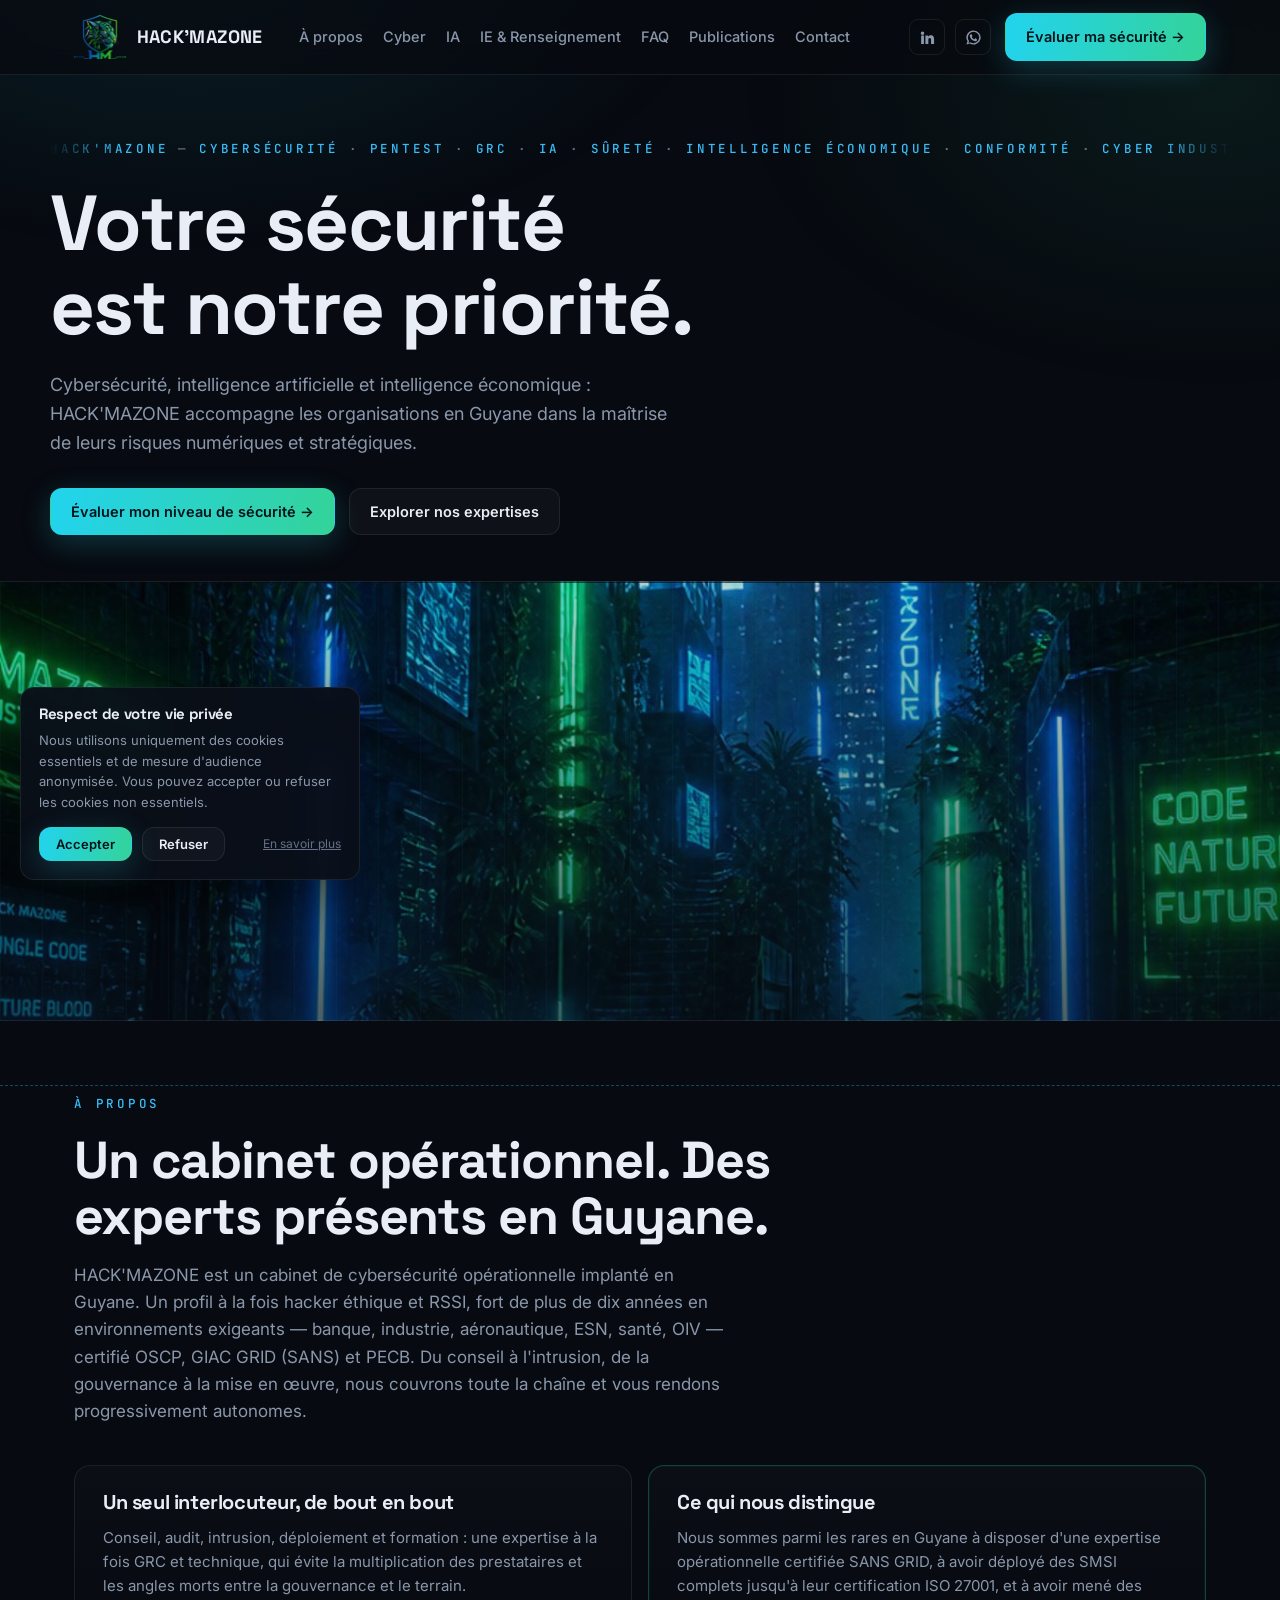
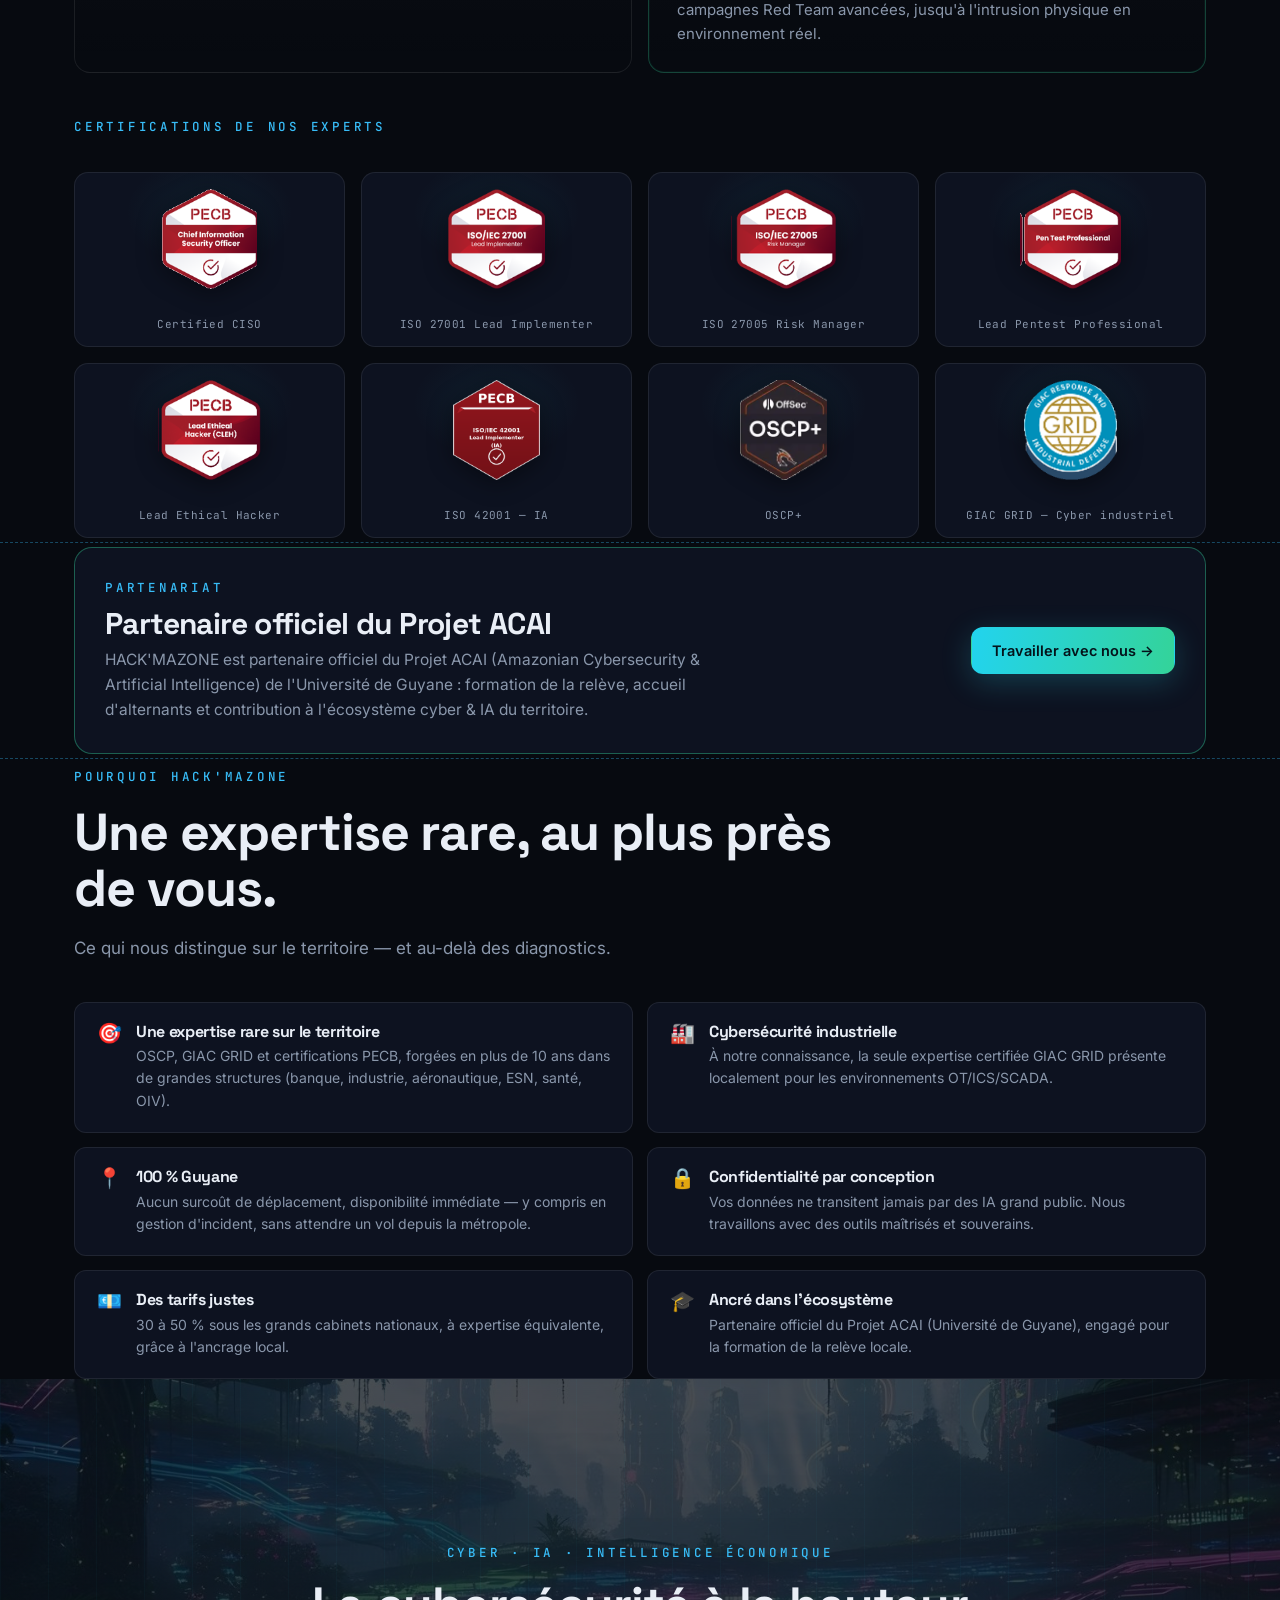
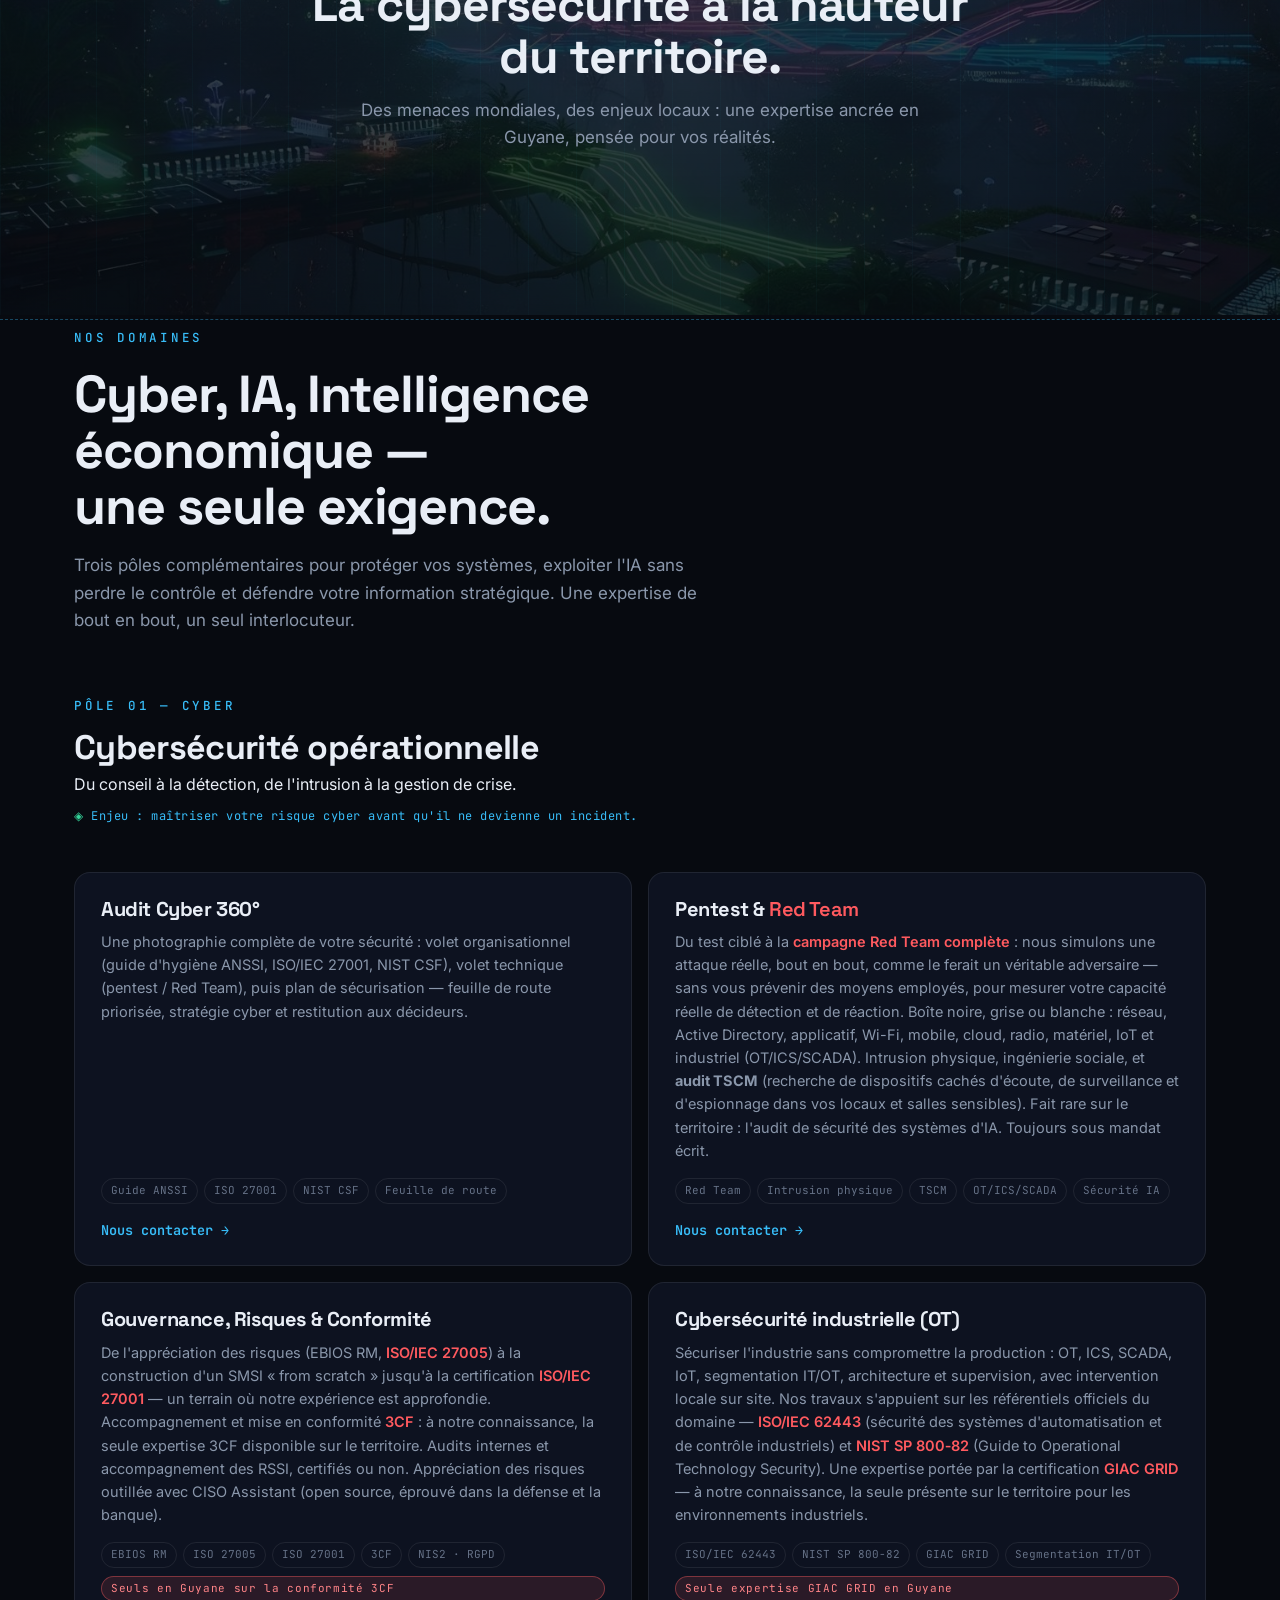
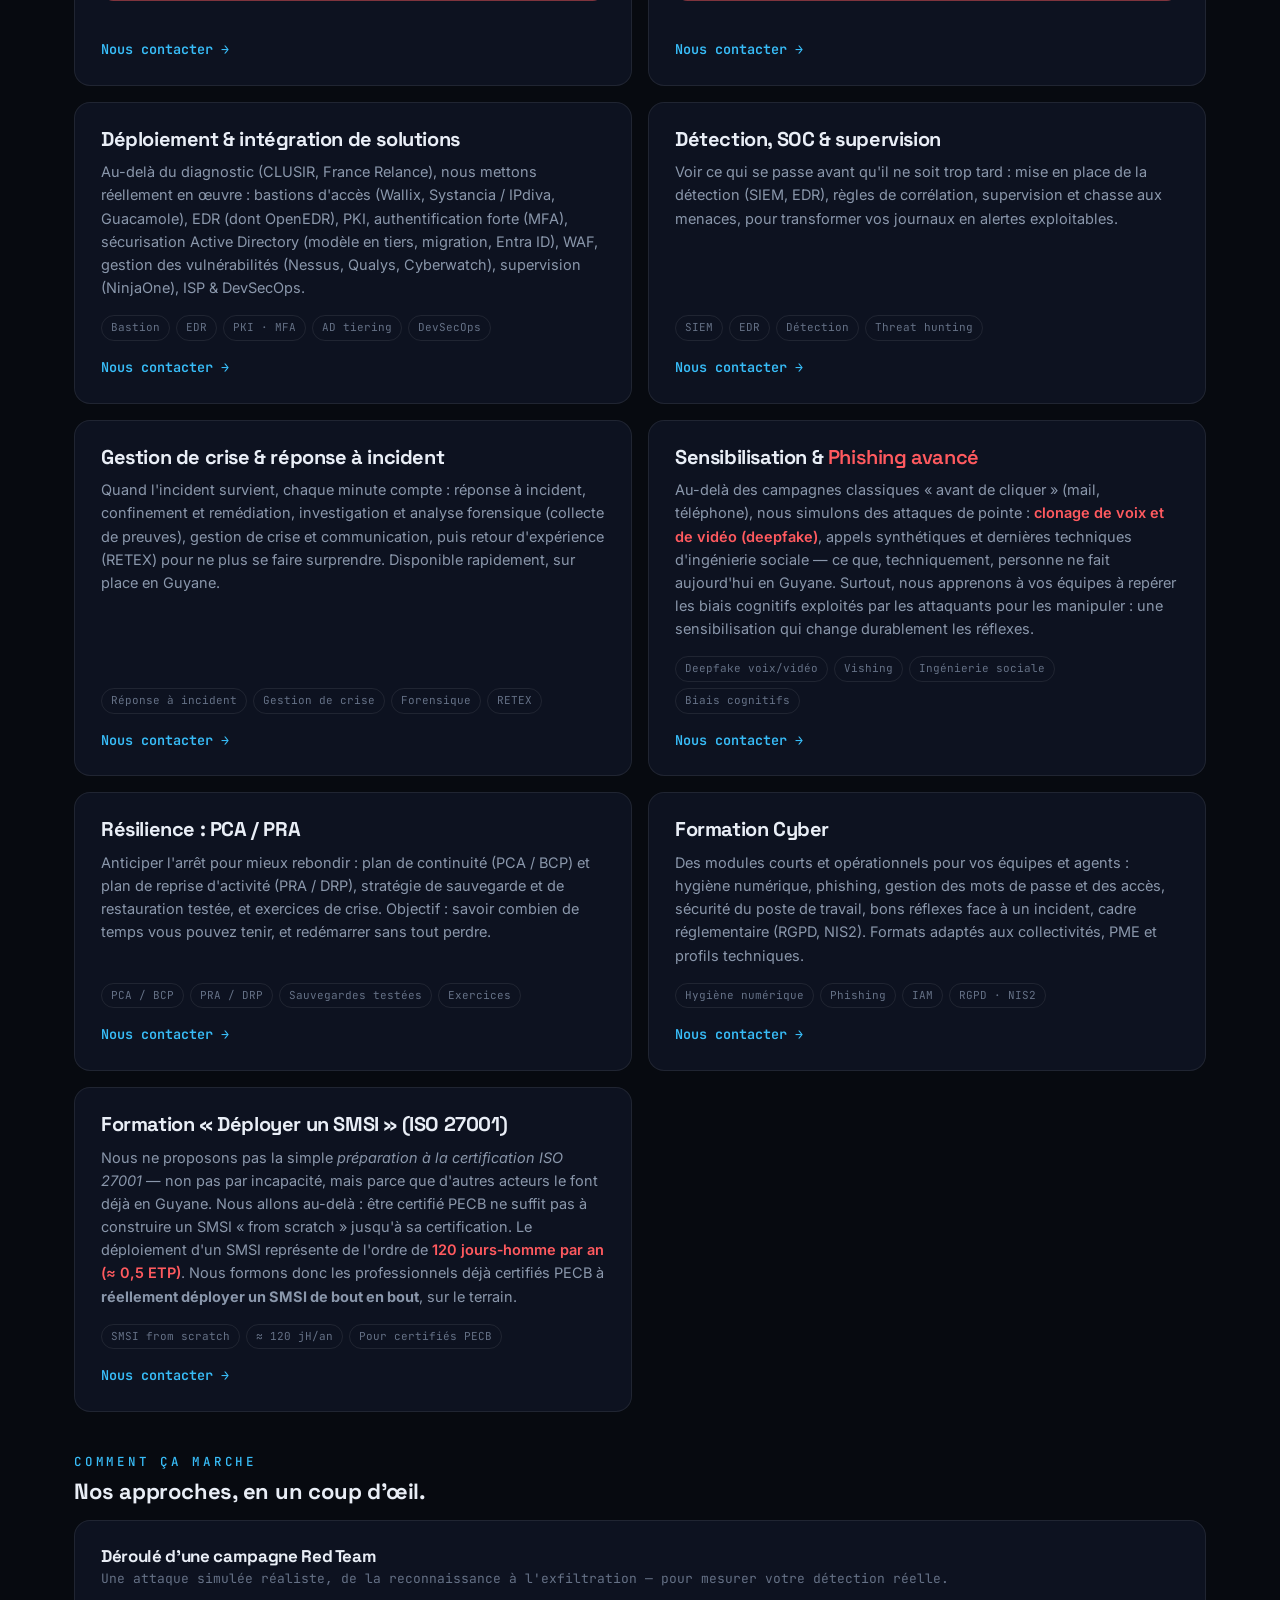
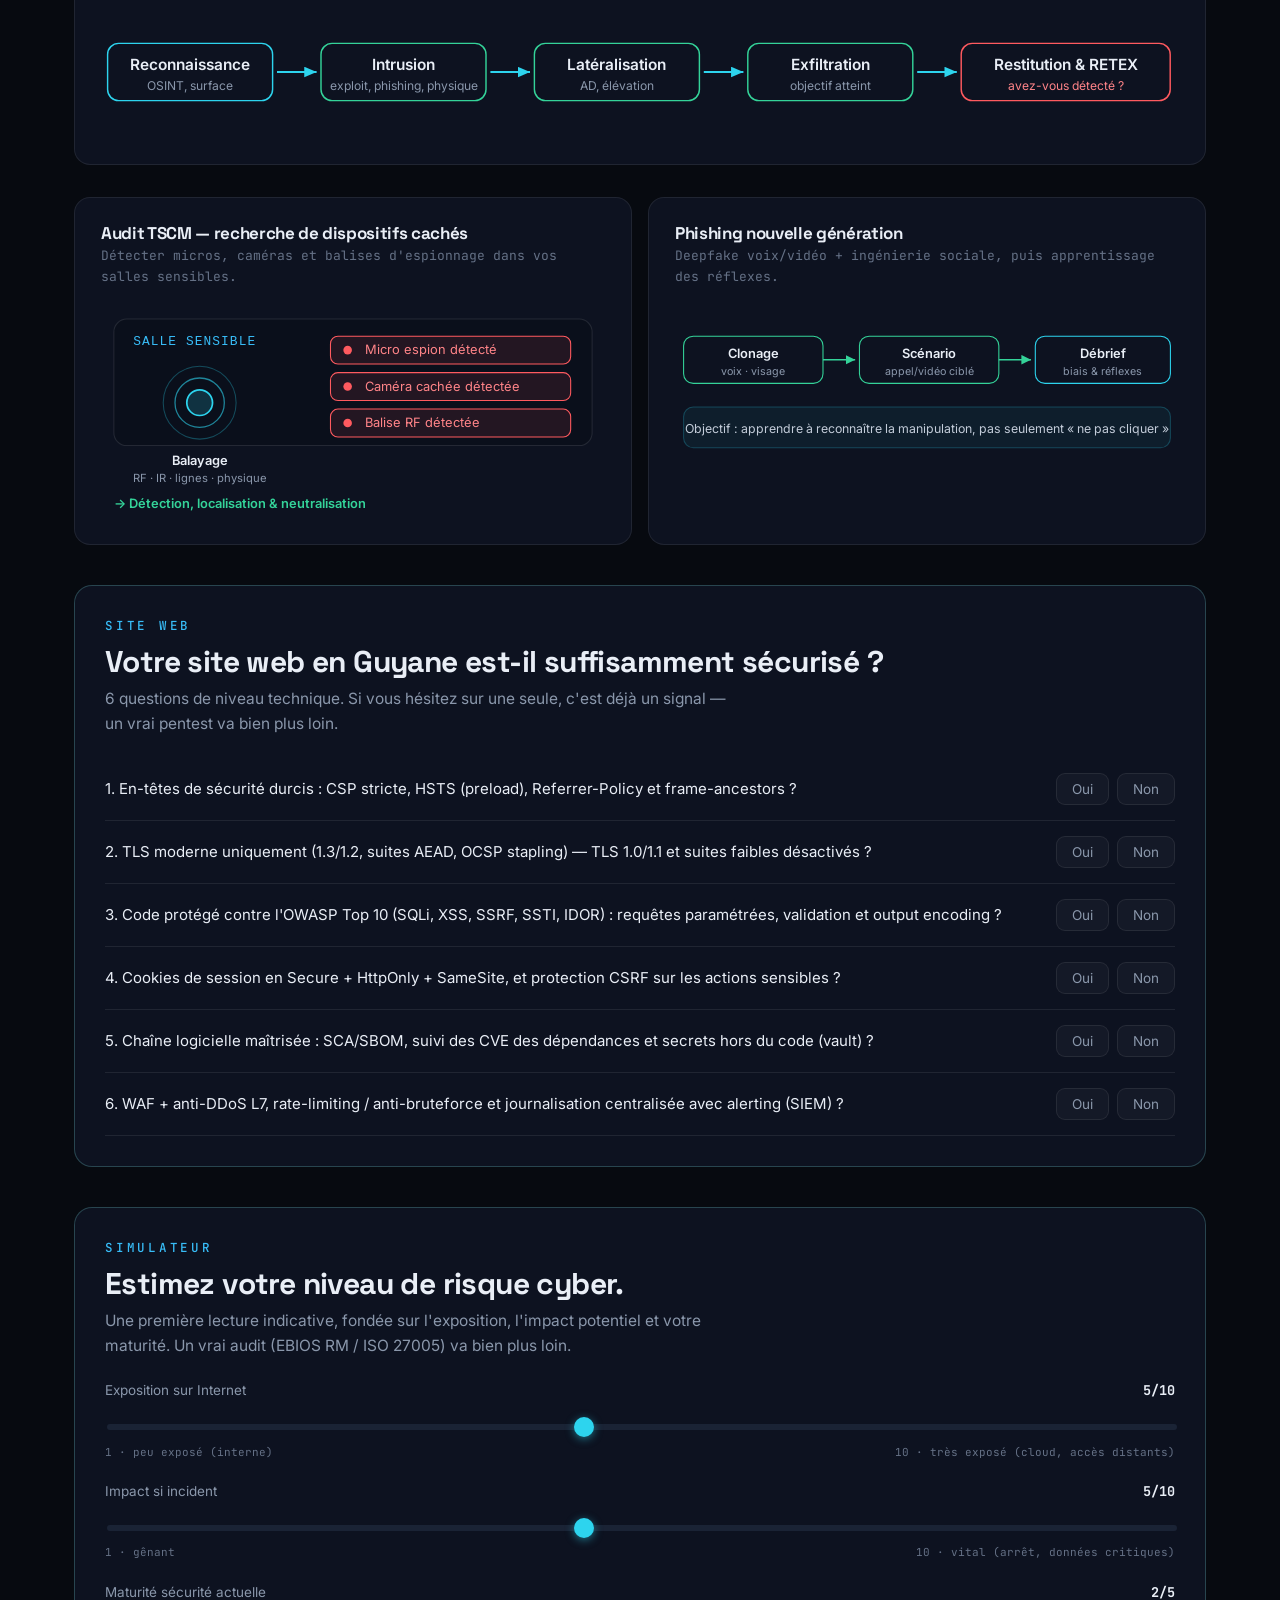
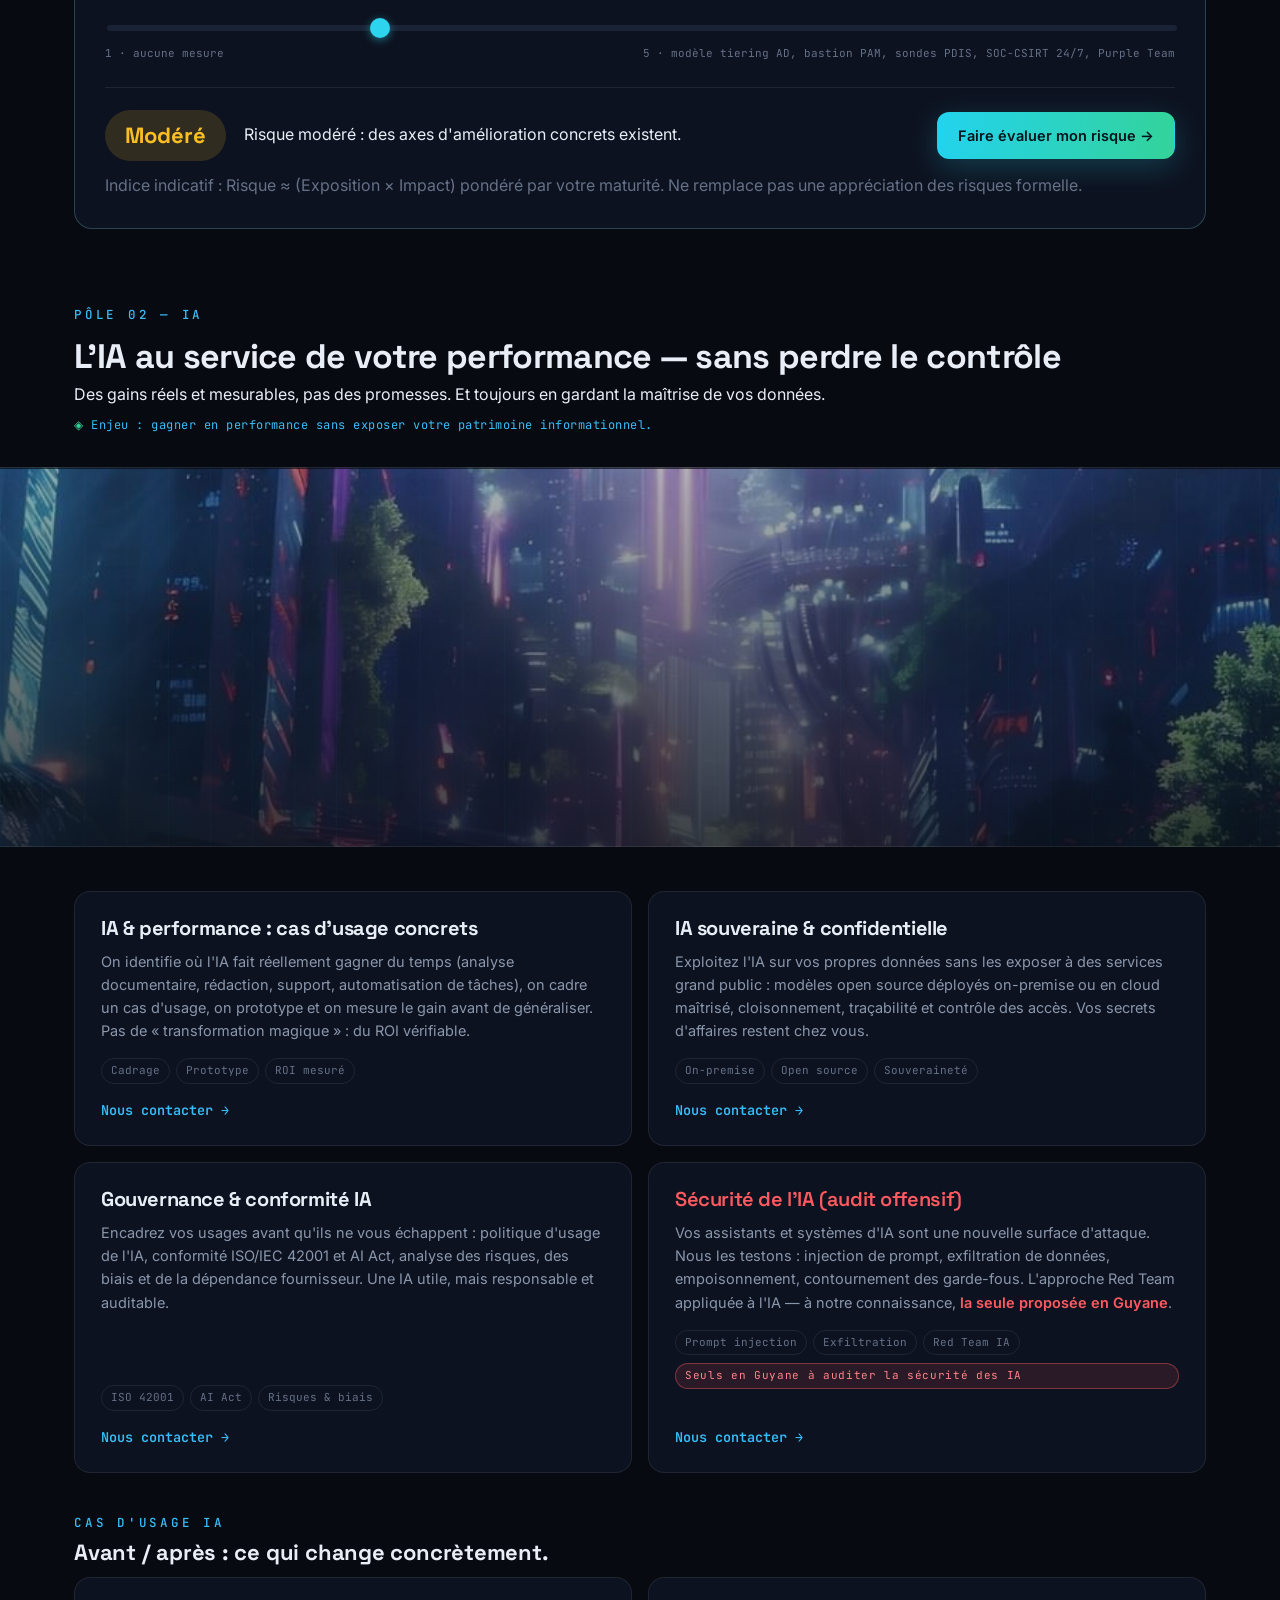
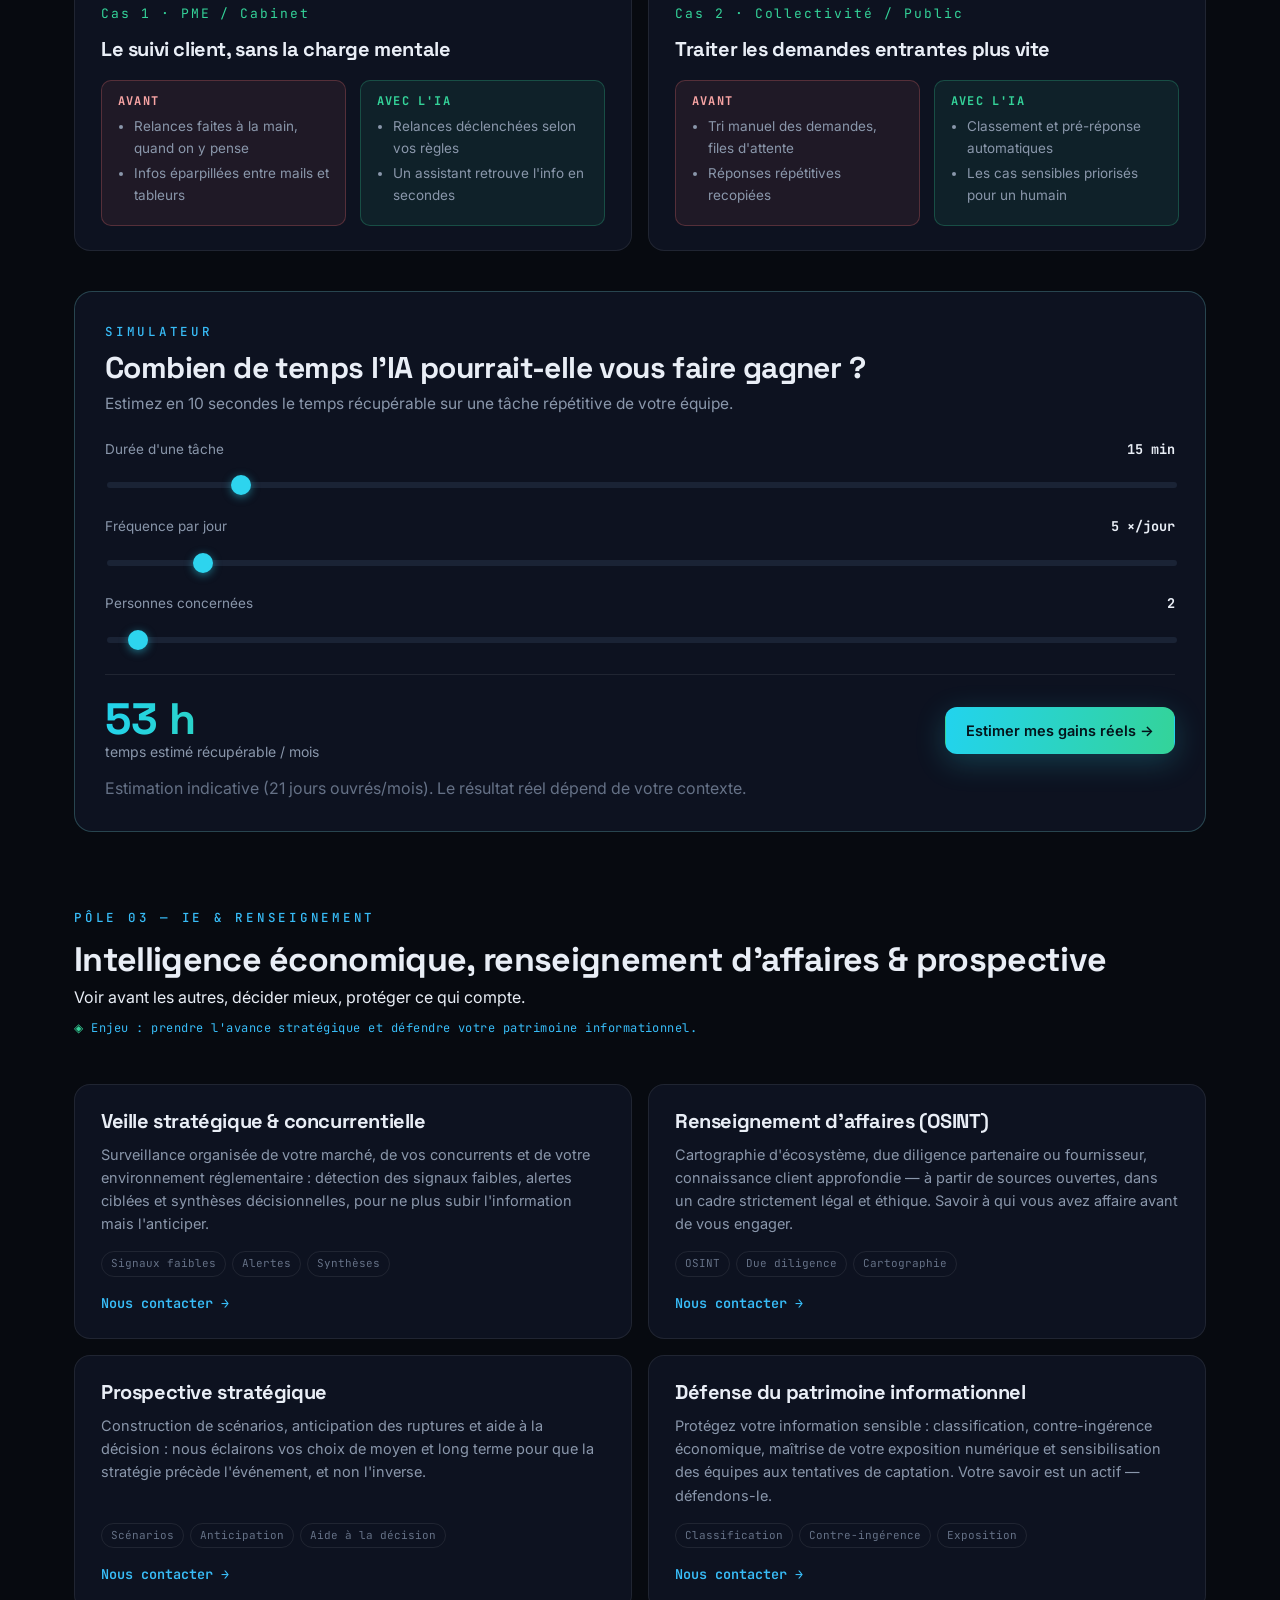
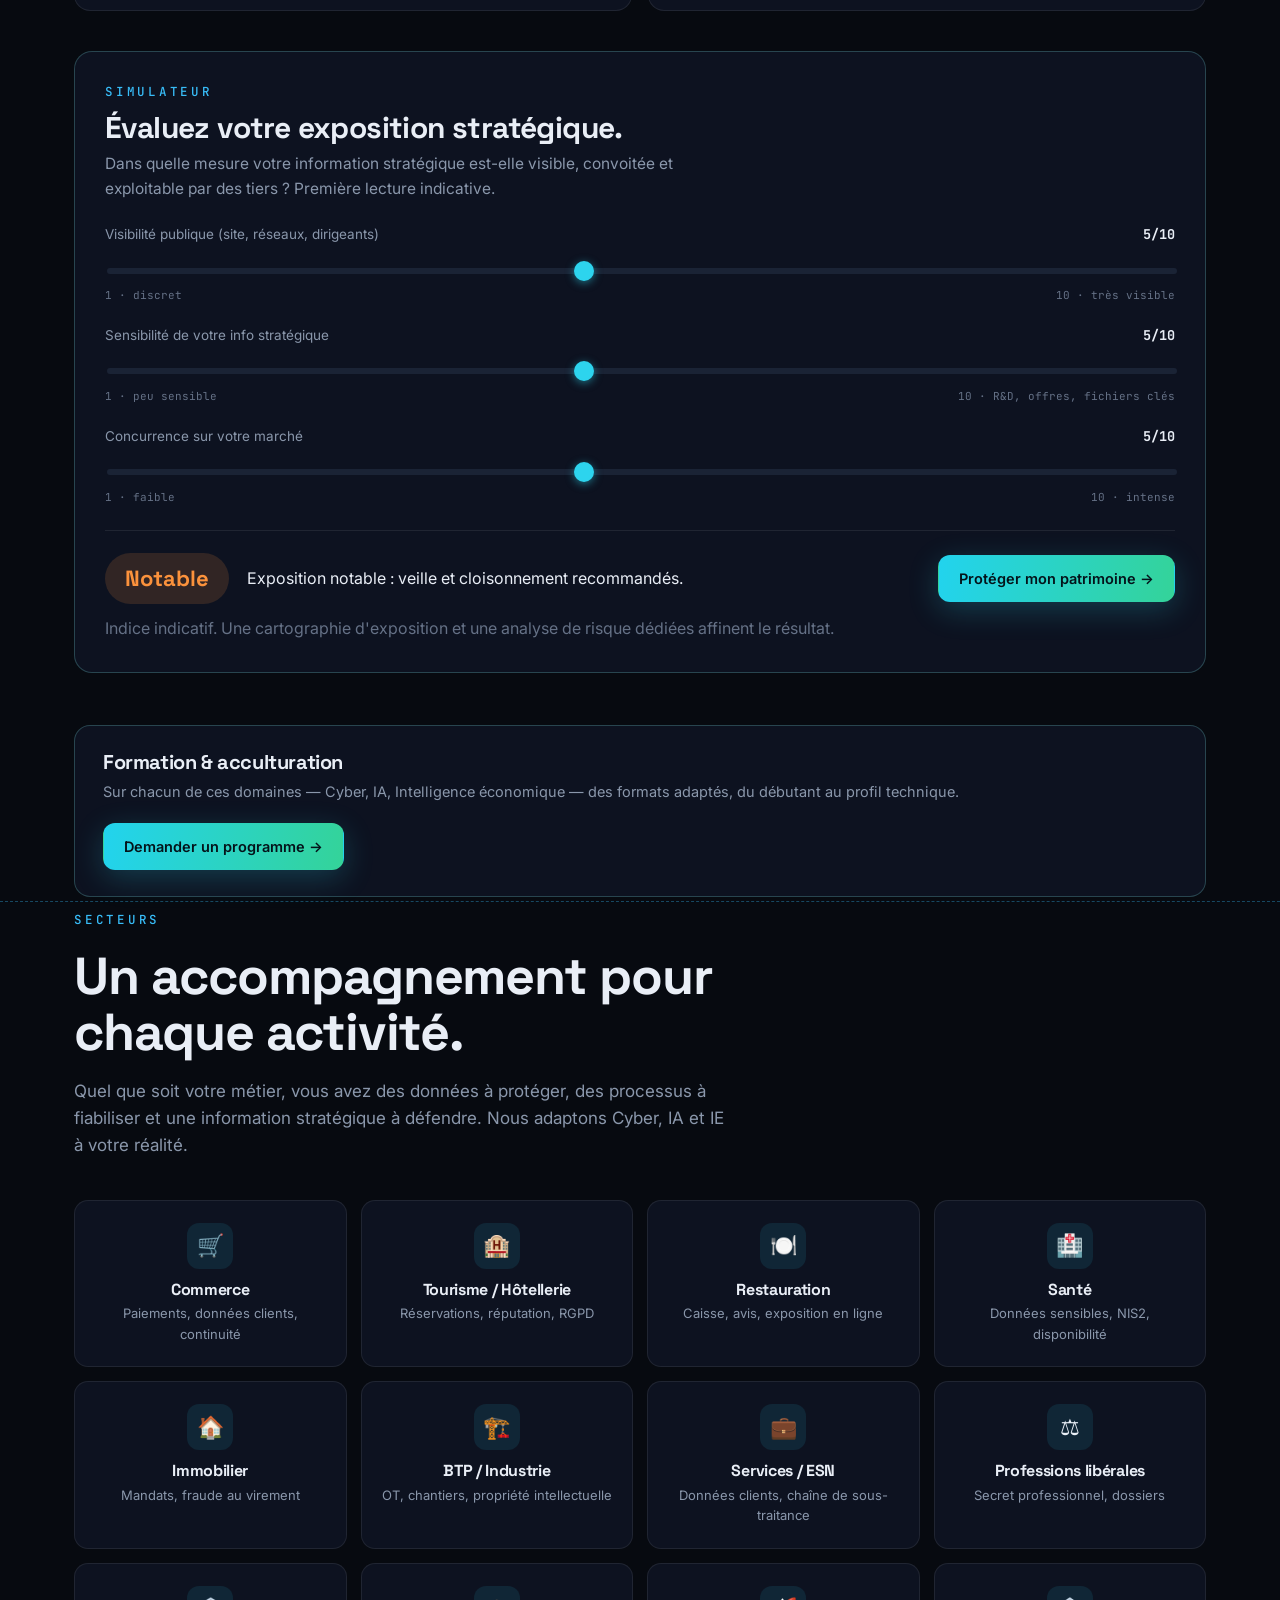
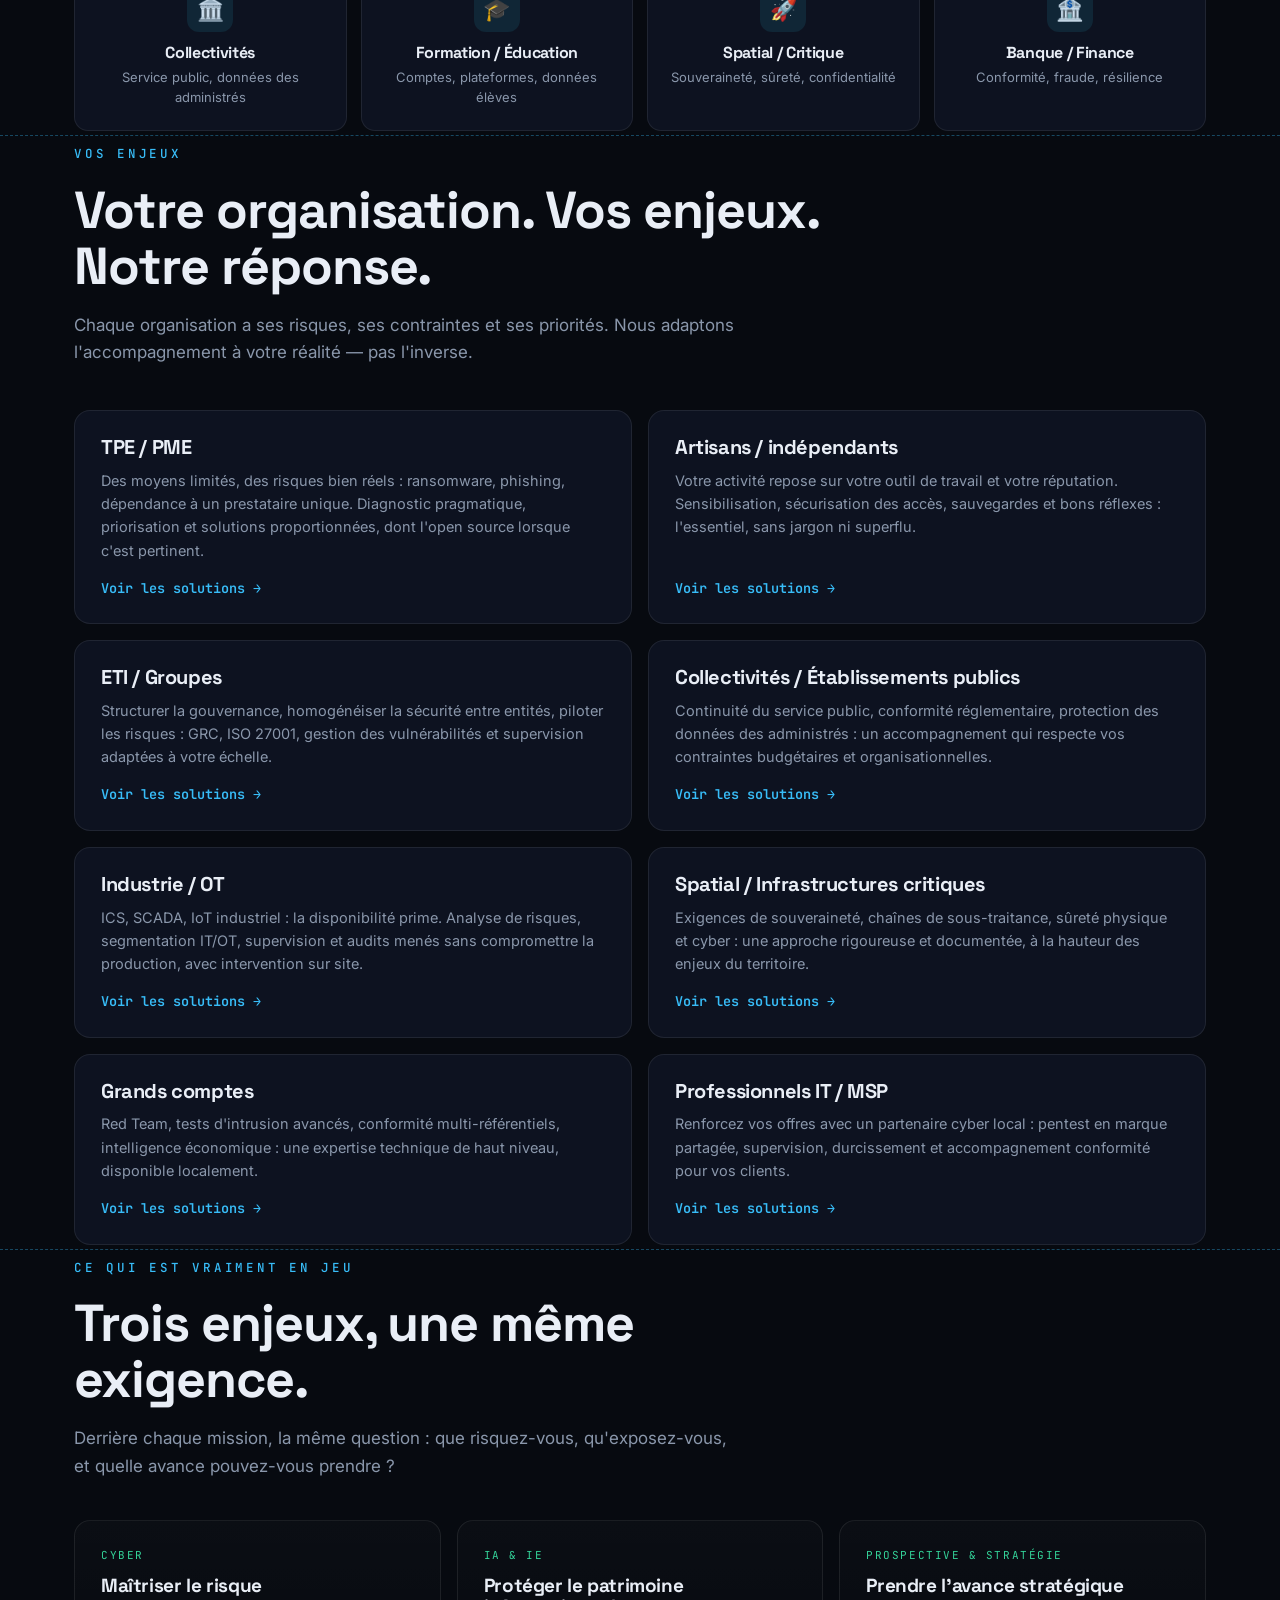
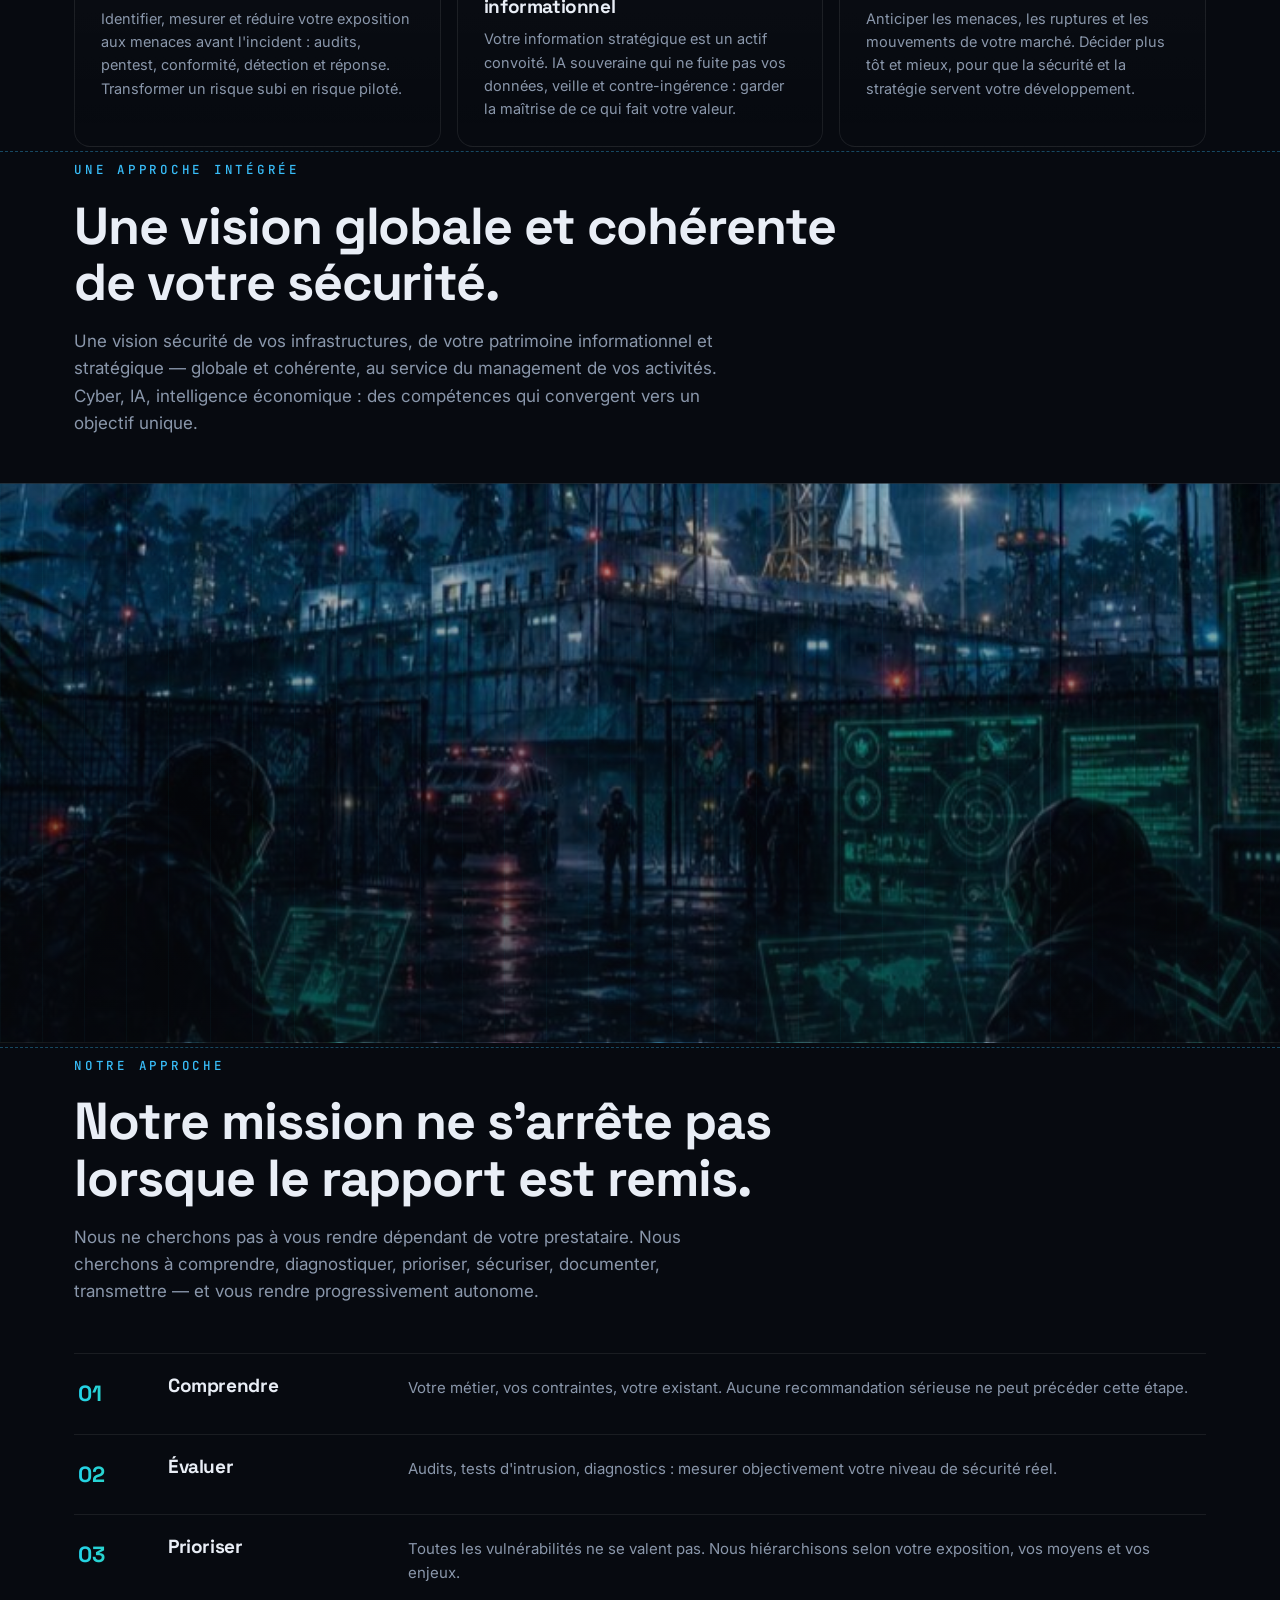
<file: index.html>
<!doctype html>
<html lang="fr">
<head>
<meta charset="utf-8" />
<meta name="viewport" content="width=device-width, initial-scale=1" />
<title>HACK'MAZONE — Cybersécurité, IA & Intelligence économique en Guyane</title>
<meta name="description" content="HACK'MAZONE : cybersécurité opérationnelle, intelligence artificielle et intelligence économique en Guyane. Audit Cyber 360, pentest & Red Team, ISO 27001/NIS2, OT, réponse à incident, IA souveraine, veille & renseignement d'affaires. Expert OSCP, GIAC GRID, PECB." />
<meta name="theme-color" content="#070a10" />
<meta property="og:type" content="website" />
<meta property="og:title" content="HACK'MAZONE — Cyber · IA · Intelligence économique en Guyane" />
<meta property="og:description" content="Cybersécurité, IA souveraine, intelligence économique. Des experts présents en Guyane." />
<meta property="og:url" content="https://hackmazone.fr" />
<meta property="og:image" content="assets/logo-full.png" />
<link rel="icon" href="assets/logo-mark.png" />
<link rel="preconnect" href="https://fonts.googleapis.com" />
<link rel="preconnect" href="https://fonts.gstatic.com" crossorigin />
<link href="https://fonts.googleapis.com/css2?family=Space+Grotesk:wght@400;500;600;700&family=Inter:wght@400;500;600&family=JetBrains+Mono:wght@400;500;600&display=swap" rel="stylesheet" />
<link rel="stylesheet" href="style.css" />
</head>
<body>

<header>
  <div class="wrap nav">
    <a class="brand" href="#top">
      <img src="assets/logo-mark.png" alt="HACK'MAZONE" style="height:44px;width:auto" />
      HACK'MAZONE
    </a>
    <nav class="nav-links" id="menu">
      <a href="#apropos">À propos</a>
      <a href="#cyber">Cyber</a>
      <a href="#ia">IA</a>
      <a href="#ie">IE &amp; Renseignement</a>
      <a href="#faq">FAQ</a>
      <a href="publications.html">Publications</a>
      <a href="#contact">Contact</a>
    </nav>
    <div class="nav-right">
      <div class="socials">
        <a href="https://www.linkedin.com/in/hackmazone" target="_blank" rel="noopener" aria-label="LinkedIn" title="LinkedIn">
          <svg viewBox="0 0 24 24" fill="currentColor"><path d="M4.98 3.5a2.5 2.5 0 11-.02 5 2.5 2.5 0 01.02-5zM3 9h4v12H3zM9 9h3.8v1.7h.05c.53-1 1.8-2 3.7-2 4 0 4.75 2.6 4.75 6V21H17v-5.3c0-1.3 0-2.9-1.8-2.9s-2 1.4-2 2.8V21H9z"/></svg>
        </a>
        <a href="https://wa.me/594694373296" target="_blank" rel="noopener" aria-label="WhatsApp" title="WhatsApp">
          <svg viewBox="0 0 24 24" fill="currentColor"><path d="M12 2a10 10 0 00-8.5 15.3L2 22l4.8-1.5A10 10 0 1012 2zm0 18a8 8 0 01-4.1-1.1l-.3-.2-2.8.9.9-2.7-.2-.3A8 8 0 1112 20zm4.4-6c-.2-.1-1.4-.7-1.6-.8s-.4-.1-.6.1-.6.8-.8 1-.3.2-.5.1a6.5 6.5 0 01-3.2-2.8c-.2-.4.2-.4.6-1.2.1-.2 0-.3 0-.5s-.6-1.5-.8-2-.4-.4-.6-.4h-.5a1 1 0 00-.7.3c-.2.2-.9.9-.9 2.2s.9 2.5 1 2.7 1.8 2.8 4.4 3.9c1.6.7 2.2.7 3 .6.5 0 1.4-.6 1.6-1.1s.2-1 .1-1.1-.2-.2-.4-.3z"/></svg>
        </a>
      </div>
      <a href="#contact" class="btn btn-primary">Évaluer ma sécurité →</a>
    </div>
    <button class="burger" id="burger" aria-label="Menu">☰</button>
  </div>
</header>

<main id="top">

<!-- HERO -->
<section class="hero wrap">
  <div class="ticker eyebrow">
    <span><b>HACK'MAZONE</b><em>—</em>CYBERSÉCURITÉ<em>·</em>PENTEST<em>·</em>GRC<em>·</em>IA<em>·</em>SÛRETÉ<em>·</em>INTELLIGENCE ÉCONOMIQUE<em>·</em>CONFORMITÉ<em>·</em>CYBER INDUSTRIEL<em>·</em><b>HACK'MAZONE</b><em>—</em>CYBERSÉCURITÉ<em>·</em>PENTEST<em>·</em>GRC<em>·</em>IA<em>·</em>SÛRETÉ<em>·</em>INTELLIGENCE ÉCONOMIQUE<em>·</em>CONFORMITÉ<em>·</em>CYBER INDUSTRIEL<em>·</em></span>
  </div>
  <h1>Votre sécurité<br>est notre priorité.</h1>
  <p class="lead">Cybersécurité, intelligence artificielle et intelligence économique : HACK'MAZONE accompagne les organisations en Guyane dans la maîtrise de leurs risques numériques et stratégiques.</p>
  <div class="cta-row">
    <a href="#contact" class="btn btn-primary">Évaluer mon niveau de sécurité →</a>
    <a href="#expertises" class="btn btn-ghost">Explorer nos expertises</a>
  </div>
  <div class="media bleed" role="img" aria-label="Infrastructure numérique sécurisée en Guyane"></div>
</section>

<hr class="dash">

<!-- À PROPOS + CERTIFS -->
<section id="apropos" class="wrap">
  <div class="sec-head reveal">
    <span class="eyebrow">À propos</span>
    <h2>Un cabinet opérationnel. Des experts présents en Guyane.</h2>
    <p class="lead">HACK'MAZONE est un cabinet de cybersécurité opérationnelle implanté en Guyane. Un profil à la fois hacker éthique et RSSI, fort de plus de dix années en environnements exigeants — banque, industrie, aéronautique, ESN, santé, OIV — certifié OSCP, GIAC GRID (SANS) et PECB. Du conseil à l'intrusion, de la gouvernance à la mise en œuvre, nous couvrons toute la chaîne et vous rendons progressivement autonomes.</p>
  </div>

  <div class="about-cards">
    <div class="icard reveal">
      <h3>Un seul interlocuteur, de bout en bout</h3>
      <p>Conseil, audit, intrusion, déploiement et formation : une expertise à la fois GRC et technique, qui évite la multiplication des prestataires et les angles morts entre la gouvernance et le terrain.</p>
    </div>
    <div class="icard icard--accent reveal">
      <h3>Ce qui nous distingue</h3>
      <p>Nous sommes parmi les rares en Guyane à disposer d'une expertise opérationnelle certifiée SANS GRID, à avoir déployé des SMSI complets jusqu'à leur certification ISO 27001, et à avoir mené des campagnes Red Team avancées, jusqu'à l'intrusion physique en environnement réel.</p>
    </div>
  </div>

  <div style="margin-top:40px">
    <span class="eyebrow">Certifications de nos experts</span>
    <div class="badges reveal">
      <a class="badge" href="LIEN_VERIF_CISO" target="_blank" rel="noopener"><div class="pic"><img src="assets/badges/pecb-ciso.png" alt="PECB Certified CISO"></div><span class="cap">Certified CISO</span></a>
      <a class="badge" href="LIEN_VERIF_27001" target="_blank" rel="noopener"><div class="pic"><img src="assets/badges/pecb-27001.png" alt="PECB ISO/IEC 27001 Lead Implementer"></div><span class="cap">ISO 27001 Lead Implementer</span></a>
      <a class="badge" href="LIEN_VERIF_27005" target="_blank" rel="noopener"><div class="pic"><img src="assets/badges/pecb-27005.png" alt="PECB ISO/IEC 27005 Risk Manager"></div><span class="cap">ISO 27005 Risk Manager</span></a>
      <a class="badge" href="LIEN_VERIF_PENTEST" target="_blank" rel="noopener"><div class="pic"><img src="assets/badges/pecb-pentest.png" alt="PECB Lead Pentest Professional"></div><span class="cap">Lead Pentest Professional</span></a>
      <a class="badge" href="LIEN_VERIF_CLEH" target="_blank" rel="noopener"><div class="pic"><img src="assets/badges/pecb-cleh.png" alt="PECB Lead Ethical Hacker"></div><span class="cap">Lead Ethical Hacker</span></a>
      <a class="badge" href="LIEN_VERIF_42001" target="_blank" rel="noopener"><div class="pic"><img src="assets/badges/pecb-42001.png" alt="PECB ISO/IEC 42001 — Management de l'IA"></div><span class="cap">ISO 42001 — IA</span></a>
      <a class="badge" href="LIEN_VERIF_OSCP" target="_blank" rel="noopener"><div class="pic"><img src="assets/badges/oscp.png" alt="OffSec OSCP+"></div><span class="cap">OSCP+</span></a>
      <a class="badge" href="LIEN_VERIF_GRID" target="_blank" rel="noopener"><div class="pic"><img src="assets/badges/sans-grid.png" alt="GIAC SANS GRID"></div><span class="cap">GIAC GRID — Cyber industriel</span></a>
    </div>
  </div>
</section>

<hr class="dash">

<!-- PARTENARIAT ACAI -->
<section class="wrap">
  <div class="tool reveal" style="display:flex;justify-content:space-between;align-items:center;gap:26px;flex-wrap:wrap;border-color:rgba(52,211,153,.4);margin-top:0">
    <div style="flex:1;min-width:260px">
      <span class="eyebrow">Partenariat</span>
      <h3>Partenaire officiel du Projet ACAI</h3>
      <p class="sub" style="margin-bottom:0">HACK'MAZONE est partenaire officiel du Projet ACAI (Amazonian Cybersecurity &amp; Artificial Intelligence) de l'Université de Guyane : formation de la relève, accueil d'alternants et contribution à l'écosystème cyber &amp; IA du territoire.</p>
    </div>
    <a href="#contact" class="btn btn-primary">Travailler avec nous →</a>
  </div>
</section>

<hr class="dash">

<!-- POURQUOI NOUS -->
<section id="pourquoi" class="wrap">
  <div class="sec-head reveal">
    <span class="eyebrow">Pourquoi HACK'MAZONE</span>
    <h2>Une expertise rare, au plus près de vous.</h2>
    <p class="lead">Ce qui nous distingue sur le territoire — et au-delà des diagnostics.</p>
  </div>
  <div class="why">
    <div class="item reveal"><div class="ic">🎯</div><div><h3>Une expertise rare sur le territoire</h3><p>OSCP, GIAC GRID et certifications PECB, forgées en plus de 10 ans dans de grandes structures (banque, industrie, aéronautique, ESN, santé, OIV).</p></div></div>
    <div class="item reveal"><div class="ic">🏭</div><div><h3>Cybersécurité industrielle</h3><p>À notre connaissance, la seule expertise certifiée GIAC GRID présente localement pour les environnements OT/ICS/SCADA.</p></div></div>
    <div class="item reveal"><div class="ic">📍</div><div><h3>100 % Guyane</h3><p>Aucun surcoût de déplacement, disponibilité immédiate — y compris en gestion d'incident, sans attendre un vol depuis la métropole.</p></div></div>
    <div class="item reveal"><div class="ic">🔒</div><div><h3>Confidentialité par conception</h3><p>Vos données ne transitent jamais par des IA grand public. Nous travaillons avec des outils maîtrisés et souverains.</p></div></div>
    <div class="item reveal"><div class="ic">💶</div><div><h3>Des tarifs justes</h3><p>30 à 50 % sous les grands cabinets nationaux, à expertise équivalente, grâce à l'ancrage local.</p></div></div>
    <div class="item reveal"><div class="ic">🎓</div><div><h3>Ancré dans l'écosystème</h3><p>Partenaire officiel du Projet ACAI (Université de Guyane), engagé pour la formation de la relève locale.</p></div></div>
  </div>
</section>

<!-- SECTION-TITRE BANDEAU (respiration) -->
<section class="titleband bleed" role="img" aria-label="Cité cyber-jungle amazonienne">
  <div class="inner">
    <span class="eyebrow">Cyber · IA · Intelligence économique</span>
    <h2>La cybersécurité à la hauteur du territoire.</h2>
    <p>Des menaces mondiales, des enjeux locaux : une expertise ancrée en Guyane, pensée pour vos réalités.</p>
  </div>
</section>

<hr class="dash">

<!-- EXPERTISES — 3 PÔLES -->
<section id="expertises" class="wrap">
  <div class="sec-head reveal">
    <span class="eyebrow">Nos domaines</span>
    <h2>Cyber, IA, Intelligence économique —<br>une seule exigence.</h2>
    <p class="lead">Trois pôles complémentaires pour protéger vos systèmes, exploiter l'IA sans perdre le contrôle et défendre votre information stratégique. Une expertise de bout en bout, un seul interlocuteur.</p>
  </div>

  <!-- PÔLE CYBER -->
  <div id="cyber" style="margin-top:58px">
    <span class="eyebrow">Pôle 01 — Cyber</span>
    <h3 style="font-size:clamp(24px,3.4vw,34px);margin:12px 0 6px">Cybersécurité opérationnelle</h3>
    <p class="lead" style="margin-bottom:4px">Du conseil à la détection, de l'intrusion à la gestion de crise.</p>
    <div class="stake">Enjeu : maîtriser votre risque cyber avant qu'il ne devienne un incident.</div>
    <div class="grid-2">
      <div class="card reveal"><h3>Audit Cyber 360°</h3><p>Une photographie complète de votre sécurité : volet organisationnel (guide d'hygiène ANSSI, ISO/IEC 27001, NIST CSF), volet technique (pentest / Red Team), puis plan de sécurisation — feuille de route priorisée, stratégie cyber et restitution aux décideurs.</p><div class="chips"><span>Guide ANSSI</span><span>ISO 27001</span><span>NIST CSF</span><span>Feuille de route</span></div><a href="#contact" class="more">Nous contacter →</a></div>
      <div class="card reveal"><h3>Pentest &amp; <span class="hot">Red Team</span></h3><p>Du test ciblé à la <span class="hot">campagne Red Team complète</span> : nous simulons une attaque réelle, bout en bout, comme le ferait un véritable adversaire — sans vous prévenir des moyens employés, pour mesurer votre capacité réelle de détection et de réaction. Boîte noire, grise ou blanche : réseau, Active Directory, applicatif, Wi-Fi, mobile, cloud, radio, matériel, IoT et industriel (OT/ICS/SCADA). Intrusion physique, ingénierie sociale, et <strong>audit TSCM</strong> (recherche de dispositifs cachés d'écoute, de surveillance et d'espionnage dans vos locaux et salles sensibles). Fait rare sur le territoire : l'audit de sécurité des systèmes d'IA. Toujours sous mandat écrit.</p><div class="chips"><span>Red Team</span><span>Intrusion physique</span><span>TSCM</span><span>OT/ICS/SCADA</span><span>Sécurité IA</span></div><a href="#contact" class="more">Nous contacter →</a></div>
      <div class="card reveal"><h3>Gouvernance, Risques &amp; Conformité</h3><p>De l'appréciation des risques (EBIOS RM, <span class="hot">ISO/IEC 27005</span>) à la construction d'un SMSI « from scratch » jusqu'à la certification <span class="hot">ISO/IEC 27001</span> — un terrain où notre expérience est approfondie. Accompagnement et mise en conformité <span class="hot">3CF</span> : à notre connaissance, la seule expertise 3CF disponible sur le territoire. Audits internes et accompagnement des RSSI, certifiés ou non. Appréciation des risques outillée avec CISO Assistant (open source, éprouvé dans la défense et la banque).</p><div class="chips"><span>EBIOS RM</span><span>ISO 27005</span><span>ISO 27001</span><span>3CF</span><span>NIS2 · RGPD</span></div><span class="hot-badge">Seuls en Guyane sur la conformité 3CF</span><br><a href="#contact" class="more" style="margin-top:12px">Nous contacter →</a></div>
      <div class="card reveal"><h3>Cybersécurité industrielle (OT)</h3><p>Sécuriser l'industrie sans compromettre la production : OT, ICS, SCADA, IoT, segmentation IT/OT, architecture et supervision, avec intervention locale sur site. Nos travaux s'appuient sur les référentiels officiels du domaine — <span class="hot">ISO/IEC 62443</span> (sécurité des systèmes d'automatisation et de contrôle industriels) et <span class="hot">NIST SP 800‑82</span> (Guide to Operational Technology Security). Une expertise portée par la certification <span class="hot">GIAC GRID</span> — à notre connaissance, la seule présente sur le territoire pour les environnements industriels.</p><div class="chips"><span>ISO/IEC 62443</span><span>NIST SP 800‑82</span><span>GIAC GRID</span><span>Segmentation IT/OT</span></div><span class="hot-badge">Seule expertise GIAC GRID en Guyane</span><br><a href="#contact" class="more" style="margin-top:12px">Nous contacter →</a></div>
      <div class="card reveal"><h3>Déploiement &amp; intégration de solutions</h3><p>Au-delà du diagnostic (CLUSIR, France Relance), nous mettons réellement en œuvre : bastions d'accès (Wallix, Systancia / IPdiva, Guacamole), EDR (dont OpenEDR), PKI, authentification forte (MFA), sécurisation Active Directory (modèle en tiers, migration, Entra ID), WAF, gestion des vulnérabilités (Nessus, Qualys, Cyberwatch), supervision (NinjaOne), ISP &amp; DevSecOps.</p><div class="chips"><span>Bastion</span><span>EDR</span><span>PKI · MFA</span><span>AD tiering</span><span>DevSecOps</span></div><a href="#contact" class="more">Nous contacter →</a></div>
      <div class="card reveal"><h3>Détection, SOC &amp; supervision</h3><p>Voir ce qui se passe avant qu'il ne soit trop tard : mise en place de la détection (SIEM, EDR), règles de corrélation, supervision et chasse aux menaces, pour transformer vos journaux en alertes exploitables.</p><div class="chips"><span>SIEM</span><span>EDR</span><span>Détection</span><span>Threat hunting</span></div><a href="#contact" class="more">Nous contacter →</a></div>
      <div class="card reveal"><h3>Gestion de crise &amp; réponse à incident</h3><p>Quand l'incident survient, chaque minute compte : réponse à incident, confinement et remédiation, investigation et analyse forensique (collecte de preuves), gestion de crise et communication, puis retour d'expérience (RETEX) pour ne plus se faire surprendre. Disponible rapidement, sur place en Guyane.</p><div class="chips"><span>Réponse à incident</span><span>Gestion de crise</span><span>Forensique</span><span>RETEX</span></div><a href="#contact" class="more">Nous contacter →</a></div>
      <div class="card reveal"><h3>Sensibilisation &amp; <span class="hot">Phishing avancé</span></h3><p>Au-delà des campagnes classiques « avant de cliquer » (mail, téléphone), nous simulons des attaques de pointe : <span class="hot">clonage de voix et de vidéo (deepfake)</span>, appels synthétiques et dernières techniques d'ingénierie sociale — ce que, techniquement, personne ne fait aujourd'hui en Guyane. Surtout, nous apprenons à vos équipes à repérer les biais cognitifs exploités par les attaquants pour les manipuler : une sensibilisation qui change durablement les réflexes.</p><div class="chips"><span>Deepfake voix/vidéo</span><span>Vishing</span><span>Ingénierie sociale</span><span>Biais cognitifs</span></div><a href="#contact" class="more">Nous contacter →</a></div>

      <div class="card reveal"><h3>Résilience : PCA / PRA</h3><p>Anticiper l'arrêt pour mieux rebondir : plan de continuité (PCA / BCP) et plan de reprise d'activité (PRA / DRP), stratégie de sauvegarde et de restauration testée, et exercices de crise. Objectif : savoir combien de temps vous pouvez tenir, et redémarrer sans tout perdre.</p><div class="chips"><span>PCA / BCP</span><span>PRA / DRP</span><span>Sauvegardes testées</span><span>Exercices</span></div><a href="#contact" class="more">Nous contacter →</a></div>

      <div class="card reveal"><h3>Formation Cyber</h3><p>Des modules courts et opérationnels pour vos équipes et agents : hygiène numérique, phishing, gestion des mots de passe et des accès, sécurité du poste de travail, bons réflexes face à un incident, cadre réglementaire (RGPD, NIS2). Formats adaptés aux collectivités, PME et profils techniques.</p><div class="chips"><span>Hygiène numérique</span><span>Phishing</span><span>IAM</span><span>RGPD · NIS2</span></div><a href="#contact" class="more">Nous contacter →</a></div>

      <div class="card reveal"><h3>Formation « Déployer un SMSI » (ISO 27001)</h3><p>Nous ne proposons pas la simple <em>préparation à la certification ISO 27001</em> — non pas par incapacité, mais parce que d'autres acteurs le font déjà en Guyane. Nous allons au-delà : être certifié PECB ne suffit pas à construire un SMSI « from scratch » jusqu'à sa certification. Le déploiement d'un SMSI représente de l'ordre de <span class="hot">120 jours‑homme par an (≈ 0,5 ETP)</span>. Nous formons donc les professionnels déjà certifiés PECB à <strong>réellement déployer un SMSI de bout en bout</strong>, sur le terrain.</p><div class="chips"><span>SMSI from scratch</span><span>≈ 120 jH/an</span><span>Pour certifiés PECB</span></div><a href="#contact" class="more">Nous contacter →</a></div>
    </div>

    <!-- SCHÉMAS -->
    <div class="subhead reveal"><span class="eyebrow">Comment ça marche</span><h4>Nos approches, en un coup d'œil.</h4></div>

    <div class="diagram reveal">
      <h4>Déroulé d'une campagne Red Team</h4>
      <div class="cap">Une attaque simulée réaliste, de la reconnaissance à l'exfiltration — pour mesurer votre détection réelle.</div>
      <svg viewBox="0 0 980 120" xmlns="http://www.w3.org/2000/svg" font-family="Inter, sans-serif">
        <defs><marker id="ar" markerWidth="10" markerHeight="10" refX="7" refY="3" orient="auto"><path d="M0,0 L7,3 L0,6 Z" fill="#2dd4ee"/></marker></defs>
        <!-- steps -->
        <g>
          <rect x="6" y="34" width="150" height="52" rx="10" fill="#0d1220" stroke="#2dd4ee" stroke-width="1.3"/>
          <text x="81" y="58" text-anchor="middle" fill="#e9eef6" font-size="14" font-weight="600">Reconnaissance</text>
          <text x="81" y="76" text-anchor="middle" fill="#8a97ab" font-size="11">OSINT, surface</text>
        </g>
        <line x1="160" y1="60" x2="196" y2="60" stroke="#2dd4ee" stroke-width="1.6" marker-end="url(#ar)"/>
        <g>
          <rect x="200" y="34" width="150" height="52" rx="10" fill="#0d1220" stroke="#34d399" stroke-width="1.3"/>
          <text x="275" y="58" text-anchor="middle" fill="#e9eef6" font-size="14" font-weight="600">Intrusion</text>
          <text x="275" y="76" text-anchor="middle" fill="#8a97ab" font-size="11">exploit, phishing, physique</text>
        </g>
        <line x1="354" y1="60" x2="390" y2="60" stroke="#2dd4ee" stroke-width="1.6" marker-end="url(#ar)"/>
        <g>
          <rect x="394" y="34" width="150" height="52" rx="10" fill="#0d1220" stroke="#34d399" stroke-width="1.3"/>
          <text x="469" y="58" text-anchor="middle" fill="#e9eef6" font-size="14" font-weight="600">Latéralisation</text>
          <text x="469" y="76" text-anchor="middle" fill="#8a97ab" font-size="11">AD, élévation</text>
        </g>
        <line x1="548" y1="60" x2="584" y2="60" stroke="#2dd4ee" stroke-width="1.6" marker-end="url(#ar)"/>
        <g>
          <rect x="588" y="34" width="150" height="52" rx="10" fill="#0d1220" stroke="#34d399" stroke-width="1.3"/>
          <text x="663" y="58" text-anchor="middle" fill="#e9eef6" font-size="14" font-weight="600">Exfiltration</text>
          <text x="663" y="76" text-anchor="middle" fill="#8a97ab" font-size="11">objectif atteint</text>
        </g>
        <line x1="742" y1="60" x2="778" y2="60" stroke="#2dd4ee" stroke-width="1.6" marker-end="url(#ar)"/>
        <g>
          <rect x="782" y="34" width="190" height="52" rx="10" fill="#0d1220" stroke="#ff5a5f" stroke-width="1.3"/>
          <text x="877" y="58" text-anchor="middle" fill="#e9eef6" font-size="14" font-weight="600">Restitution &amp; RETEX</text>
          <text x="877" y="76" text-anchor="middle" fill="#ff8488" font-size="11">avez-vous détecté ?</text>
        </g>
      </svg>
    </div>

    <div class="grid-2" style="margin-top:16px">
      <div class="diagram reveal">
        <h4>Audit TSCM — recherche de dispositifs cachés</h4>
        <div class="cap">Détecter micros, caméras et balises d'espionnage dans vos salles sensibles.</div>
        <svg viewBox="0 0 470 200" xmlns="http://www.w3.org/2000/svg" font-family="Inter, sans-serif">
          <!-- room -->
          <rect x="12" y="14" width="446" height="118" rx="12" fill="#0a0f1b" stroke="rgba(255,255,255,.1)"/>
          <text x="30" y="38" fill="#38bdf8" font-size="12" font-family="monospace" letter-spacing="1">SALLE SENSIBLE</text>
          <!-- radar sweep left -->
          <circle cx="92" cy="92" r="34" fill="none" stroke="#2dd4ee" stroke-width="1" opacity=".3"/>
          <circle cx="92" cy="92" r="23" fill="none" stroke="#2dd4ee" stroke-width="1.2" opacity=".6"/>
          <circle cx="92" cy="92" r="12" fill="rgba(45,212,238,.18)" stroke="#2dd4ee" stroke-width="1.6"/>
          <text x="92" y="150" text-anchor="middle" fill="#e9eef6" font-size="12" font-weight="600">Balayage</text>
          <text x="92" y="166" text-anchor="middle" fill="#8a97ab" font-size="10.5">RF · IR · lignes · physique</text>
          <!-- detected devices, aligned column -->
          <g>
            <rect x="214" y="30" width="224" height="26" rx="7" fill="rgba(255,90,95,.1)" stroke="#ff5a5f"/>
            <circle cx="230" cy="43" r="4" fill="#ff5a5f"/>
            <text x="246" y="47" fill="#ff8488" font-size="12">Micro espion détecté</text>
          </g>
          <g>
            <rect x="214" y="64" width="224" height="26" rx="7" fill="rgba(255,90,95,.1)" stroke="#ff5a5f"/>
            <circle cx="230" cy="77" r="4" fill="#ff5a5f"/>
            <text x="246" y="81" fill="#ff8488" font-size="12">Caméra cachée détectée</text>
          </g>
          <g>
            <rect x="214" y="98" width="224" height="26" rx="7" fill="rgba(255,90,95,.1)" stroke="#ff5a5f"/>
            <circle cx="230" cy="111" r="4" fill="#ff5a5f"/>
            <text x="246" y="115" fill="#ff8488" font-size="12">Balise RF détectée</text>
          </g>
          <!-- result line -->
          <text x="12" y="190" fill="#34d399" font-size="12" font-weight="600">→ Détection, localisation &amp; neutralisation</text>
        </svg>
      </div>

      <div class="diagram reveal">
        <h4>Phishing nouvelle génération</h4>
        <div class="cap">Deepfake voix/vidéo + ingénierie sociale, puis apprentissage des réflexes.</div>
        <svg viewBox="0 0 470 150" xmlns="http://www.w3.org/2000/svg" font-family="Inter, sans-serif">
          <defs><marker id="ar2" markerWidth="9" markerHeight="9" refX="6" refY="3" orient="auto"><path d="M0,0 L6,3 L0,6 Z" fill="#34d399"/></marker></defs>
          <g>
            <rect x="8" y="30" width="130" height="44" rx="9" fill="#0d1220" stroke="#34d399"/>
            <text x="73" y="50" text-anchor="middle" fill="#e9eef6" font-size="12" font-weight="600">Clonage</text>
            <text x="73" y="66" text-anchor="middle" fill="#8a97ab" font-size="10">voix · visage</text>
          </g>
          <line x1="138" y1="52" x2="168" y2="52" stroke="#34d399" stroke-width="1.5" marker-end="url(#ar2)"/>
          <g>
            <rect x="172" y="30" width="130" height="44" rx="9" fill="#0d1220" stroke="#34d399"/>
            <text x="237" y="50" text-anchor="middle" fill="#e9eef6" font-size="12" font-weight="600">Scénario</text>
            <text x="237" y="66" text-anchor="middle" fill="#8a97ab" font-size="10">appel/vidéo ciblé</text>
          </g>
          <line x1="302" y1="52" x2="332" y2="52" stroke="#34d399" stroke-width="1.5" marker-end="url(#ar2)"/>
          <g>
            <rect x="336" y="30" width="126" height="44" rx="9" fill="#0d1220" stroke="#2dd4ee"/>
            <text x="399" y="50" text-anchor="middle" fill="#e9eef6" font-size="12" font-weight="600">Débrief</text>
            <text x="399" y="66" text-anchor="middle" fill="#8a97ab" font-size="10">biais &amp; réflexes</text>
          </g>
          <rect x="8" y="96" width="454" height="38" rx="9" fill="rgba(45,212,238,.06)" stroke="rgba(45,212,238,.25)"/>
          <text x="235" y="120" text-anchor="middle" fill="#c3ccd9" font-size="11.5">Objectif : apprendre à reconnaître la manipulation, pas seulement « ne pas cliquer »</text>
        </svg>
      </div>
    </div>

    <!-- DIAGNOSTIC EXPRESS CYBER -->
    <div class="tool" id="cyber-check">
      <span class="eyebrow">Site web</span>
      <h3>Votre site web en Guyane est-il suffisamment sécurisé ?</h3>
      <p class="sub">6 questions de niveau technique. Si vous hésitez sur une seule, c'est déjà un signal — un vrai pentest va bien plus loin.</p>
      <div id="cq"></div>
      <div class="quiz-result" id="cq-res"></div>
    </div>

    <!-- SIMULATEUR RISQUE CYBER -->
    <div class="tool" id="risk-sim">
      <span class="eyebrow">Simulateur</span>
      <h3>Estimez votre niveau de risque cyber.</h3>
      <p class="sub">Une première lecture indicative, fondée sur l'exposition, l'impact potentiel et votre maturité. Un vrai audit (EBIOS RM / ISO 27005) va bien plus loin.</p>
      <div class="slider-field">
        <label>Exposition sur Internet <b><span id="rv-exp">5</span>/10</b></label>
        <input id="r-exp" type="range" min="1" max="10" value="5">
        <div class="scale"><span>1 · peu exposé (interne)</span><span>10 · très exposé (cloud, accès distants)</span></div>
      </div>
      <div class="slider-field">
        <label>Impact si incident <b><span id="rv-imp">5</span>/10</b></label>
        <input id="r-imp" type="range" min="1" max="10" value="5">
        <div class="scale"><span>1 · gênant</span><span>10 · vital (arrêt, données critiques)</span></div>
      </div>
      <div class="slider-field">
        <label>Maturité sécurité actuelle <b><span id="rv-mat">2</span>/5</b></label>
        <input id="r-mat" type="range" min="1" max="5" value="2">
        <div class="scale"><span>1 · aucune mesure</span><span>5 · modèle tiering AD, bastion PAM, sondes PDIS, SOC-CSIRT 24/7, Purple Team</span></div>
      </div>
      <div class="risk-out">
        <div class="risk-pill" id="risk-pill">—</div>
        <div><div class="lbl" id="risk-txt">Déplacez les curseurs pour estimer votre exposition.</div></div>
        <a href="#contact" class="btn btn-primary" style="margin-left:auto">Faire évaluer mon risque →</a>
      </div>
      <p class="lbl" style="margin-top:12px;color:var(--muted-2)">Indice indicatif : Risque ≈ (Exposition × Impact) pondéré par votre maturité. Ne remplace pas une appréciation des risques formelle.</p>
    </div>
  </div>

  <!-- PÔLE IA -->
  <div id="ia" style="margin-top:72px">
    <span class="eyebrow">Pôle 02 — IA</span>
    <h3 style="font-size:clamp(24px,3.4vw,34px);margin:12px 0 6px">L'IA au service de votre performance — sans perdre le contrôle</h3>
    <p class="lead" style="margin-bottom:4px">Des gains réels et mesurables, pas des promesses. Et toujours en gardant la maîtrise de vos données.</p>
    <div class="stake">Enjeu : gagner en performance sans exposer votre patrimoine informationnel.</div>
    <div class="band bleed reveal" role="img" aria-label="Ville cyber-jungle" style="background-image:linear-gradient(180deg,rgba(7,10,16,.3),rgba(7,10,16,.78)),url('assets/ia.jpg')"></div>
    <div class="grid-2">
      <div class="card reveal"><h3>IA &amp; performance : cas d'usage concrets</h3><p>On identifie où l'IA fait réellement gagner du temps (analyse documentaire, rédaction, support, automatisation de tâches), on cadre un cas d'usage, on prototype et on mesure le gain avant de généraliser. Pas de « transformation magique » : du ROI vérifiable.</p><div class="chips"><span>Cadrage</span><span>Prototype</span><span>ROI mesuré</span></div><a href="#contact" class="more">Nous contacter →</a></div>
      <div class="card reveal"><h3>IA souveraine &amp; confidentielle</h3><p>Exploitez l'IA sur vos propres données sans les exposer à des services grand public : modèles open source déployés on-premise ou en cloud maîtrisé, cloisonnement, traçabilité et contrôle des accès. Vos secrets d'affaires restent chez vous.</p><div class="chips"><span>On-premise</span><span>Open source</span><span>Souveraineté</span></div><a href="#contact" class="more">Nous contacter →</a></div>
      <div class="card reveal"><h3>Gouvernance &amp; conformité IA</h3><p>Encadrez vos usages avant qu'ils ne vous échappent : politique d'usage de l'IA, conformité ISO/IEC 42001 et AI Act, analyse des risques, des biais et de la dépendance fournisseur. Une IA utile, mais responsable et auditable.</p><div class="chips"><span>ISO 42001</span><span>AI Act</span><span>Risques &amp; biais</span></div><a href="#contact" class="more">Nous contacter →</a></div>
      <div class="card reveal"><h3><span class="hot">Sécurité de l'IA (audit offensif)</span></h3><p>Vos assistants et systèmes d'IA sont une nouvelle surface d'attaque. Nous les testons : injection de prompt, exfiltration de données, empoisonnement, contournement des garde-fous. L'approche Red Team appliquée à l'IA — à notre connaissance, <span class="hot">la seule proposée en Guyane</span>.</p><div class="chips"><span>Prompt injection</span><span>Exfiltration</span><span>Red Team IA</span></div><span class="hot-badge">Seuls en Guyane à auditer la sécurité des IA</span><br><a href="#contact" class="more" style="margin-top:12px">Nous contacter →</a></div>
    </div>

    <!-- CAS D'USAGE AVANT / APRÈS -->
    <div class="subhead reveal"><span class="eyebrow">Cas d'usage IA</span><h4>Avant / après : ce qui change concrètement.</h4></div>
    <div class="grid-2" style="margin-top:12px">
      <div class="card reveal"><div class="num">Cas 1 · PME / Cabinet</div><h3>Le suivi client, sans la charge mentale</h3>
        <div class="ba">
          <div class="col before"><h4>Avant</h4><ul><li>Relances faites à la main, quand on y pense</li><li>Infos éparpillées entre mails et tableurs</li></ul></div>
          <div class="col after"><h4>Avec l'IA</h4><ul><li>Relances déclenchées selon vos règles</li><li>Un assistant retrouve l'info en secondes</li></ul></div>
        </div>
      </div>
      <div class="card reveal"><div class="num">Cas 2 · Collectivité / Public</div><h3>Traiter les demandes entrantes plus vite</h3>
        <div class="ba">
          <div class="col before"><h4>Avant</h4><ul><li>Tri manuel des demandes, files d'attente</li><li>Réponses répétitives recopiées</li></ul></div>
          <div class="col after"><h4>Avec l'IA</h4><ul><li>Classement et pré-réponse automatiques</li><li>Les cas sensibles priorisés pour un humain</li></ul></div>
        </div>
      </div>
    </div>

    <!-- SIMULATEUR IA -->
    <div class="tool">
      <span class="eyebrow">Simulateur</span>
      <h3>Combien de temps l'IA pourrait-elle vous faire gagner ?</h3>
      <p class="sub">Estimez en 10 secondes le temps récupérable sur une tâche répétitive de votre équipe.</p>
      <div class="slider-field">
        <label>Durée d'une tâche <b><span id="v-min">15</span> min</b></label>
        <input id="s-min" type="range" min="1" max="120" value="15">
      </div>
      <div class="slider-field">
        <label>Fréquence par jour <b><span id="v-day">5</span> ×/jour</b></label>
        <input id="s-day" type="range" min="1" max="50" value="5">
      </div>
      <div class="slider-field">
        <label>Personnes concernées <b><span id="v-ppl">2</span></b></label>
        <input id="s-ppl" type="range" min="1" max="50" value="2">
      </div>
      <div class="sim-out">
        <div><div class="big" id="s-out">— h</div><div class="lbl">temps estimé récupérable / mois</div></div>
        <a href="#contact" class="btn btn-primary" style="margin-left:auto">Estimer mes gains réels →</a>
      </div>
      <p class="lbl" style="margin-top:12px;color:var(--muted-2)">Estimation indicative (21 jours ouvrés/mois). Le résultat réel dépend de votre contexte.</p>
    </div>
  </div>

  <!-- PÔLE IE -->
  <div id="ie" style="margin-top:72px">
    <span class="eyebrow">Pôle 03 — IE &amp; Renseignement</span>
    <h3 style="font-size:clamp(24px,3.4vw,34px);margin:12px 0 6px">Intelligence économique, renseignement d'affaires &amp; prospective</h3>
    <p class="lead" style="margin-bottom:4px">Voir avant les autres, décider mieux, protéger ce qui compte.</p>
    <div class="stake">Enjeu : prendre l'avance stratégique et défendre votre patrimoine informationnel.</div>
    <div class="grid-2">
      <div class="card reveal"><h3>Veille stratégique &amp; concurrentielle</h3><p>Surveillance organisée de votre marché, de vos concurrents et de votre environnement réglementaire : détection des signaux faibles, alertes ciblées et synthèses décisionnelles, pour ne plus subir l'information mais l'anticiper.</p><div class="chips"><span>Signaux faibles</span><span>Alertes</span><span>Synthèses</span></div><a href="#contact" class="more">Nous contacter →</a></div>
      <div class="card reveal"><h3>Renseignement d'affaires (OSINT)</h3><p>Cartographie d'écosystème, due diligence partenaire ou fournisseur, connaissance client approfondie — à partir de sources ouvertes, dans un cadre strictement légal et éthique. Savoir à qui vous avez affaire avant de vous engager.</p><div class="chips"><span>OSINT</span><span>Due diligence</span><span>Cartographie</span></div><a href="#contact" class="more">Nous contacter →</a></div>
      <div class="card reveal"><h3>Prospective stratégique</h3><p>Construction de scénarios, anticipation des ruptures et aide à la décision : nous éclairons vos choix de moyen et long terme pour que la stratégie précède l'événement, et non l'inverse.</p><div class="chips"><span>Scénarios</span><span>Anticipation</span><span>Aide à la décision</span></div><a href="#contact" class="more">Nous contacter →</a></div>
      <div class="card reveal"><h3>Défense du patrimoine informationnel</h3><p>Protégez votre information sensible : classification, contre-ingérence économique, maîtrise de votre exposition numérique et sensibilisation des équipes aux tentatives de captation. Votre savoir est un actif — défendons-le.</p><div class="chips"><span>Classification</span><span>Contre-ingérence</span><span>Exposition</span></div><a href="#contact" class="more">Nous contacter →</a></div>
    </div>

    <!-- SIMULATEUR EXPOSITION STRATÉGIQUE -->
    <div class="tool" id="ie-sim">
      <span class="eyebrow">Simulateur</span>
      <h3>Évaluez votre exposition stratégique.</h3>
      <p class="sub">Dans quelle mesure votre information stratégique est-elle visible, convoitée et exploitable par des tiers ? Première lecture indicative.</p>
      <div class="slider-field">
        <label>Visibilité publique (site, réseaux, dirigeants) <b><span id="iv-emp">5</span>/10</b></label>
        <input id="i-emp" type="range" min="1" max="10" value="5">
        <div class="scale"><span>1 · discret</span><span>10 · très visible</span></div>
      </div>
      <div class="slider-field">
        <label>Sensibilité de votre info stratégique <b><span id="iv-sen">5</span>/10</b></label>
        <input id="i-sen" type="range" min="1" max="10" value="5">
        <div class="scale"><span>1 · peu sensible</span><span>10 · R&amp;D, offres, fichiers clés</span></div>
      </div>
      <div class="slider-field">
        <label>Concurrence sur votre marché <b><span id="iv-con">5</span>/10</b></label>
        <input id="i-con" type="range" min="1" max="10" value="5">
        <div class="scale"><span>1 · faible</span><span>10 · intense</span></div>
      </div>
      <div class="risk-out">
        <div class="risk-pill" id="ie-pill">—</div>
        <div><div class="lbl" id="ie-txt">Déplacez les curseurs pour estimer votre exposition stratégique.</div></div>
        <a href="#contact" class="btn btn-primary" style="margin-left:auto">Protéger mon patrimoine →</a>
      </div>
      <p class="lbl" style="margin-top:12px;color:var(--muted-2)">Indice indicatif. Une cartographie d'exposition et une analyse de risque dédiées affinent le résultat.</p>
    </div>
  </div>

  <!-- FORMATION TRANSVERSE -->
  <div class="subscribe reveal" style="margin-top:52px">
    <div>
      <h3>Formation &amp; acculturation</h3>
      <p>Sur chacun de ces domaines — Cyber, IA, Intelligence économique — des formats adaptés, du débutant au profil technique.</p>
    </div>
    <a href="#contact" class="btn btn-primary">Demander un programme →</a>
  </div>
</section>

<hr class="dash">

<!-- SECTEURS -->
<section class="wrap">
  <div class="sec-head reveal">
    <span class="eyebrow">Secteurs</span>
    <h2>Un accompagnement pour chaque activité.</h2>
    <p class="lead">Quel que soit votre métier, vous avez des données à protéger, des processus à fiabiliser et une information stratégique à défendre. Nous adaptons Cyber, IA et IE à votre réalité.</p>
  </div>
  <div class="sectors">
    <div class="sector reveal"><div class="ic">🛒</div><h3>Commerce</h3><p>Paiements, données clients, continuité</p></div>
    <div class="sector reveal"><div class="ic">🏨</div><h3>Tourisme / Hôtellerie</h3><p>Réservations, réputation, RGPD</p></div>
    <div class="sector reveal"><div class="ic">🍽️</div><h3>Restauration</h3><p>Caisse, avis, exposition en ligne</p></div>
    <div class="sector reveal"><div class="ic">🏥</div><h3>Santé</h3><p>Données sensibles, NIS2, disponibilité</p></div>
    <div class="sector reveal"><div class="ic">🏠</div><h3>Immobilier</h3><p>Mandats, fraude au virement</p></div>
    <div class="sector reveal"><div class="ic">🏗️</div><h3>BTP / Industrie</h3><p>OT, chantiers, propriété intellectuelle</p></div>
    <div class="sector reveal"><div class="ic">💼</div><h3>Services / ESN</h3><p>Données clients, chaîne de sous-traitance</p></div>
    <div class="sector reveal"><div class="ic">⚖️</div><h3>Professions libérales</h3><p>Secret professionnel, dossiers</p></div>
    <div class="sector reveal"><div class="ic">🏛️</div><h3>Collectivités</h3><p>Service public, données des administrés</p></div>
    <div class="sector reveal"><div class="ic">🎓</div><h3>Formation / Éducation</h3><p>Comptes, plateformes, données élèves</p></div>
    <div class="sector reveal"><div class="ic">🚀</div><h3>Spatial / Critique</h3><p>Souveraineté, sûreté, confidentialité</p></div>
    <div class="sector reveal"><div class="ic">🏦</div><h3>Banque / Finance</h3><p>Conformité, fraude, résilience</p></div>
  </div>
</section>

<hr class="dash">

<!-- VOS ENJEUX -->
<section id="enjeux" class="wrap">
  <div class="sec-head reveal">
    <span class="eyebrow">Vos enjeux</span>
    <h2>Votre organisation. Vos enjeux. Notre réponse.</h2>
    <p class="lead">Chaque organisation a ses risques, ses contraintes et ses priorités. Nous adaptons l'accompagnement à votre réalité — pas l'inverse.</p>
  </div>
  <div class="grid-2">
    <div class="card reveal"><h3>TPE / PME</h3><p>Des moyens limités, des risques bien réels : ransomware, phishing, dépendance à un prestataire unique. Diagnostic pragmatique, priorisation et solutions proportionnées, dont l'open source lorsque c'est pertinent.</p><a href="#contact" class="more">Voir les solutions →</a></div>
    <div class="card reveal"><h3>Artisans / indépendants</h3><p>Votre activité repose sur votre outil de travail et votre réputation. Sensibilisation, sécurisation des accès, sauvegardes et bons réflexes : l'essentiel, sans jargon ni superflu.</p><a href="#contact" class="more">Voir les solutions →</a></div>
    <div class="card reveal"><h3>ETI / Groupes</h3><p>Structurer la gouvernance, homogénéiser la sécurité entre entités, piloter les risques : GRC, ISO 27001, gestion des vulnérabilités et supervision adaptées à votre échelle.</p><a href="#contact" class="more">Voir les solutions →</a></div>
    <div class="card reveal"><h3>Collectivités / Établissements publics</h3><p>Continuité du service public, conformité réglementaire, protection des données des administrés : un accompagnement qui respecte vos contraintes budgétaires et organisationnelles.</p><a href="#contact" class="more">Voir les solutions →</a></div>
    <div class="card reveal"><h3>Industrie / OT</h3><p>ICS, SCADA, IoT industriel : la disponibilité prime. Analyse de risques, segmentation IT/OT, supervision et audits menés sans compromettre la production, avec intervention sur site.</p><a href="#contact" class="more">Voir les solutions →</a></div>
    <div class="card reveal"><h3>Spatial / Infrastructures critiques</h3><p>Exigences de souveraineté, chaînes de sous-traitance, sûreté physique et cyber : une approche rigoureuse et documentée, à la hauteur des enjeux du territoire.</p><a href="#contact" class="more">Voir les solutions →</a></div>
    <div class="card reveal"><h3>Grands comptes</h3><p>Red Team, tests d'intrusion avancés, conformité multi-référentiels, intelligence économique : une expertise technique de haut niveau, disponible localement.</p><a href="#contact" class="more">Voir les solutions →</a></div>
    <div class="card reveal"><h3>Professionnels IT / MSP</h3><p>Renforcez vos offres avec un partenaire cyber local : pentest en marque partagée, supervision, durcissement et accompagnement conformité pour vos clients.</p><a href="#contact" class="more">Voir les solutions →</a></div>
  </div>
</section>

<hr class="dash">

<!-- TROIS ENJEUX TRANSVERSES -->
<section class="wrap">
  <div class="sec-head reveal">
    <span class="eyebrow">Ce qui est vraiment en jeu</span>
    <h2>Trois enjeux, une même exigence.</h2>
    <p class="lead">Derrière chaque mission, la même question : que risquez-vous, qu'exposez-vous, et quelle avance pouvez-vous prendre ?</p>
  </div>
  <div class="enjeux3">
    <div class="enjeu reveal">
      <div class="tag">Cyber</div>
      <h3>Maîtriser le risque</h3>
      <p>Identifier, mesurer et réduire votre exposition aux menaces avant l'incident : audits, pentest, conformité, détection et réponse. Transformer un risque subi en risque piloté.</p>
    </div>
    <div class="enjeu reveal">
      <div class="tag">IA &amp; IE</div>
      <h3>Protéger le patrimoine informationnel</h3>
      <p>Votre information stratégique est un actif convoité. IA souveraine qui ne fuite pas vos données, veille et contre-ingérence : garder la maîtrise de ce qui fait votre valeur.</p>
    </div>
    <div class="enjeu reveal">
      <div class="tag">Prospective &amp; Stratégie</div>
      <h3>Prendre l'avance stratégique</h3>
      <p>Anticiper les menaces, les ruptures et les mouvements de votre marché. Décider plus tôt et mieux, pour que la sécurité et la stratégie servent votre développement.</p>
    </div>
  </div>
</section>

<hr class="dash">

<!-- VISION -->
<section class="vision wrap">
  <div class="sec-head reveal">
    <span class="eyebrow">Une approche intégrée</span>
    <h2>Une vision globale et cohérente de votre sécurité.</h2>
    <p class="lead">Une vision sécurité de vos infrastructures, de votre patrimoine informationnel et stratégique — globale et cohérente, au service du management de vos activités. Cyber, IA, intelligence économique : des compétences qui convergent vers un objectif unique.</p>
  </div>
  <div class="media bleed" role="img" aria-label="Opération cyber en environnement spatial guyanais"></div>
</section>

<hr class="dash">

<!-- APPROCHE -->
<section id="approche" class="wrap">
  <div class="sec-head reveal">
    <span class="eyebrow">Notre approche</span>
    <h2>Notre mission ne s'arrête pas lorsque le rapport est remis.</h2>
    <p class="lead">Nous ne cherchons pas à vous rendre dépendant de votre prestataire. Nous cherchons à comprendre, diagnostiquer, prioriser, sécuriser, documenter, transmettre — et vous rendre progressivement autonome.</p>
  </div>
  <div class="steps">
    <div class="step reveal"><div class="s-num">01</div><h3>Comprendre</h3><p class="s-desc">Votre métier, vos contraintes, votre existant. Aucune recommandation sérieuse ne peut précéder cette étape.</p></div>
    <div class="step reveal"><div class="s-num">02</div><h3>Évaluer</h3><p class="s-desc">Audits, tests d'intrusion, diagnostics : mesurer objectivement votre niveau de sécurité réel.</p></div>
    <div class="step reveal"><div class="s-num">03</div><h3>Prioriser</h3><p class="s-desc">Toutes les vulnérabilités ne se valent pas. Nous hiérarchisons selon votre exposition, vos moyens et vos enjeux.</p></div>
    <div class="step reveal"><div class="s-num">04</div><h3>Sécuriser</h3><p class="s-desc">Mise en œuvre des mesures : durcissement, segmentation, supervision, intégration de solutions adaptées.</p></div>
    <div class="step reveal"><div class="s-num">05</div><h3>Documenter</h3><p class="s-desc">Politiques, procédures, cartographies et rapports exploitables : une sécurité démontrable, pas seulement déclarée.</p></div>
    <div class="step reveal"><div class="s-num">06</div><h3>Transmettre</h3><p class="s-desc">Formation et sensibilisation de vos équipes : chaque intervention est aussi une occasion d'apprendre.</p></div>
    <div class="step reveal"><div class="s-num">07</div><h3>Autonomiser</h3><p class="s-desc">L'objectif final : une organisation capable de piloter sa sécurité au quotidien, avec un appui expert quand il le faut.</p></div>
  </div>
</section>

<hr class="dash">

<!-- TARIFS -->
<section id="tarifs" class="wrap">
  <div class="sec-head reveal">
    <span class="eyebrow">Tarifs</span>
    <h2>Une expertise de haut niveau, à un tarif juste.</h2>
    <p class="lead">Un paradoxe assumé : un niveau d'expertise comparable aux grands cabinets nationaux, pour un tarif inférieur — y compris à ce qui se pratique aux Antilles-Guyane.</p>
  </div>

  <div class="box reveal" style="margin-top:34px;background:var(--panel);border:1px solid var(--border);border-radius:14px;padding:22px 26px">
    <p style="color:var(--muted);font-size:15px;margin:0">
      <b style="color:var(--text)">Comment se calcule une prestation ?</b> Sur ces sujets d'expertise, le coût d'une mission se calcule généralement par <b style="color:var(--text)">TJM (taux journalier moyen) × nombre de jours</b>. Les TJM pratiqués par les profils seniors cyber / GRC se situent le plus souvent <b style="color:var(--text)">entre 900 et 1 500 € par jour</b>. Nous nous positionnons nettement en dessous — <b style="color:var(--text)">non pas en baissant la qualité, mais au contraire à très haut niveau d'expertise</b> — grâce à notre modèle local et direct.
    </p>
  </div>

  <div class="pricing reveal">
    <div>
      <div class="big-claim">Jusqu'à <span class="hl">30 à 50 % moins cher</span>, pour une expertise souvent supérieure.</div>
      <p>Nos tarifs ne sont pas bas parce que l'expertise l'est — c'est l'inverse. Ils sont justes parce que notre modèle est local, direct et sans intermédiaire.</p>
      <ul class="why-list">
        <li><span class="ic">✓</span><span><b>Zéro surcoût de déplacement</b> : nous sommes en Guyane. Pas de billets d'avion, d'hôtel ni de per diem métropole facturés à la mission.</span></li>
        <li><span class="ic">✓</span><span><b>Pas de cascade de marges</b> : vous parlez directement à l'expert qui réalise, pas à un commercial puis un junior sous-traité.</span></li>
        <li><span class="ic">✓</span><span><b>Une expertise rare</b> : OSCP, GIAC GRID, certifications PECB et 10+ ans en banque, industrie, aéronautique, santé et OIV — un niveau peu représenté sur le territoire.</span></li>
        <li><span class="ic">✓</span><span><b>Disponibilité immédiate</b>, y compris en gestion d'incident — sans attendre qu'un prestataire décolle de métropole.</span></li>
      </ul>
    </div>
    <div class="price-badge">
      <div class="num">−30<span style="font-size:28px">%</span></div>
      <div class="sub">à <b style="color:var(--text)">−50 %</b> vs grands cabinets nationaux</div>
      <hr>
      <p class="note">Chaque mission fait l'objet d'un devis adapté à votre périmètre et à vos moyens. Audit, pentest, conformité, IA, IE ou formation : on dimensionne au plus juste.</p>
      <a href="#contact" class="btn btn-primary" style="margin-top:18px;width:100%;justify-content:center">Demander un devis →</a>
    </div>
  </div>
</section>

<hr class="dash">

<!-- FAQ -->
<section id="faq" class="wrap">
  <div class="sec-head reveal">
    <span class="eyebrow">FAQ</span>
    <h2>Les questions qu'on nous pose souvent.</h2>
  </div>
  <div class="faq reveal">
    <details><summary>Réalisez-vous de vrais tests d'intrusion ?</summary><div class="ans">Oui. Pentest et Red Team sur réseau, Active Directory, applications, Wi-Fi, mobile, cloud, physique et industriel (OT), menés par un expert certifié OSCP et GIAC GRID — toujours sous mandat écrit et dans un cadre légal strict.</div></details>
    <details><summary>Mes données sont-elles protégées pendant une mission IA ?</summary><div class="ans">Toujours. Nous ne déposons jamais vos données dans des IA grand public. Nous privilégions des modèles open source déployés sur un environnement maîtrisé ou souverain, avec cloisonnement et traçabilité.</div></details>
    <details><summary>Que faire en cas de cyberattaque ou d'incident ?</summary><div class="ans">Nous intervenons en réponse à incident : confinement, remédiation, investigation forensique et gestion de crise, puis retour d'expérience. Étant présents en Guyane, nous sommes mobilisables rapidement, sans délai d'avion.</div></details>
    <details><summary>Pouvez-vous nous accompagner jusqu'à la certification ISO 27001 ?</summary><div class="ans">Oui, de A à Z : construction du SMSI « from scratch », analyse de risques (EBIOS RM / ISO 27005), documentation, audits internes et préparation à la certification — un domaine où notre expérience est forte.</div></details>
    <details><summary>Travaillez-vous aussi avec les TPE/PME, pas seulement les grands comptes ?</summary><div class="ans">Absolument. Nous proposons des accompagnements proportionnés aux moyens et à la maturité de chaque structure, en privilégiant l'essentiel et l'open source quand c'est pertinent.</div></details>
    <details><summary>Intervenez-vous sur site en Guyane ?</summary><div class="ans">Oui, partout en Guyane, sans surcoût de déplacement. C'est l'un de nos atouts : disponibilité locale, y compris pour des interventions industrielles ou une gestion d'incident.</div></details>
    <details><summary>Combien coûte une prestation ?</summary><div class="ans">Chaque mission fait l'objet d'un devis adapté à votre périmètre. Grâce à l'ancrage local, nos tarifs se situent 30 à 50 % sous ceux des grands cabinets nationaux, à expertise équivalente.</div></details>
  </div>
</section>

<hr class="dash">

<!-- PUBLICATIONS TEASER -->
<section class="wrap">
  <div class="sec-head reveal">
    <span class="eyebrow">Publications</span>
    <h2>Le blog cyber de HACK'MAZONE.</h2>
    <p class="lead">Chaque semaine, une analyse, un retour de terrain ou un décryptage — menaces, conformité, sécurité industrielle, IA.</p>
  </div>
  <div style="margin-top:26px" class="reveal">
    <a href="publications.html" class="btn btn-primary">Lire les publications →</a>
  </div>
</section>

<hr class="dash">

<!-- CONTACT -->
<section id="contact" class="wrap">
  <div class="sec-head reveal">
    <span class="eyebrow">Contact</span>
    <h2>Parlons de votre sécurité.</h2>
    <p class="lead">Décrivez votre besoin : un expert vous répond, sans engagement et sans discours commercial.</p>
  </div>

  <!-- Formulaire via FormSubmit (aucun compte requis). Au 1er envoi, un email de confirmation arrive sur kevin.cannet@hackmazone.fr : clique le lien une fois, puis le formulaire fonctionne. -->
  <form class="form reveal" action="https://formsubmit.co/kevin.cannet@hackmazone.fr" method="POST">
    <div class="frow">
      <div class="field"><label>Nom</label><input name="nom" placeholder="Votre nom" required></div>
      <div class="field"><label>Prénom</label><input name="prenom" placeholder="Votre prénom"></div>
    </div>
    <div class="frow">
      <div class="field"><label>Organisation</label><input name="organisation" placeholder="Nom de votre organisation"></div>
      <div class="field"><label>Fonction</label><input name="fonction" placeholder="Votre fonction"></div>
    </div>
    <div class="frow">
      <div class="field"><label>Email</label><input type="email" name="email" placeholder="vous@organisation.fr" required></div>
      <div class="field"><label>Téléphone</label><input name="telephone" placeholder="+594 …"></div>
    </div>
    <div class="frow" style="grid-template-columns:1fr 1fr 1fr">
      <div class="field"><label>Domaine</label>
        <select name="domaine"><option>Cyber</option><option>IA</option><option>Intelligence économique</option><option>Formation</option></select></div>
      <div class="field"><label>Besoin</label>
        <select name="besoin"><option>Audit Cyber 360°</option><option>Pentest / Red Team</option><option>Conformité (ISO 27001 / NIS2 / 3CF)</option><option>Analyse de risques (EBIOS RM)</option><option>RSSI externalisé</option><option>Sécurité industrielle (OT)</option><option>Déploiement de solutions</option><option>Détection / SOC</option><option>Réponse à incident / crise</option><option>Sensibilisation / Phishing</option><option>IA souveraine / sécurité IA</option><option>Veille / renseignement</option><option>Formation</option><option>Autre</option></select></div>
      <div class="field"><label>Urgence</label>
        <select name="urgence"><option>Faible</option><option>Moyenne</option><option>Élevée</option><option>Incident en cours</option></select></div>
    </div>
    <div class="field" style="margin-bottom:16px"><label>Message</label><textarea name="message" placeholder="Décrivez votre besoin…"></textarea></div>
    <button type="submit" class="btn btn-primary">Échanger avec un expert →</button>

    <div class="direct">
      <b>Vous préférez un contact direct ?</b>
      📞 <a href="tel:+594694373296">+594 694 37 32 96</a> &nbsp;·&nbsp;
      💬 <a href="https://wa.me/594694373296" target="_blank" rel="noopener">WhatsApp</a> &nbsp;·&nbsp;
      ✉️ <a href="mailto:contact@hackmazone.fr">contact@hackmazone.fr</a> &nbsp;·&nbsp;
      🔗 <a href="https://www.linkedin.com/in/hackmazone" target="_blank" rel="noopener">LinkedIn</a>
    </div>
  </form>
</section>

</main>

<!-- FOOTER -->
<footer>
  <div class="wrap">
    <div class="foot-top">
      <div>
        <div class="brand" style="margin-bottom:14px">
          <img src="assets/logo-mark.png" alt="HACK'MAZONE" style="height:40px;width:auto" />
          HACK'MAZONE
        </div>
        <p class="foot-tag">La cybersécurité, l'IA et l'intelligence économique pensées pour la Guyane, par des experts présents en Guyane.</p>
        <div class="socials" style="margin-top:16px">
          <a href="https://www.linkedin.com/in/hackmazone" target="_blank" rel="noopener" aria-label="LinkedIn"><svg viewBox="0 0 24 24" fill="currentColor"><path d="M4.98 3.5a2.5 2.5 0 11-.02 5 2.5 2.5 0 01.02-5zM3 9h4v12H3zM9 9h3.8v1.7h.05c.53-1 1.8-2 3.7-2 4 0 4.75 2.6 4.75 6V21H17v-5.3c0-1.3 0-2.9-1.8-2.9s-2 1.4-2 2.8V21H9z"/></svg></a>
          <a href="https://wa.me/594694373296" target="_blank" rel="noopener" aria-label="WhatsApp"><svg viewBox="0 0 24 24" fill="currentColor"><path d="M12 2a10 10 0 00-8.5 15.3L2 22l4.8-1.5A10 10 0 1012 2zm0 18a8 8 0 01-4.1-1.1l-.3-.2-2.8.9.9-2.7-.2-.3A8 8 0 1112 20zm4.4-6c-.2-.1-1.4-.7-1.6-.8s-.4-.1-.6.1-.6.8-.8 1-.3.2-.5.1a6.5 6.5 0 01-3.2-2.8c-.2-.4.2-.4.6-1.2.1-.2 0-.3 0-.5s-.6-1.5-.8-2-.4-.4-.6-.4h-.5a1 1 0 00-.7.3c-.2.2-.9.9-.9 2.2s.9 2.5 1 2.7 1.8 2.8 4.4 3.9c1.6.7 2.2.7 3 .6.5 0 1.4-.6 1.6-1.1s.2-1 .1-1.1-.2-.2-.4-.3z"/></svg></a>
        </div>
      </div>
      <nav class="foot-links">
        <a href="#cyber">Cyber</a>
        <a href="#ia">IA</a>
        <a href="#ie">IE &amp; Renseignement</a>
        <a href="#faq">FAQ</a>
        <a href="publications.html">Publications</a>
        <a href="mentions-legales.html">Mentions légales</a>
        <a href="politique-confidentialite.html">Confidentialité</a>
        <a href="politique-cookies.html">Cookies</a>
        <a href="cgv-cgu.html">CGV / CGU</a>
        <a href="mediation-consommation.html">Médiation</a>
      </nav>
    </div>
    <div class="foot-bottom">
      <span>© 2026 HACK'MAZONE · SIRET 108 658 683 00017 · 24B av. Augustin Saint-Cyr, 97354 Rémiré-Montjoly</span>
      <span>FR · 🇬🇫</span>
    </div>
  </div>
</footer>

<!-- COOKIE BANNER -->
<div class="cookie" id="cookie" style="position:fixed;left:20px;bottom:20px;z-index:80;max-width:340px;background:rgba(10,15,24,.96);border:1px solid var(--border);border-radius:14px;padding:18px;backdrop-filter:blur(10px);box-shadow:0 20px 50px rgba(0,0,0,.5)">
  <h4 style="font-size:15px;margin-bottom:8px">Respect de votre vie privée</h4>
  <p style="color:var(--muted);font-size:13px;margin-bottom:14px">Nous utilisons uniquement des cookies essentiels et de mesure d'audience anonymisée. Vous pouvez accepter ou refuser les cookies non essentiels.</p>
  <div style="display:flex;gap:10px;align-items:center">
    <button class="btn btn-primary" style="padding:8px 16px;font-size:13px" onclick="setCookie('accepted')">Accepter</button>
    <button class="btn btn-ghost" style="padding:8px 16px;font-size:13px" onclick="setCookie('refused')">Refuser</button>
    <a href="politique-cookies.html" style="font-size:12px;color:var(--muted-2);margin-left:auto;text-decoration:underline">En savoir plus</a>
  </div>
</div>

<script>
  // menu mobile
  const burger=document.getElementById('burger'),menu=document.getElementById('menu');
  burger&&burger.addEventListener('click',()=>menu.classList.toggle('open'));
  menu&&menu.querySelectorAll('a').forEach(a=>a.addEventListener('click',()=>menu.classList.remove('open')));

  // cookies
  const cookie=document.getElementById('cookie');
  try{ if(localStorage.getItem('hm_cookie')) cookie.style.display='none'; }catch(e){}
  function setCookie(v){ try{localStorage.setItem('hm_cookie',v);}catch(e){} cookie.style.display='none'; }

  // reveal
  const io=new IntersectionObserver((es)=>es.forEach(e=>{if(e.isIntersecting){e.target.classList.add('in');io.unobserve(e.target);}}),{threshold:.12});
  document.querySelectorAll('.reveal').forEach(el=>io.observe(el));

  // simulateur IA (curseurs)
  function calcSim(){
    const m=+document.getElementById('s-min').value||0,
          d=+document.getElementById('s-day').value||0,
          p=+document.getElementById('s-ppl').value||0;
    document.getElementById('v-min').textContent=m;
    document.getElementById('v-day').textContent=d;
    document.getElementById('v-ppl').textContent=p;
    const h=Math.round(m*d*p*21/60);
    document.getElementById('s-out').textContent=h+' h';
  }
  ['s-min','s-day','s-ppl'].forEach(id=>document.getElementById(id).addEventListener('input',calcSim));
  calcSim();

  // simulateur RISQUE cyber
  function level(score){
    if(score>=70) return ['Critique','#f87171','rgba(248,113,113,.15)',"Exposition critique : une mise en sécurité rapide est fortement recommandée."];
    if(score>=45) return ['Élevé','#fb923c','rgba(251,146,60,.15)',"Risque élevé : plusieurs priorités à traiter sans attendre."];
    if(score>=22) return ['Modéré','#fbbf24','rgba(251,191,36,.15)',"Risque modéré : des axes d'amélioration concrets existent."];
    return ['Maîtrisé','#34d399','rgba(52,211,153,.15)',"Risque plutôt maîtrisé — un audit confirmera votre niveau réel."];
  }
  function calcRisk(){
    const e=+document.getElementById('r-exp').value, i=+document.getElementById('r-imp').value, m=+document.getElementById('r-mat').value;
    document.getElementById('rv-exp').textContent=e;
    document.getElementById('rv-imp').textContent=i;
    document.getElementById('rv-mat').textContent=m;
    // score 0-100 : expo*impact (max100) atténué par maturité (1..5 -> facteur 1.0..0.5)
    const score=Math.round(e*i*(1.1-0.12*m));
    const [lab,col,bg,txt]=level(Math.min(100,score));
    const p=document.getElementById('risk-pill');
    p.textContent=lab; p.style.color=col; p.style.background=bg;
    document.getElementById('risk-txt').textContent=txt;
  }
  ['r-exp','r-imp','r-mat'].forEach(id=>document.getElementById(id).addEventListener('input',calcRisk));
  calcRisk();

  // simulateur EXPOSITION stratégique (IE)
  function levelIE(s){
    if(s>=70) return ['Forte','#f87171','rgba(248,113,113,.15)',"Exposition stratégique forte : votre information mérite une protection active."];
    if(s>=45) return ['Notable','#fb923c','rgba(251,146,60,.15)',"Exposition notable : veille et cloisonnement recommandés."];
    if(s>=25) return ['Modérée','#fbbf24','rgba(251,191,36,.15)',"Exposition modérée : quelques réflexes suffisent à réduire le risque."];
    return ['Faible','#34d399','rgba(52,211,153,.15)',"Exposition faible — restez vigilant sur vos signaux stratégiques."];
  }
  function calcIE(){
    const e=+document.getElementById('i-emp').value, s=+document.getElementById('i-sen').value, c=+document.getElementById('i-con').value;
    document.getElementById('iv-emp').textContent=e;
    document.getElementById('iv-sen').textContent=s;
    document.getElementById('iv-con').textContent=c;
    const score=Math.round((e*0.9 + s*1.3 + c*0.8)/(10*3)*100);
    const [lab,col,bg,txt]=levelIE(score);
    const p=document.getElementById('ie-pill');
    p.textContent=lab; p.style.color=col; p.style.background=bg;
    document.getElementById('ie-txt').textContent=txt;
  }
  ['i-emp','i-sen','i-con'].forEach(id=>document.getElementById(id).addEventListener('input',calcIE));
  calcIE();

  // diagnostic express cyber
  const CQ=[
    "En-têtes de sécurité durcis : CSP stricte, HSTS (preload), Referrer-Policy et frame-ancestors ?",
    "TLS moderne uniquement (1.3/1.2, suites AEAD, OCSP stapling) — TLS 1.0/1.1 et suites faibles désactivés ?",
    "Code protégé contre l'OWASP Top 10 (SQLi, XSS, SSRF, SSTI, IDOR) : requêtes paramétrées, validation et output encoding ?",
    "Cookies de session en Secure + HttpOnly + SameSite, et protection CSRF sur les actions sensibles ?",
    "Chaîne logicielle maîtrisée : SCA/SBOM, suivi des CVE des dépendances et secrets hors du code (vault) ?",
    "WAF + anti-DDoS L7, rate-limiting / anti-bruteforce et journalisation centralisée avec alerting (SIEM) ?"
  ];
  const ans=new Array(CQ.length).fill(null);
  const cq=document.getElementById('cq');
  CQ.forEach((q,i)=>{
    const row=document.createElement('div');row.className='quiz-q';
    row.innerHTML='<span class="qt">'+(i+1)+'. '+q+'</span>'+
      '<span class="quiz-opts"><button class="yes" data-i="'+i+'" data-v="1">Oui</button>'+
      '<button class="no" data-i="'+i+'" data-v="0">Non</button></span>';
    cq.appendChild(row);
  });
  cq.querySelectorAll('button').forEach(b=>b.addEventListener('click',()=>{
    const i=+b.dataset.i, v=+b.dataset.v; ans[i]=v;
    const opts=b.parentElement.querySelectorAll('button');
    opts.forEach(o=>o.classList.remove('on'));
    b.classList.add('on');
    if(ans.every(a=>a!==null)) showRes();
  }));
  function showRes(){
    const score=ans.reduce((s,a)=>s+a,0);
    let verdict,color;
    if(score>=5){verdict="Bon niveau de base. Mais seul un test d'intrusion confirme la résistance réelle de votre site.";color="var(--green)";}
    else if(score>=3){verdict="Des failles probables. Plusieurs points sont à corriger en priorité.";color="#fbbf24";}
    else{verdict="Exposition élevée. Une mise en sécurité rapide est fortement recommandée.";color="#f87171";}
    const el=document.getElementById('cq-res');
    el.innerHTML='<div class="quiz-score" style="color:'+color+'">'+score+'/6</div>'+
      '<p style="color:var(--muted);margin:8px 0 16px">'+verdict+'</p>'+
      '<a href="#contact" class="btn btn-primary">Faire auditer mon site →</a>';
    el.classList.add('show');
  }
</script>
</body>
</html>
</file>
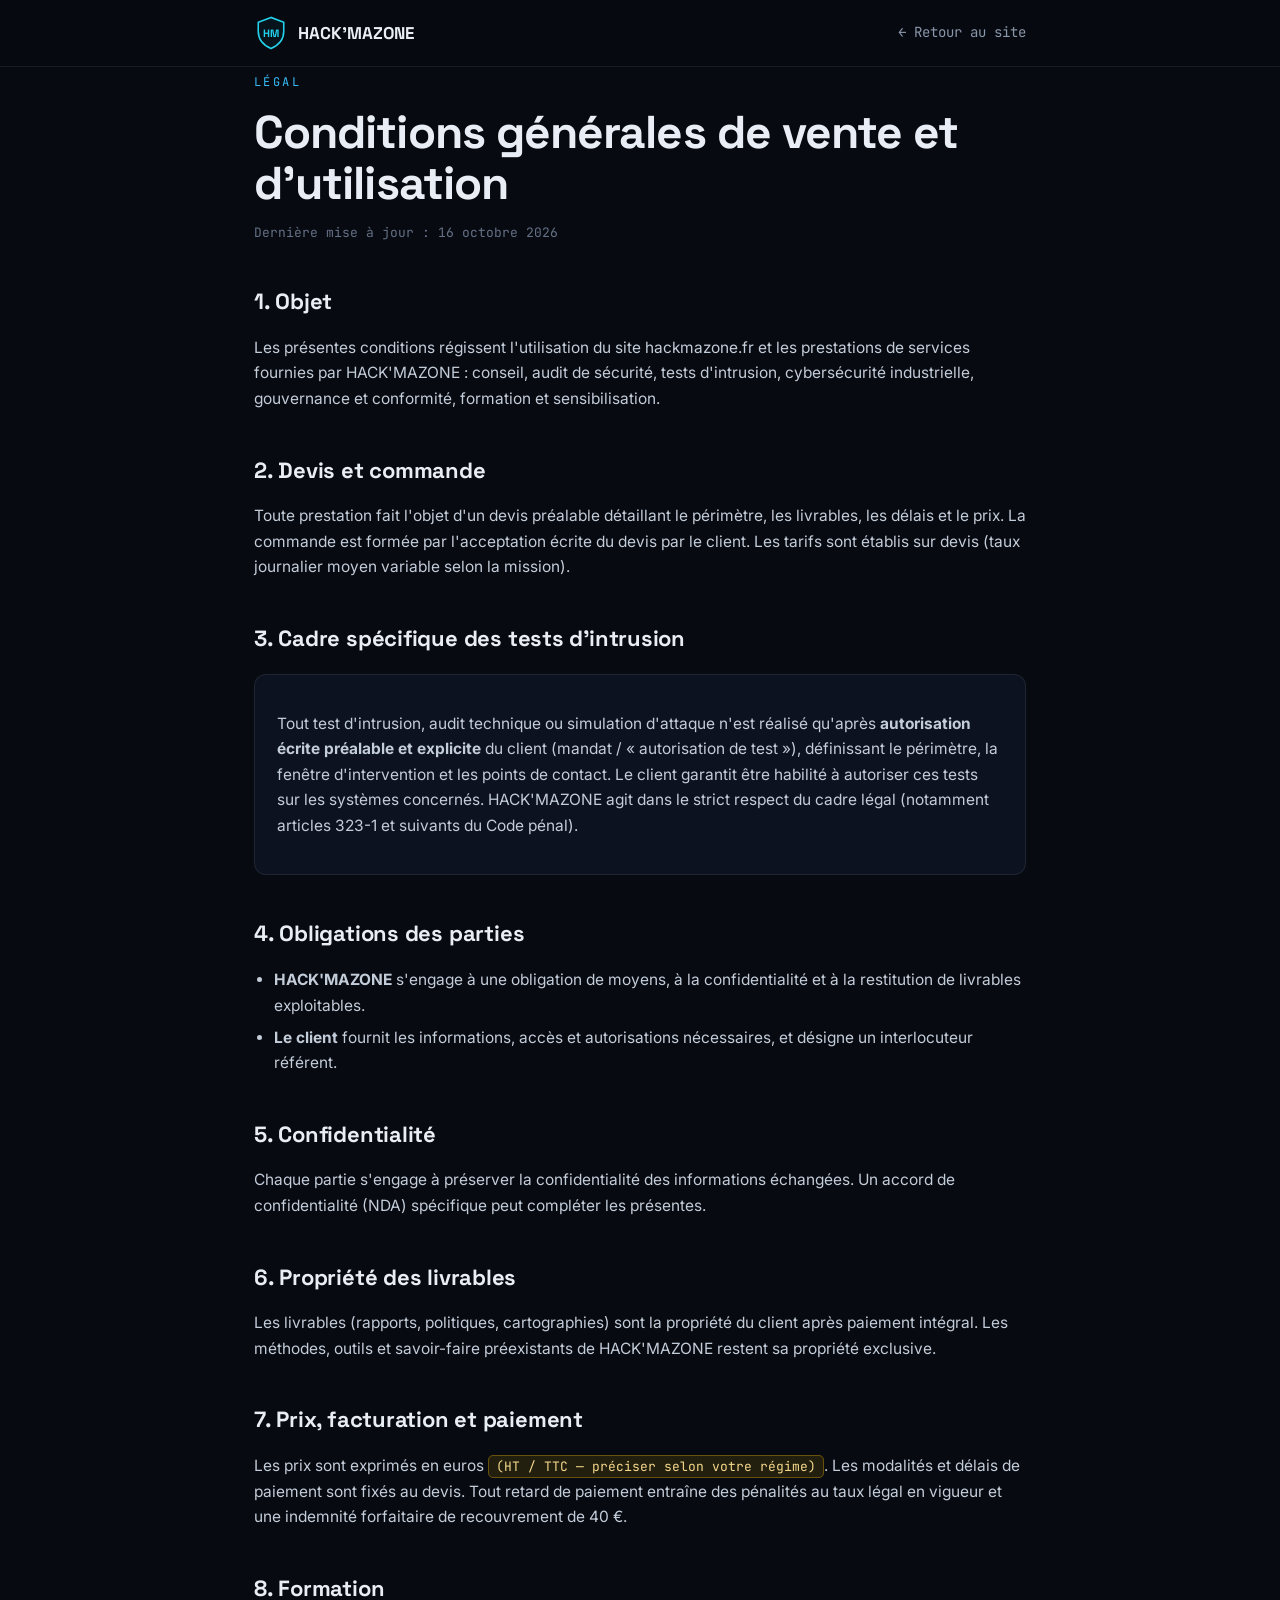
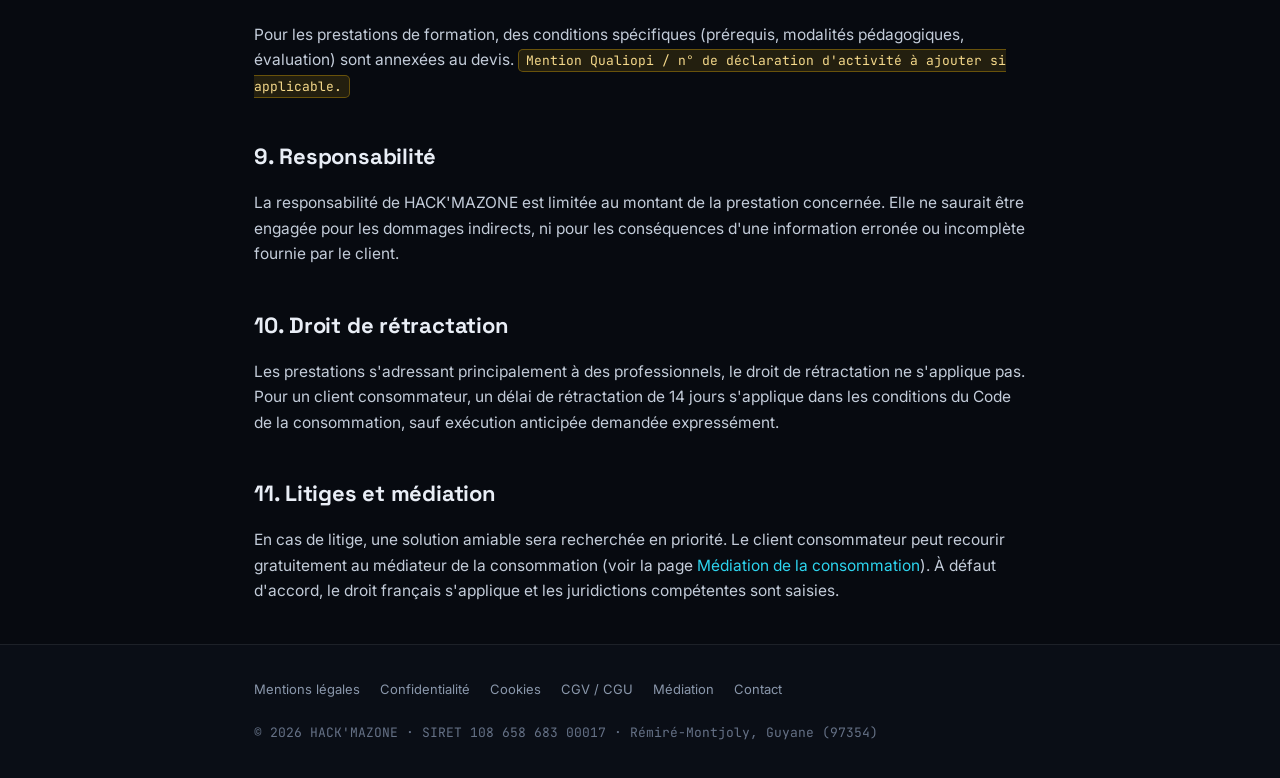
<file: cgv-cgu.html>
<!doctype html>
<html lang="fr">
<head>
<meta charset="utf-8"><meta name="viewport" content="width=device-width,initial-scale=1">
<title>CGV / CGU — HACK'MAZONE</title>
<meta name="robots" content="index,follow">
<link rel="stylesheet" href="legal.css">
</head>
<body>
<header><div class="nav">
  <a class="brand" href="index.html">
    <svg class="logo" viewBox="0 0 48 48" fill="none" aria-hidden="true"><defs><linearGradient id="g" x1="0" y1="0" x2="48" y2="48"><stop offset="0" stop-color="#22d3ee"/><stop offset="1" stop-color="#34d399"/></linearGradient></defs><path d="M24 2 6 9v13c0 11 7.6 19.4 18 24 10.4-4.6 18-13 18-24V9L24 2Z" stroke="url(#g)" stroke-width="2.2" fill="rgba(45,212,238,.06)"/><text x="24" y="30" text-anchor="middle" font-family="Space Grotesk" font-weight="700" font-size="15" fill="url(#g)">HM</text></svg>
    HACK'MAZONE
  </a>
  <a class="back" href="index.html">← Retour au site</a>
</div></header>

<main class="wrap">
  <span class="eyebrow">Légal</span>
  <h1>Conditions générales de vente et d'utilisation</h1>
  <p class="updated">Dernière mise à jour : 16 octobre 2026</p>

  <h2>1. Objet</h2>
  <p>Les présentes conditions régissent l'utilisation du site hackmazone.fr et les prestations de services fournies par HACK'MAZONE : conseil, audit de sécurité, tests d'intrusion, cybersécurité industrielle, gouvernance et conformité, formation et sensibilisation.</p>

  <h2>2. Devis et commande</h2>
  <p>Toute prestation fait l'objet d'un devis préalable détaillant le périmètre, les livrables, les délais et le prix. La commande est formée par l'acceptation écrite du devis par le client. Les tarifs sont établis sur devis (taux journalier moyen variable selon la mission).</p>

  <h2>3. Cadre spécifique des tests d'intrusion</h2>
  <div class="box">
    <p>Tout test d'intrusion, audit technique ou simulation d'attaque n'est réalisé qu'après <strong>autorisation écrite préalable et explicite</strong> du client (mandat / « autorisation de test »), définissant le périmètre, la fenêtre d'intervention et les points de contact. Le client garantit être habilité à autoriser ces tests sur les systèmes concernés. HACK'MAZONE agit dans le strict respect du cadre légal (notamment articles 323-1 et suivants du Code pénal).</p>
  </div>

  <h2>4. Obligations des parties</h2>
  <ul>
    <li><strong>HACK'MAZONE</strong> s'engage à une obligation de moyens, à la confidentialité et à la restitution de livrables exploitables.</li>
    <li><strong>Le client</strong> fournit les informations, accès et autorisations nécessaires, et désigne un interlocuteur référent.</li>
  </ul>

  <h2>5. Confidentialité</h2>
  <p>Chaque partie s'engage à préserver la confidentialité des informations échangées. Un accord de confidentialité (NDA) spécifique peut compléter les présentes.</p>

  <h2>6. Propriété des livrables</h2>
  <p>Les livrables (rapports, politiques, cartographies) sont la propriété du client après paiement intégral. Les méthodes, outils et savoir-faire préexistants de HACK'MAZONE restent sa propriété exclusive.</p>

  <h2>7. Prix, facturation et paiement</h2>
  <p>Les prix sont exprimés en euros <span class="todo">(HT / TTC — préciser selon votre régime)</span>. Les modalités et délais de paiement sont fixés au devis. Tout retard de paiement entraîne des pénalités au taux légal en vigueur et une indemnité forfaitaire de recouvrement de 40 €.</p>

  <h2>8. Formation</h2>
  <p>Pour les prestations de formation, des conditions spécifiques (prérequis, modalités pédagogiques, évaluation) sont annexées au devis. <span class="todo">Mention Qualiopi / n° de déclaration d'activité à ajouter si applicable.</span></p>

  <h2>9. Responsabilité</h2>
  <p>La responsabilité de HACK'MAZONE est limitée au montant de la prestation concernée. Elle ne saurait être engagée pour les dommages indirects, ni pour les conséquences d'une information erronée ou incomplète fournie par le client.</p>

  <h2>10. Droit de rétractation</h2>
  <p>Les prestations s'adressant principalement à des professionnels, le droit de rétractation ne s'applique pas. Pour un client consommateur, un délai de rétractation de 14 jours s'applique dans les conditions du Code de la consommation, sauf exécution anticipée demandée expressément.</p>

  <h2>11. Litiges et médiation</h2>
  <p>En cas de litige, une solution amiable sera recherchée en priorité. Le client consommateur peut recourir gratuitement au médiateur de la consommation (voir la page <a href="mediation-consommation.html">Médiation de la consommation</a>). À défaut d'accord, le droit français s'applique et les juridictions compétentes sont saisies.</p>
</main>

<footer><div class="foot">
  <a href="mentions-legales.html">Mentions légales</a>
  <a href="politique-confidentialite.html">Confidentialité</a>
  <a href="politique-cookies.html">Cookies</a>
  <a href="cgv-cgu.html">CGV / CGU</a>
  <a href="mediation-consommation.html">Médiation</a>
  <a href="index.html#contact">Contact</a>
  <span class="sep">© 2026 HACK'MAZONE · SIRET 108 658 683 00017 · Rémiré-Montjoly, Guyane (97354)</span>
</div></footer>
</body>
</html>
</file>
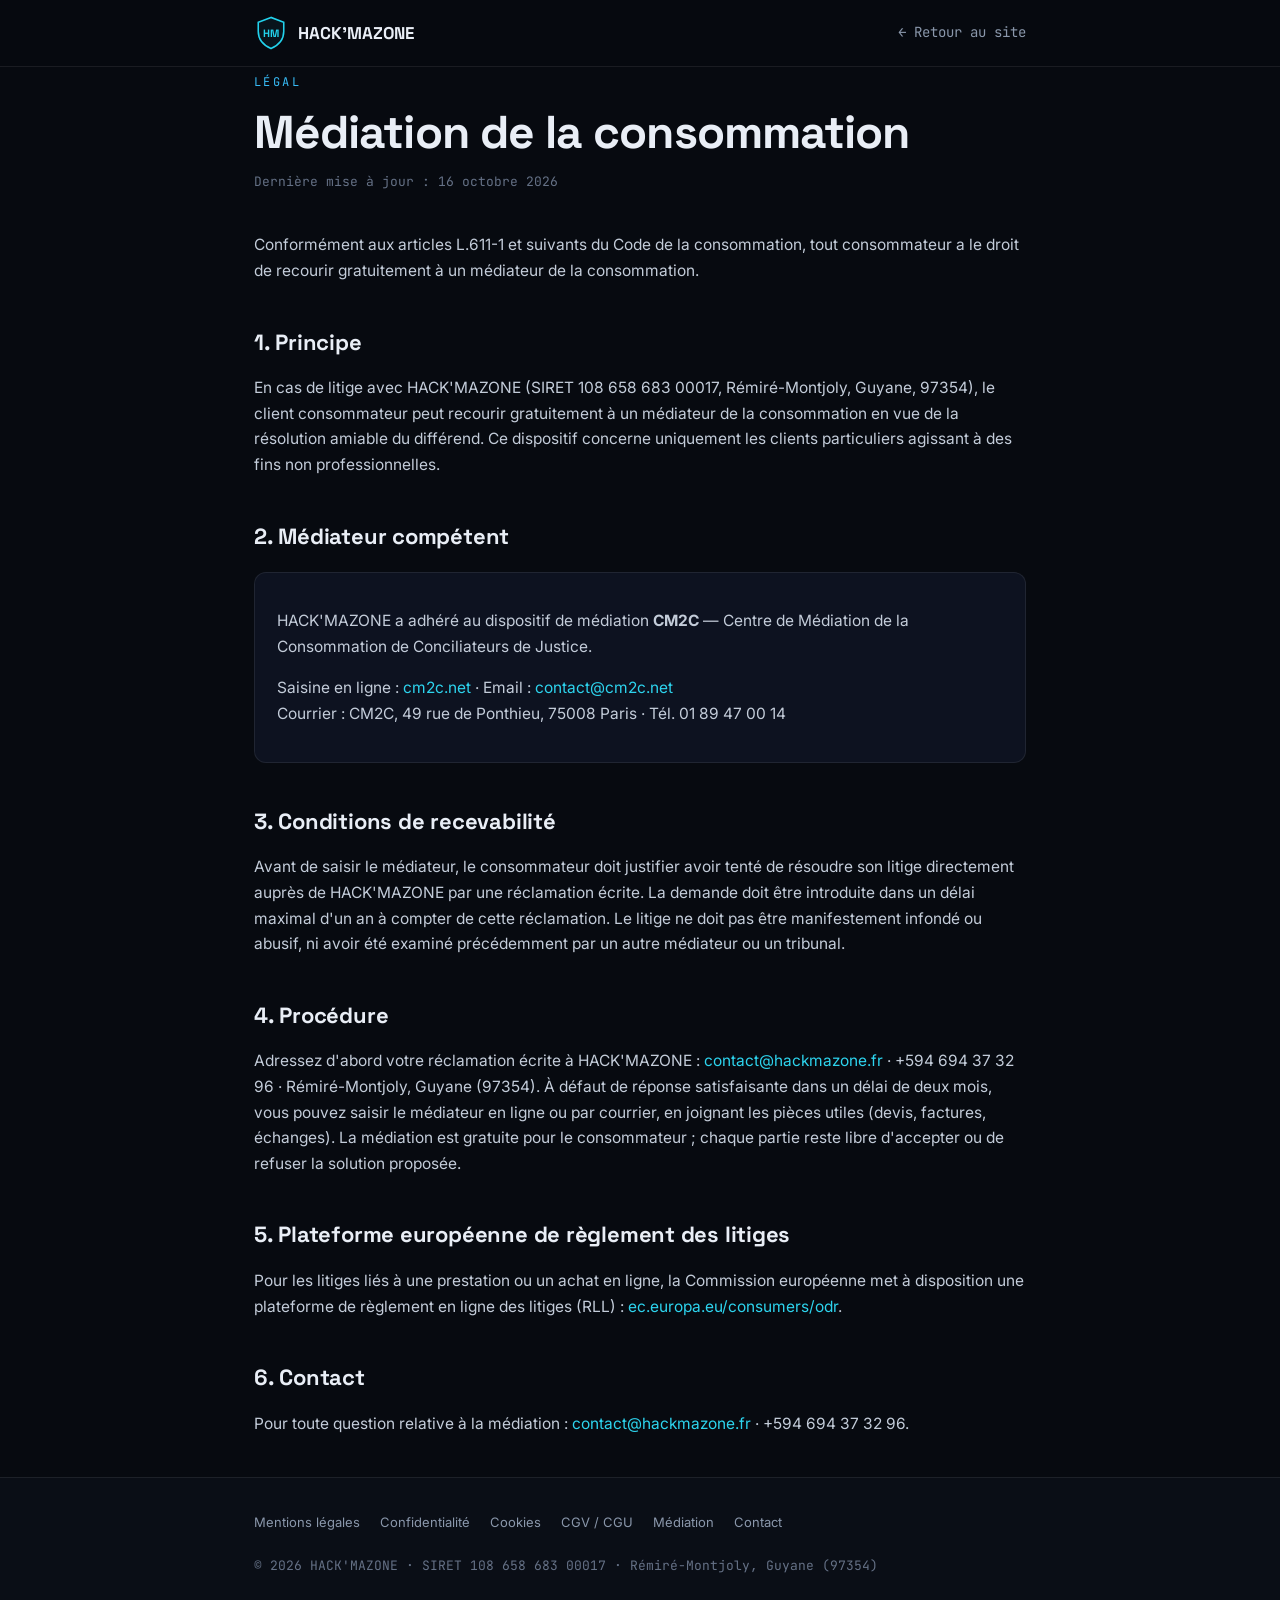
<file: mediation-consommation.html>
<!doctype html>
<html lang="fr">
<head>
<meta charset="utf-8"><meta name="viewport" content="width=device-width,initial-scale=1">
<title>Médiation de la consommation — HACK'MAZONE</title>
<meta name="robots" content="index,follow">
<link rel="stylesheet" href="legal.css">
</head>
<body>
<header><div class="nav">
  <a class="brand" href="index.html">
    <svg class="logo" viewBox="0 0 48 48" fill="none" aria-hidden="true"><defs><linearGradient id="g" x1="0" y1="0" x2="48" y2="48"><stop offset="0" stop-color="#22d3ee"/><stop offset="1" stop-color="#34d399"/></linearGradient></defs><path d="M24 2 6 9v13c0 11 7.6 19.4 18 24 10.4-4.6 18-13 18-24V9L24 2Z" stroke="url(#g)" stroke-width="2.2" fill="rgba(45,212,238,.06)"/><text x="24" y="30" text-anchor="middle" font-family="Space Grotesk" font-weight="700" font-size="15" fill="url(#g)">HM</text></svg>
    HACK'MAZONE
  </a>
  <a class="back" href="index.html">← Retour au site</a>
</div></header>

<main class="wrap">
  <span class="eyebrow">Légal</span>
  <h1>Médiation de la consommation</h1>
  <p class="updated">Dernière mise à jour : 16 octobre 2026</p>

  <p>Conformément aux articles L.611-1 et suivants du Code de la consommation, tout consommateur a le droit de recourir gratuitement à un médiateur de la consommation.</p>

  <h2>1. Principe</h2>
  <p>En cas de litige avec HACK'MAZONE (SIRET 108 658 683 00017, Rémiré-Montjoly, Guyane, 97354), le client consommateur peut recourir gratuitement à un médiateur de la consommation en vue de la résolution amiable du différend. Ce dispositif concerne uniquement les clients particuliers agissant à des fins non professionnelles.</p>

  <h2>2. Médiateur compétent</h2>
  <div class="box">
    <p>HACK'MAZONE a adhéré au dispositif de médiation <strong>CM2C</strong> — Centre de Médiation de la Consommation de Conciliateurs de Justice.</p>
    <p>Saisine en ligne : <a href="https://www.cm2c.net" target="_blank" rel="noopener">cm2c.net</a> · Email : <a href="mailto:contact@cm2c.net">contact@cm2c.net</a><br>
    Courrier : CM2C, 49 rue de Ponthieu, 75008 Paris · Tél. 01 89 47 00 14</p>
  </div>

  <h2>3. Conditions de recevabilité</h2>
  <p>Avant de saisir le médiateur, le consommateur doit justifier avoir tenté de résoudre son litige directement auprès de HACK'MAZONE par une réclamation écrite. La demande doit être introduite dans un délai maximal d'un an à compter de cette réclamation. Le litige ne doit pas être manifestement infondé ou abusif, ni avoir été examiné précédemment par un autre médiateur ou un tribunal.</p>

  <h2>4. Procédure</h2>
  <p>Adressez d'abord votre réclamation écrite à HACK'MAZONE : <a href="mailto:contact@hackmazone.fr">contact@hackmazone.fr</a> · +594 694 37 32 96 · Rémiré-Montjoly, Guyane (97354). À défaut de réponse satisfaisante dans un délai de deux mois, vous pouvez saisir le médiateur en ligne ou par courrier, en joignant les pièces utiles (devis, factures, échanges). La médiation est gratuite pour le consommateur ; chaque partie reste libre d'accepter ou de refuser la solution proposée.</p>

  <h2>5. Plateforme européenne de règlement des litiges</h2>
  <p>Pour les litiges liés à une prestation ou un achat en ligne, la Commission européenne met à disposition une plateforme de règlement en ligne des litiges (RLL) : <a href="https://ec.europa.eu/consumers/odr" target="_blank" rel="noopener">ec.europa.eu/consumers/odr</a>.</p>

  <h2>6. Contact</h2>
  <p>Pour toute question relative à la médiation : <a href="mailto:contact@hackmazone.fr">contact@hackmazone.fr</a> · +594 694 37 32 96.</p>
</main>

<footer><div class="foot">
  <a href="mentions-legales.html">Mentions légales</a>
  <a href="politique-confidentialite.html">Confidentialité</a>
  <a href="politique-cookies.html">Cookies</a>
  <a href="cgv-cgu.html">CGV / CGU</a>
  <a href="mediation-consommation.html">Médiation</a>
  <a href="index.html#contact">Contact</a>
  <span class="sep">© 2026 HACK'MAZONE · SIRET 108 658 683 00017 · Rémiré-Montjoly, Guyane (97354)</span>
</div></footer>
</body>
</html>
</file>
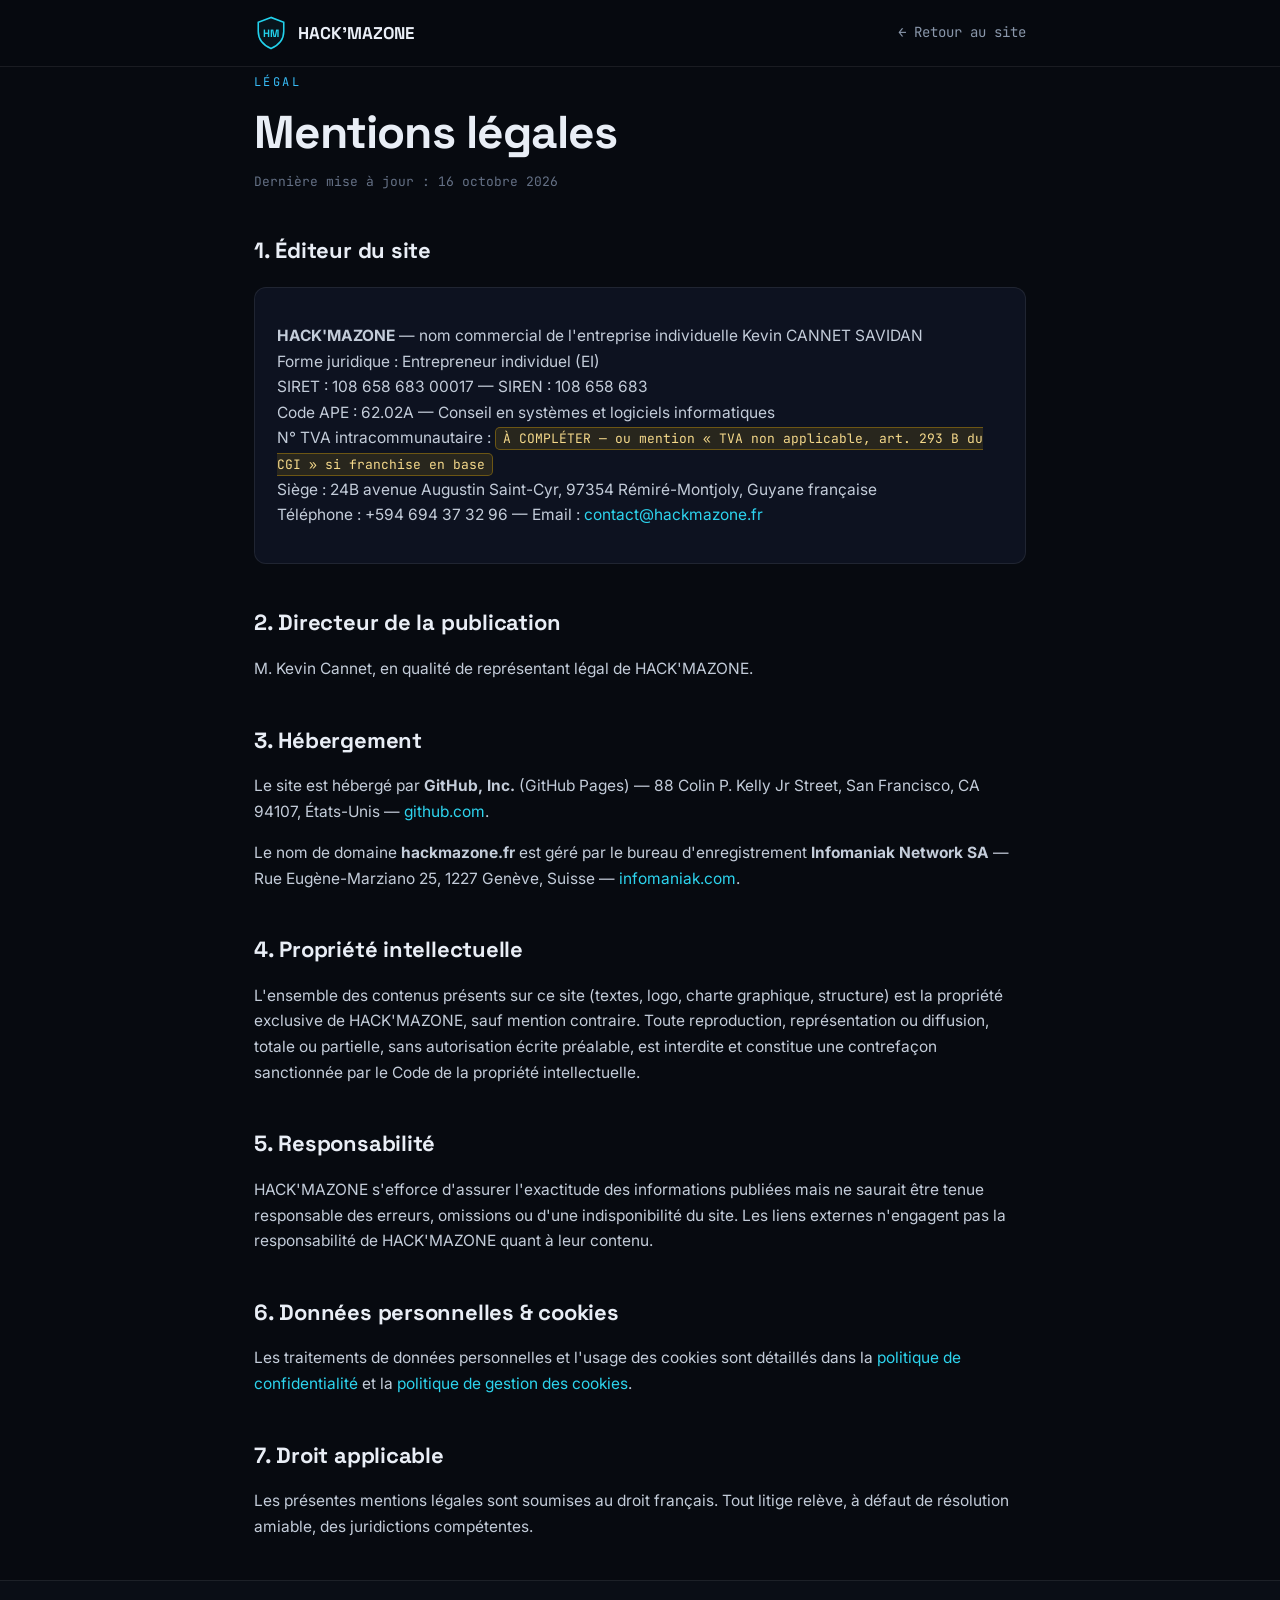
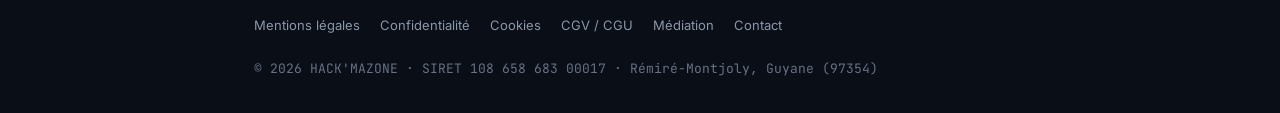
<file: mentions-legales.html>
<!doctype html>
<html lang="fr">
<head>
<meta charset="utf-8"><meta name="viewport" content="width=device-width,initial-scale=1">
<title>Mentions légales — HACK'MAZONE</title>
<meta name="robots" content="index,follow">
<link rel="stylesheet" href="legal.css">
</head>
<body>
<header><div class="nav">
  <a class="brand" href="index.html">
    <svg class="logo" viewBox="0 0 48 48" fill="none" aria-hidden="true"><defs><linearGradient id="g" x1="0" y1="0" x2="48" y2="48"><stop offset="0" stop-color="#22d3ee"/><stop offset="1" stop-color="#34d399"/></linearGradient></defs><path d="M24 2 6 9v13c0 11 7.6 19.4 18 24 10.4-4.6 18-13 18-24V9L24 2Z" stroke="url(#g)" stroke-width="2.2" fill="rgba(45,212,238,.06)"/><text x="24" y="30" text-anchor="middle" font-family="Space Grotesk" font-weight="700" font-size="15" fill="url(#g)">HM</text></svg>
    HACK'MAZONE
  </a>
  <a class="back" href="index.html">← Retour au site</a>
</div></header>

<main class="wrap">
  <span class="eyebrow">Légal</span>
  <h1>Mentions légales</h1>
  <p class="updated">Dernière mise à jour : 16 octobre 2026</p>

  <h2>1. Éditeur du site</h2>
  <div class="box">
    <p><strong>HACK'MAZONE</strong> — nom commercial de l'entreprise individuelle Kevin CANNET SAVIDAN<br>
    Forme juridique : Entrepreneur individuel (EI)<br>
    SIRET : 108 658 683 00017 — SIREN : 108 658 683<br>
    Code APE : 62.02A — Conseil en systèmes et logiciels informatiques<br>
    N° TVA intracommunautaire : <span class="todo">À COMPLÉTER — ou mention « TVA non applicable, art. 293 B du CGI » si franchise en base</span><br>
    Siège : 24B avenue Augustin Saint-Cyr, 97354 Rémiré-Montjoly, Guyane française<br>
    Téléphone : +594 694 37 32 96 — Email : <a href="mailto:contact@hackmazone.fr">contact@hackmazone.fr</a></p>
  </div>

  <h2>2. Directeur de la publication</h2>
  <p>M. Kevin Cannet, en qualité de représentant légal de HACK'MAZONE.</p>

  <h2>3. Hébergement</h2>
  <p>Le site est hébergé par <strong>GitHub, Inc.</strong> (GitHub Pages) — 88 Colin P. Kelly Jr Street, San Francisco, CA 94107, États-Unis — <a href="https://github.com" target="_blank" rel="noopener">github.com</a>.</p>
  <p>Le nom de domaine <strong>hackmazone.fr</strong> est géré par le bureau d'enregistrement <strong>Infomaniak Network SA</strong> — Rue Eugène-Marziano 25, 1227 Genève, Suisse — <a href="https://www.infomaniak.com" target="_blank" rel="noopener">infomaniak.com</a>.</p>

  <h2>4. Propriété intellectuelle</h2>
  <p>L'ensemble des contenus présents sur ce site (textes, logo, charte graphique, structure) est la propriété exclusive de HACK'MAZONE, sauf mention contraire. Toute reproduction, représentation ou diffusion, totale ou partielle, sans autorisation écrite préalable, est interdite et constitue une contrefaçon sanctionnée par le Code de la propriété intellectuelle.</p>

  <h2>5. Responsabilité</h2>
  <p>HACK'MAZONE s'efforce d'assurer l'exactitude des informations publiées mais ne saurait être tenue responsable des erreurs, omissions ou d'une indisponibilité du site. Les liens externes n'engagent pas la responsabilité de HACK'MAZONE quant à leur contenu.</p>

  <h2>6. Données personnelles & cookies</h2>
  <p>Les traitements de données personnelles et l'usage des cookies sont détaillés dans la <a href="politique-confidentialite.html">politique de confidentialité</a> et la <a href="politique-cookies.html">politique de gestion des cookies</a>.</p>

  <h2>7. Droit applicable</h2>
  <p>Les présentes mentions légales sont soumises au droit français. Tout litige relève, à défaut de résolution amiable, des juridictions compétentes.</p>
</main>

<footer><div class="foot">
  <a href="mentions-legales.html">Mentions légales</a>
  <a href="politique-confidentialite.html">Confidentialité</a>
  <a href="politique-cookies.html">Cookies</a>
  <a href="cgv-cgu.html">CGV / CGU</a>
  <a href="mediation-consommation.html">Médiation</a>
  <a href="index.html#contact">Contact</a>
  <span class="sep">© 2026 HACK'MAZONE · SIRET 108 658 683 00017 · Rémiré-Montjoly, Guyane (97354)</span>
</div></footer>
</body>
</html>
</file>
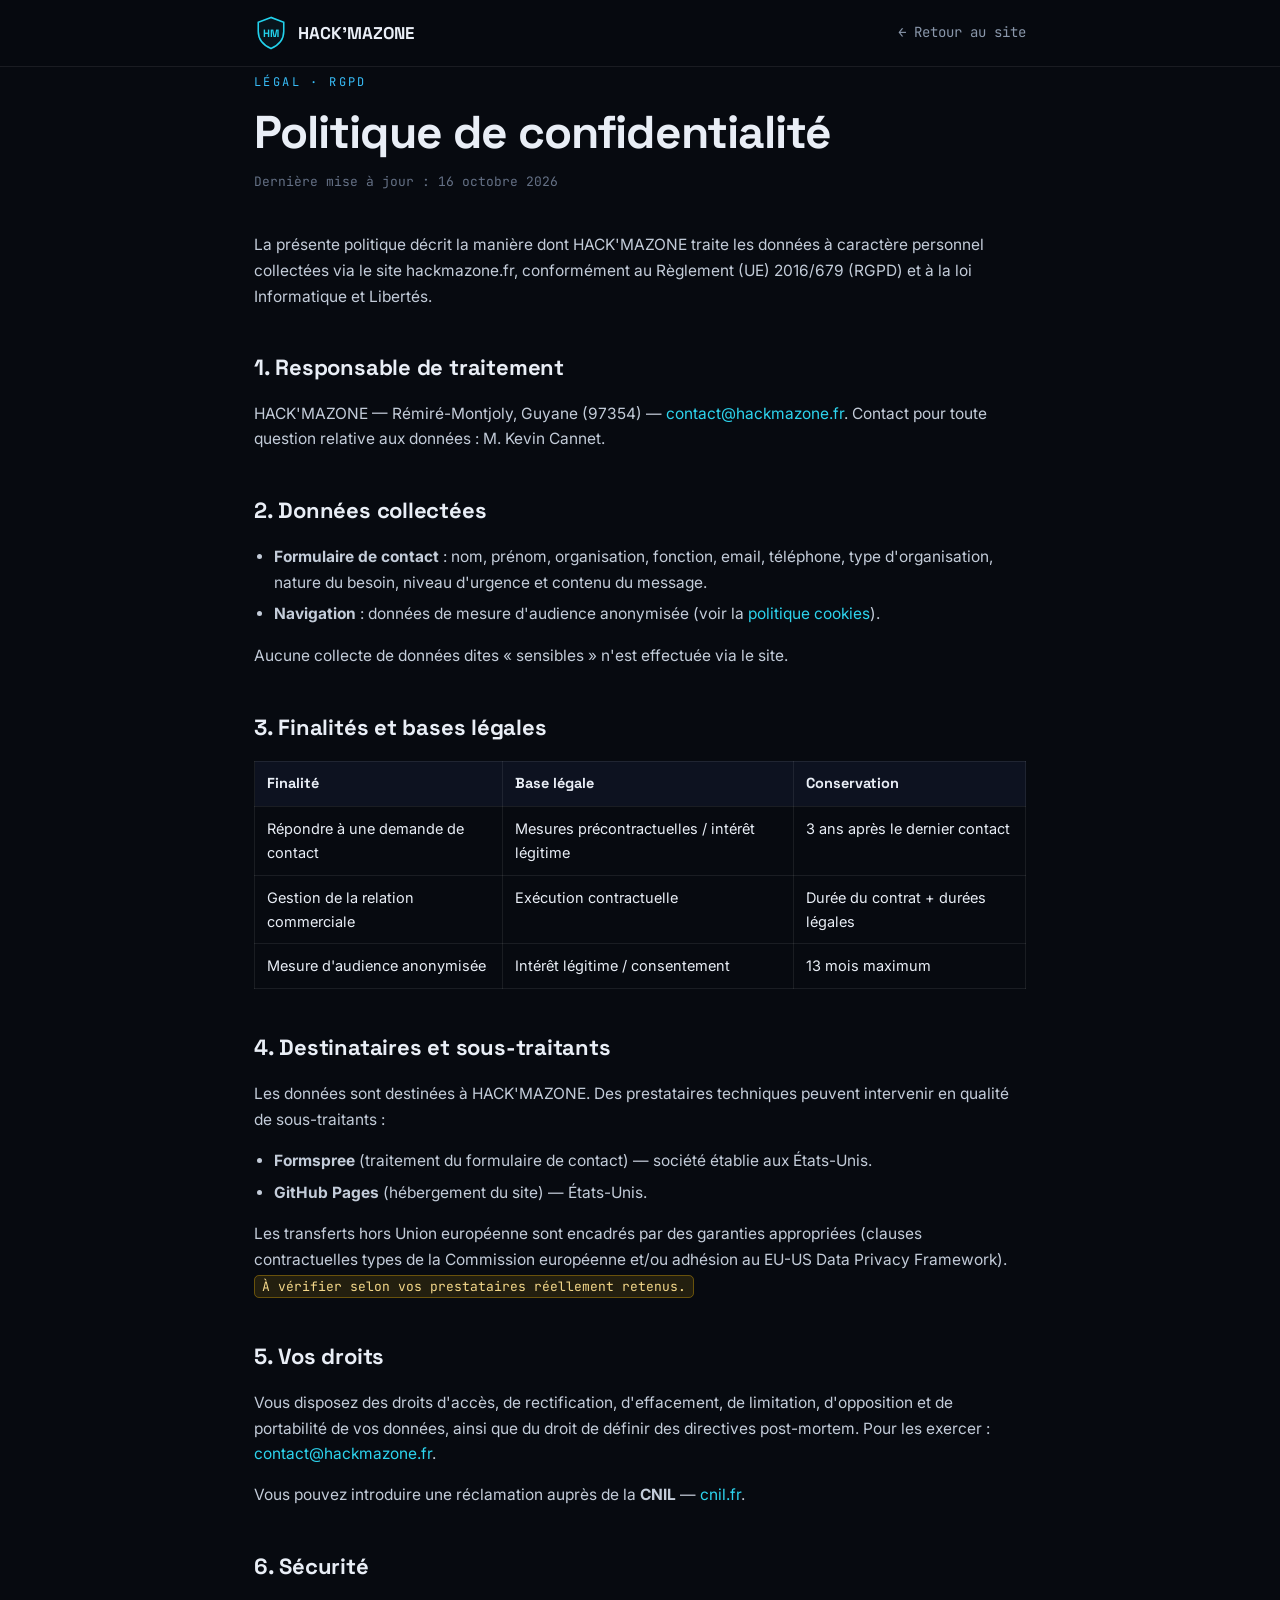
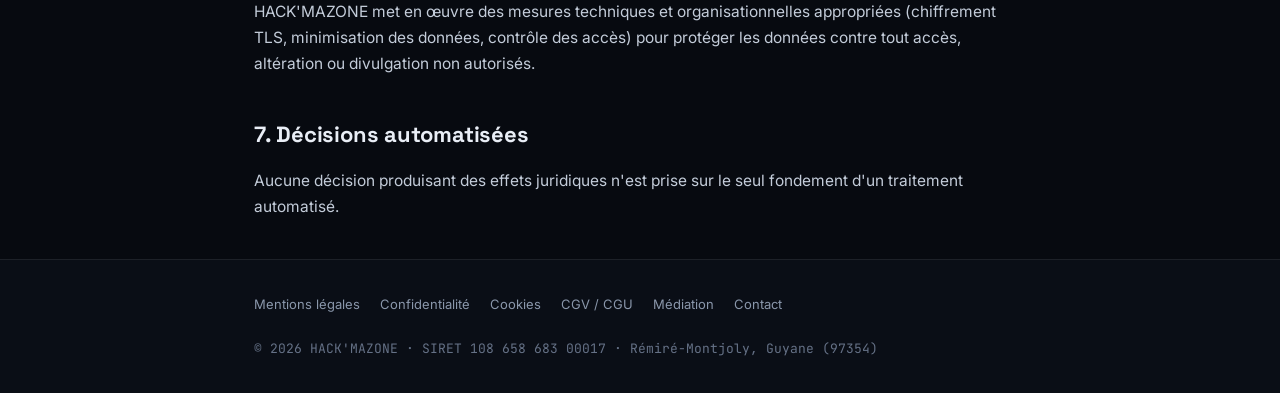
<file: politique-confidentialite.html>
<!doctype html>
<html lang="fr">
<head>
<meta charset="utf-8"><meta name="viewport" content="width=device-width,initial-scale=1">
<title>Politique de confidentialité — HACK'MAZONE</title>
<meta name="robots" content="index,follow">
<link rel="stylesheet" href="legal.css">
</head>
<body>
<header><div class="nav">
  <a class="brand" href="index.html">
    <svg class="logo" viewBox="0 0 48 48" fill="none" aria-hidden="true"><defs><linearGradient id="g" x1="0" y1="0" x2="48" y2="48"><stop offset="0" stop-color="#22d3ee"/><stop offset="1" stop-color="#34d399"/></linearGradient></defs><path d="M24 2 6 9v13c0 11 7.6 19.4 18 24 10.4-4.6 18-13 18-24V9L24 2Z" stroke="url(#g)" stroke-width="2.2" fill="rgba(45,212,238,.06)"/><text x="24" y="30" text-anchor="middle" font-family="Space Grotesk" font-weight="700" font-size="15" fill="url(#g)">HM</text></svg>
    HACK'MAZONE
  </a>
  <a class="back" href="index.html">← Retour au site</a>
</div></header>

<main class="wrap">
  <span class="eyebrow">Légal · RGPD</span>
  <h1>Politique de confidentialité</h1>
  <p class="updated">Dernière mise à jour : 16 octobre 2026</p>

  <p>La présente politique décrit la manière dont HACK'MAZONE traite les données à caractère personnel collectées via le site hackmazone.fr, conformément au Règlement (UE) 2016/679 (RGPD) et à la loi Informatique et Libertés.</p>

  <h2>1. Responsable de traitement</h2>
  <p>HACK'MAZONE — Rémiré-Montjoly, Guyane (97354) — <a href="mailto:contact@hackmazone.fr">contact@hackmazone.fr</a>. Contact pour toute question relative aux données : M. Kevin Cannet.</p>

  <h2>2. Données collectées</h2>
  <ul>
    <li><strong>Formulaire de contact</strong> : nom, prénom, organisation, fonction, email, téléphone, type d'organisation, nature du besoin, niveau d'urgence et contenu du message.</li>
    <li><strong>Navigation</strong> : données de mesure d'audience anonymisée (voir la <a href="politique-cookies.html">politique cookies</a>).</li>
  </ul>
  <p>Aucune collecte de données dites « sensibles » n'est effectuée via le site.</p>

  <h2>3. Finalités et bases légales</h2>
  <table>
    <tr><th>Finalité</th><th>Base légale</th><th>Conservation</th></tr>
    <tr><td>Répondre à une demande de contact</td><td>Mesures précontractuelles / intérêt légitime</td><td>3 ans après le dernier contact</td></tr>
    <tr><td>Gestion de la relation commerciale</td><td>Exécution contractuelle</td><td>Durée du contrat + durées légales</td></tr>
    <tr><td>Mesure d'audience anonymisée</td><td>Intérêt légitime / consentement</td><td>13 mois maximum</td></tr>
  </table>

  <h2>4. Destinataires et sous-traitants</h2>
  <p>Les données sont destinées à HACK'MAZONE. Des prestataires techniques peuvent intervenir en qualité de sous-traitants :</p>
  <ul>
    <li><strong>Formspree</strong> (traitement du formulaire de contact) — société établie aux États-Unis.</li>
    <li><strong>GitHub Pages</strong> (hébergement du site) — États-Unis.</li>
  </ul>
  <p>Les transferts hors Union européenne sont encadrés par des garanties appropriées (clauses contractuelles types de la Commission européenne et/ou adhésion au EU-US Data Privacy Framework). <span class="todo">À vérifier selon vos prestataires réellement retenus.</span></p>

  <h2>5. Vos droits</h2>
  <p>Vous disposez des droits d'accès, de rectification, d'effacement, de limitation, d'opposition et de portabilité de vos données, ainsi que du droit de définir des directives post-mortem. Pour les exercer : <a href="mailto:contact@hackmazone.fr">contact@hackmazone.fr</a>.</p>
  <p>Vous pouvez introduire une réclamation auprès de la <strong>CNIL</strong> — <a href="https://www.cnil.fr" target="_blank" rel="noopener">cnil.fr</a>.</p>

  <h2>6. Sécurité</h2>
  <p>HACK'MAZONE met en œuvre des mesures techniques et organisationnelles appropriées (chiffrement TLS, minimisation des données, contrôle des accès) pour protéger les données contre tout accès, altération ou divulgation non autorisés.</p>

  <h2>7. Décisions automatisées</h2>
  <p>Aucune décision produisant des effets juridiques n'est prise sur le seul fondement d'un traitement automatisé.</p>
</main>

<footer><div class="foot">
  <a href="mentions-legales.html">Mentions légales</a>
  <a href="politique-confidentialite.html">Confidentialité</a>
  <a href="politique-cookies.html">Cookies</a>
  <a href="cgv-cgu.html">CGV / CGU</a>
  <a href="mediation-consommation.html">Médiation</a>
  <a href="index.html#contact">Contact</a>
  <span class="sep">© 2026 HACK'MAZONE · SIRET 108 658 683 00017 · Rémiré-Montjoly, Guyane (97354)</span>
</div></footer>
</body>
</html>
</file>
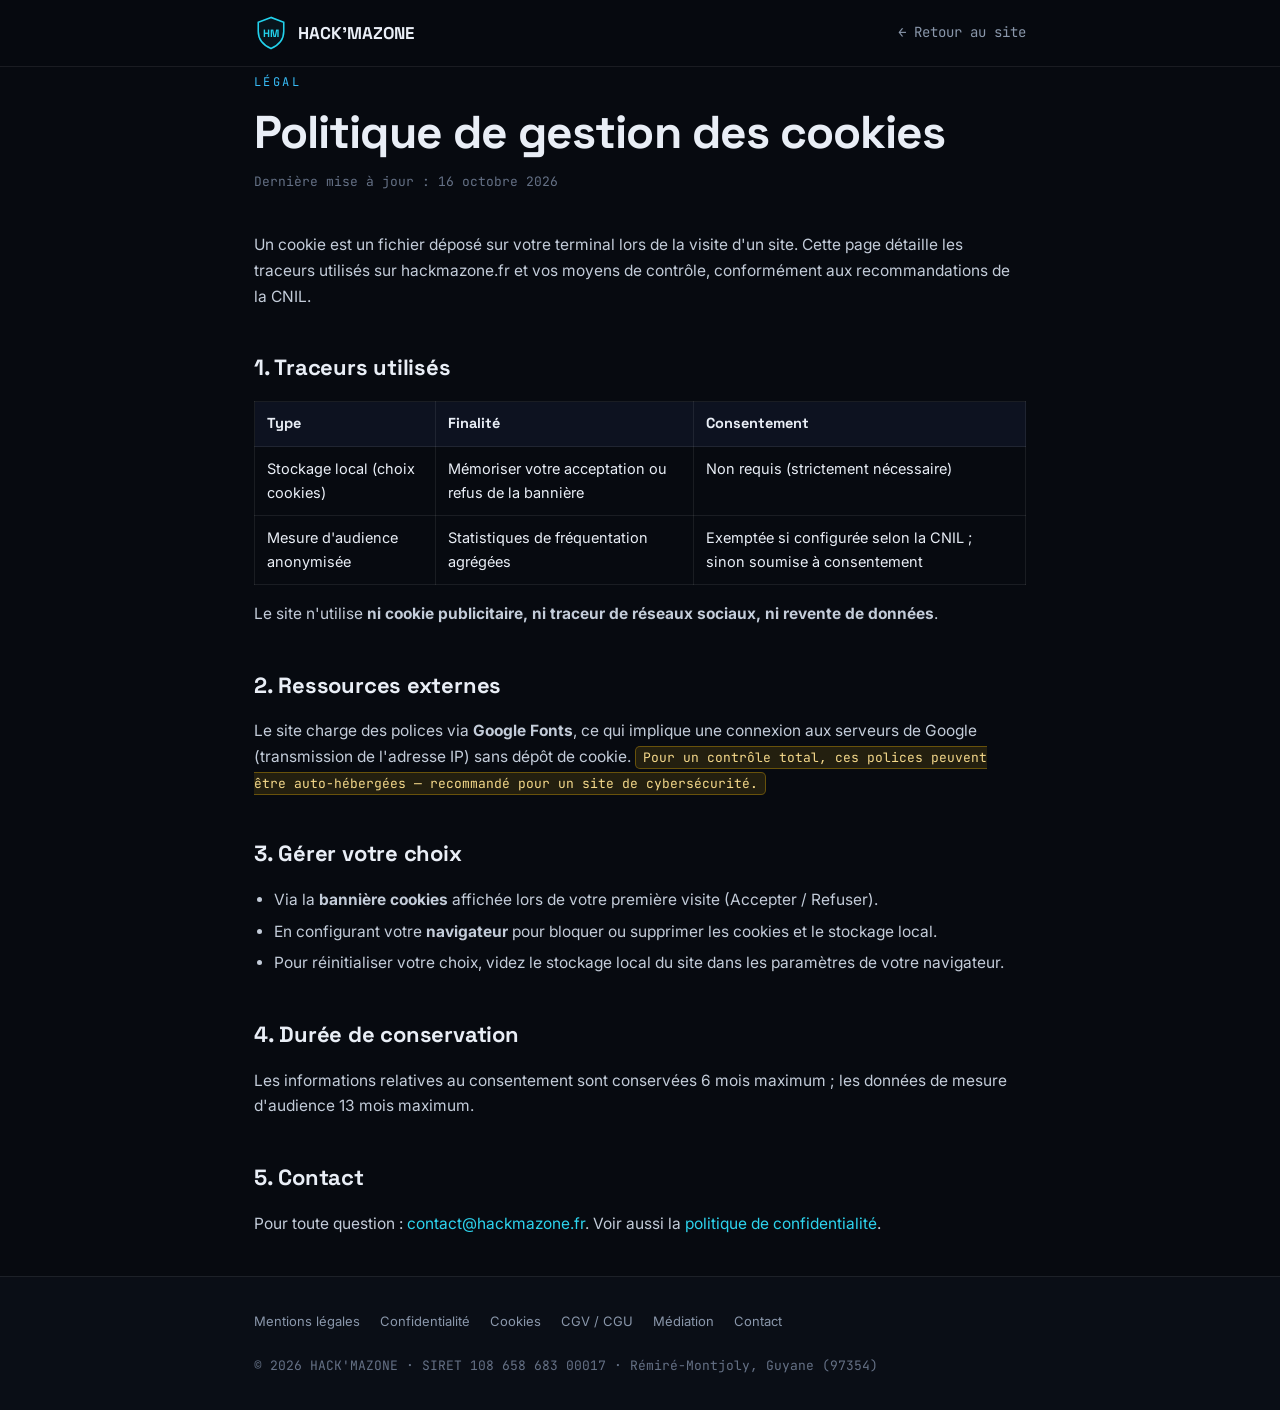
<file: politique-cookies.html>
<!doctype html>
<html lang="fr">
<head>
<meta charset="utf-8"><meta name="viewport" content="width=device-width,initial-scale=1">
<title>Politique cookies — HACK'MAZONE</title>
<meta name="robots" content="index,follow">
<link rel="stylesheet" href="legal.css">
</head>
<body>
<header><div class="nav">
  <a class="brand" href="index.html">
    <svg class="logo" viewBox="0 0 48 48" fill="none" aria-hidden="true"><defs><linearGradient id="g" x1="0" y1="0" x2="48" y2="48"><stop offset="0" stop-color="#22d3ee"/><stop offset="1" stop-color="#34d399"/></linearGradient></defs><path d="M24 2 6 9v13c0 11 7.6 19.4 18 24 10.4-4.6 18-13 18-24V9L24 2Z" stroke="url(#g)" stroke-width="2.2" fill="rgba(45,212,238,.06)"/><text x="24" y="30" text-anchor="middle" font-family="Space Grotesk" font-weight="700" font-size="15" fill="url(#g)">HM</text></svg>
    HACK'MAZONE
  </a>
  <a class="back" href="index.html">← Retour au site</a>
</div></header>

<main class="wrap">
  <span class="eyebrow">Légal</span>
  <h1>Politique de gestion des cookies</h1>
  <p class="updated">Dernière mise à jour : 16 octobre 2026</p>

  <p>Un cookie est un fichier déposé sur votre terminal lors de la visite d'un site. Cette page détaille les traceurs utilisés sur hackmazone.fr et vos moyens de contrôle, conformément aux recommandations de la CNIL.</p>

  <h2>1. Traceurs utilisés</h2>
  <table>
    <tr><th>Type</th><th>Finalité</th><th>Consentement</th></tr>
    <tr><td>Stockage local (choix cookies)</td><td>Mémoriser votre acceptation ou refus de la bannière</td><td>Non requis (strictement nécessaire)</td></tr>
    <tr><td>Mesure d'audience anonymisée</td><td>Statistiques de fréquentation agrégées</td><td>Exemptée si configurée selon la CNIL ; sinon soumise à consentement</td></tr>
  </table>
  <p>Le site n'utilise <strong>ni cookie publicitaire, ni traceur de réseaux sociaux, ni revente de données</strong>.</p>

  <h2>2. Ressources externes</h2>
  <p>Le site charge des polices via <strong>Google Fonts</strong>, ce qui implique une connexion aux serveurs de Google (transmission de l'adresse IP) sans dépôt de cookie. <span class="todo">Pour un contrôle total, ces polices peuvent être auto-hébergées — recommandé pour un site de cybersécurité.</span></p>

  <h2>3. Gérer votre choix</h2>
  <ul>
    <li>Via la <strong>bannière cookies</strong> affichée lors de votre première visite (Accepter / Refuser).</li>
    <li>En configurant votre <strong>navigateur</strong> pour bloquer ou supprimer les cookies et le stockage local.</li>
    <li>Pour réinitialiser votre choix, videz le stockage local du site dans les paramètres de votre navigateur.</li>
  </ul>

  <h2>4. Durée de conservation</h2>
  <p>Les informations relatives au consentement sont conservées 6 mois maximum ; les données de mesure d'audience 13 mois maximum.</p>

  <h2>5. Contact</h2>
  <p>Pour toute question : <a href="mailto:contact@hackmazone.fr">contact@hackmazone.fr</a>. Voir aussi la <a href="politique-confidentialite.html">politique de confidentialité</a>.</p>
</main>

<footer><div class="foot">
  <a href="mentions-legales.html">Mentions légales</a>
  <a href="politique-confidentialite.html">Confidentialité</a>
  <a href="politique-cookies.html">Cookies</a>
  <a href="cgv-cgu.html">CGV / CGU</a>
  <a href="mediation-consommation.html">Médiation</a>
  <a href="index.html#contact">Contact</a>
  <span class="sep">© 2026 HACK'MAZONE · SIRET 108 658 683 00017 · Rémiré-Montjoly, Guyane (97354)</span>
</div></footer>
</body>
</html>
</file>
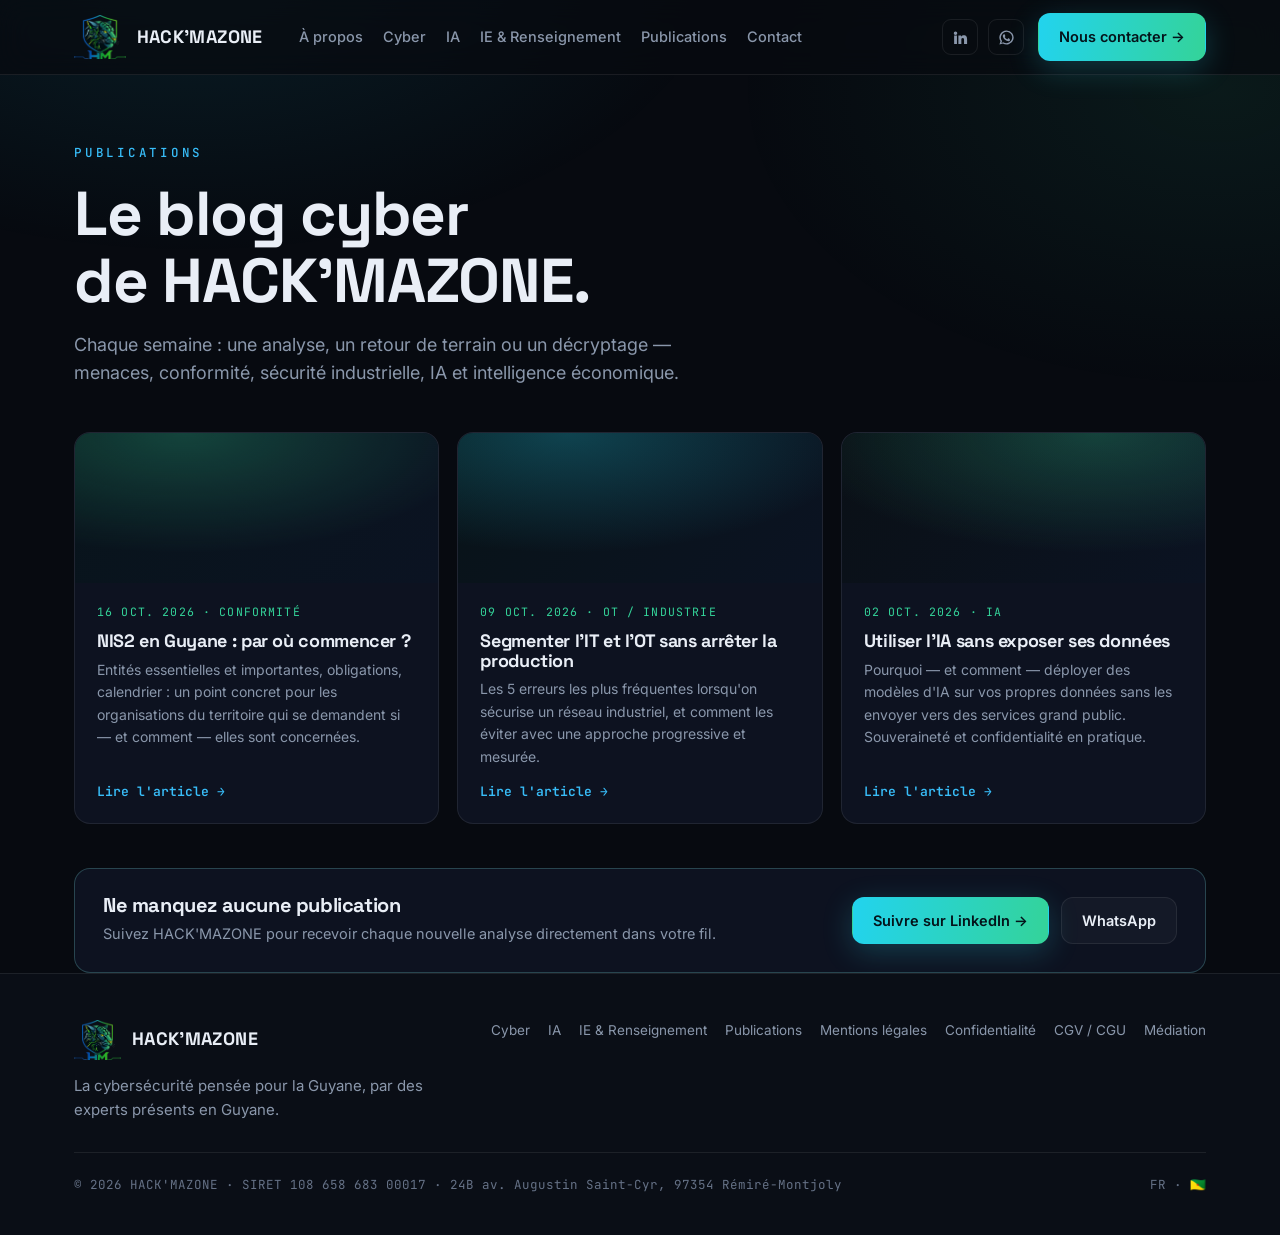
<file: publications.html>
<!doctype html>
<html lang="fr">
<head>
<meta charset="utf-8" />
<meta name="viewport" content="width=device-width, initial-scale=1" />
<title>Publications — HACK'MAZONE</title>
<meta name="description" content="Le blog cyber de HACK'MAZONE : analyses, retours de terrain et décryptages sur la cybersécurité, la conformité, la sécurité industrielle et l'IA, publiés régulièrement." />
<meta name="theme-color" content="#070a10" />
<link rel="icon" href="assets/logo-mark.png" />
<link rel="preconnect" href="https://fonts.googleapis.com" />
<link rel="preconnect" href="https://fonts.gstatic.com" crossorigin />
<link href="https://fonts.googleapis.com/css2?family=Space+Grotesk:wght@400;500;600;700&family=Inter:wght@400;500;600&family=JetBrains+Mono:wght@400;500;600&display=swap" rel="stylesheet" />
<link rel="stylesheet" href="style.css" />
</head>
<body>

<header>
  <div class="wrap nav">
    <a class="brand" href="index.html">
      <img src="assets/logo-mark.png" alt="HACK'MAZONE" style="height:44px;width:auto" />
      HACK'MAZONE
    </a>
    <nav class="nav-links" id="menu">
      <a href="index.html#apropos">À propos</a>
      <a href="index.html#cyber">Cyber</a>
      <a href="index.html#ia">IA</a>
      <a href="index.html#ie">IE &amp; Renseignement</a>
      <a href="publications.html">Publications</a>
      <a href="index.html#contact">Contact</a>
    </nav>
    <div class="nav-right">
      <div class="socials">
        <a href="https://www.linkedin.com/in/hackmazone" target="_blank" rel="noopener" aria-label="LinkedIn"><svg viewBox="0 0 24 24" fill="currentColor"><path d="M4.98 3.5a2.5 2.5 0 11-.02 5 2.5 2.5 0 01.02-5zM3 9h4v12H3zM9 9h3.8v1.7h.05c.53-1 1.8-2 3.7-2 4 0 4.75 2.6 4.75 6V21H17v-5.3c0-1.3 0-2.9-1.8-2.9s-2 1.4-2 2.8V21H9z"/></svg></a>
        <a href="https://wa.me/594694373296" target="_blank" rel="noopener" aria-label="WhatsApp"><svg viewBox="0 0 24 24" fill="currentColor"><path d="M12 2a10 10 0 00-8.5 15.3L2 22l4.8-1.5A10 10 0 1012 2zm0 18a8 8 0 01-4.1-1.1l-.3-.2-2.8.9.9-2.7-.2-.3A8 8 0 1112 20zm4.4-6c-.2-.1-1.4-.7-1.6-.8s-.4-.1-.6.1-.6.8-.8 1-.3.2-.5.1a6.5 6.5 0 01-3.2-2.8c-.2-.4.2-.4.6-1.2.1-.2 0-.3 0-.5s-.6-1.5-.8-2-.4-.4-.6-.4h-.5a1 1 0 00-.7.3c-.2.2-.9.9-.9 2.2s.9 2.5 1 2.7 1.8 2.8 4.4 3.9c1.6.7 2.2.7 3 .6.5 0 1.4-.6 1.6-1.1s.2-1 .1-1.1-.2-.2-.4-.3z"/></svg></a>
      </div>
      <a href="index.html#contact" class="btn btn-primary">Nous contacter →</a>
    </div>
    <button class="burger" id="burger" aria-label="Menu">☰</button>
  </div>
</header>

<main id="top">

<section class="wrap" style="padding-top:64px">
  <span class="eyebrow">Publications</span>
  <h1 style="font-size:clamp(36px,6vw,62px);margin:16px 0 16px">Le blog cyber<br>de HACK'MAZONE.</h1>
  <p class="lead" style="color:var(--muted);max-width:620px;font-size:18px">Chaque semaine : une analyse, un retour de terrain ou un décryptage — menaces, conformité, sécurité industrielle, IA et intelligence économique.</p>

  <!-- ============================================================
       POUR AJOUTER UN ARTICLE : copie un bloc <article class="pub-card">…</article>
       ci-dessous, change la date, la catégorie, le titre, le résumé,
       et le lien href. Place le plus récent en premier.
       ============================================================ -->
  <div class="pub-grid">

    <article class="pub-card reveal">
      <div class="cover"></div>
      <div class="body">
        <span class="pub-meta">16 oct. 2026 · Conformité</span>
        <h3>NIS2 en Guyane : par où commencer ?</h3>
        <p>Entités essentielles et importantes, obligations, calendrier : un point concret pour les organisations du territoire qui se demandent si — et comment — elles sont concernées.</p>
        <a href="#" class="more">Lire l'article →</a>
      </div>
    </article>

    <article class="pub-card reveal">
      <div class="cover" style="background:radial-gradient(500px 200px at 30% 0%,rgba(34,211,238,.25),transparent 60%),linear-gradient(130deg,#081318,#0b1322)"></div>
      <div class="body">
        <span class="pub-meta">09 oct. 2026 · OT / Industrie</span>
        <h3>Segmenter l'IT et l'OT sans arrêter la production</h3>
        <p>Les 5 erreurs les plus fréquentes lorsqu'on sécurise un réseau industriel, et comment les éviter avec une approche progressive et mesurée.</p>
        <a href="#" class="more">Lire l'article →</a>
      </div>
    </article>

    <article class="pub-card reveal">
      <div class="cover" style="background:radial-gradient(500px 200px at 70% 0%,rgba(52,211,153,.25),transparent 60%),linear-gradient(130deg,#0a1016,#0b1322)"></div>
      <div class="body">
        <span class="pub-meta">02 oct. 2026 · IA</span>
        <h3>Utiliser l'IA sans exposer ses données</h3>
        <p>Pourquoi — et comment — déployer des modèles d'IA sur vos propres données sans les envoyer vers des services grand public. Souveraineté et confidentialité en pratique.</p>
        <a href="#" class="more">Lire l'article →</a>
      </div>
    </article>

  </div>

  <div class="subscribe reveal" style="margin-top:44px">
    <div>
      <h3>Ne manquez aucune publication</h3>
      <p>Suivez HACK'MAZONE pour recevoir chaque nouvelle analyse directement dans votre fil.</p>
    </div>
    <div style="display:flex;gap:12px;flex-wrap:wrap">
      <a href="https://www.linkedin.com/in/hackmazone" target="_blank" rel="noopener" class="btn btn-primary">Suivre sur LinkedIn →</a>
      <a href="https://wa.me/594694373296" target="_blank" rel="noopener" class="btn btn-ghost">WhatsApp</a>
    </div>
  </div>
</section>

</main>

<footer>
  <div class="wrap">
    <div class="foot-top">
      <div>
        <div class="brand" style="margin-bottom:14px">
          <img src="assets/logo-mark.png" alt="HACK'MAZONE" style="height:40px;width:auto" />
          HACK'MAZONE
        </div>
        <p class="foot-tag">La cybersécurité pensée pour la Guyane, par des experts présents en Guyane.</p>
      </div>
      <nav class="foot-links">
        <a href="index.html#cyber">Cyber</a>
        <a href="index.html#ia">IA</a>
        <a href="index.html#ie">IE &amp; Renseignement</a>
        <a href="publications.html">Publications</a>
        <a href="mentions-legales.html">Mentions légales</a>
        <a href="politique-confidentialite.html">Confidentialité</a>
        <a href="cgv-cgu.html">CGV / CGU</a>
        <a href="mediation-consommation.html">Médiation</a>
      </nav>
    </div>
    <div class="foot-bottom">
      <span>© 2026 HACK'MAZONE · SIRET 108 658 683 00017 · 24B av. Augustin Saint-Cyr, 97354 Rémiré-Montjoly</span>
      <span>FR · 🇬🇫</span>
    </div>
  </div>
</footer>

<script>
  const burger=document.getElementById('burger'),menu=document.getElementById('menu');
  burger&&burger.addEventListener('click',()=>menu.classList.toggle('open'));
  menu&&menu.querySelectorAll('a').forEach(a=>a.addEventListener('click',()=>menu.classList.remove('open')));
  const io=new IntersectionObserver((es)=>es.forEach(e=>{if(e.isIntersecting){e.target.classList.add('in');io.unobserve(e.target);}}),{threshold:.12});
  document.querySelectorAll('.reveal').forEach(el=>io.observe(el));
</script>
</body>
</html>
</file>
<file: style.css>
/* ============ HACK'MAZONE — feuille de style principale (index + publications) ============ */
:root{
  --bg:#070a10;--bg-2:#0a0e16;--panel:#0d1220;--panel-2:#0f1526;
  --border:rgba(255,255,255,.08);--border-strong:rgba(120,220,220,.25);
  --text:#e9eef6;--muted:#8a97ab;--muted-2:#657186;
  --cyan:#2dd4ee;--green:#34d399;--eyebrow:#38bdf8;
  --accent:linear-gradient(100deg,#22d3ee 0%,#34d399 100%);
  --radius:16px;--maxw:1180px;
}
*{box-sizing:border-box}
html{scroll-behavior:smooth}
body{margin:0;background:var(--bg);color:var(--text);
  font-family:"Inter",system-ui,-apple-system,sans-serif;font-size:16px;line-height:1.6;
  -webkit-font-smoothing:antialiased;overflow-x:hidden}
h1,h2,h3,h4{font-family:"Space Grotesk",sans-serif;line-height:1.08;letter-spacing:-.02em;margin:0;font-weight:700}
a{color:inherit;text-decoration:none}
p{margin:0}
img{max-width:100%;display:block}
.wrap{max-width:var(--maxw);margin:0 auto;padding:0 24px}
body::before{content:"";position:fixed;inset:0;z-index:0;pointer-events:none;
  background:radial-gradient(900px 500px at 15% -5%,rgba(34,211,238,.10),transparent 60%),
             radial-gradient(800px 500px at 95% 10%,rgba(52,211,153,.08),transparent 60%)}
main,header,footer{position:relative;z-index:1}

.eyebrow{font-family:"JetBrains Mono",monospace;font-size:12.5px;letter-spacing:.22em;
  text-transform:uppercase;color:var(--eyebrow);font-weight:500}
.dash{height:0;border:0;border-top:1px dashed rgba(56,189,248,.35);margin:0}

/* header */
header{position:sticky;top:0;z-index:50;backdrop-filter:blur(14px);
  background:rgba(7,10,16,.72);border-bottom:1px solid var(--border)}
.nav{display:flex;align-items:center;gap:26px;height:74px}
.brand{display:flex;align-items:center;gap:11px;font-family:"Space Grotesk";font-weight:700;
  letter-spacing:.02em;font-size:18px;color:var(--text)}
.logo{width:38px;height:38px;flex:0 0 auto}
.nav-links{display:flex;gap:20px;margin-left:10px;flex-wrap:wrap}
.nav-links a{color:var(--muted);font-size:14.5px;font-weight:500;transition:color .2s}
.nav-links a:hover{color:var(--text)}
.nav-right{margin-left:auto;display:flex;align-items:center;gap:14px}
.socials{display:flex;gap:10px}
.socials a{width:36px;height:36px;display:grid;place-items:center;border:1px solid var(--border);
  border-radius:9px;color:var(--muted);transition:.2s}
.socials a:hover{color:var(--text);border-color:var(--border-strong);background:rgba(255,255,255,.04)}
.socials svg{width:17px;height:17px}

.btn{display:inline-flex;align-items:center;gap:8px;padding:11px 20px;border-radius:12px;
  font-weight:600;font-size:14.5px;cursor:pointer;border:1px solid transparent;
  transition:transform .15s,box-shadow .2s,background .2s;font-family:"Inter";white-space:nowrap}
.btn-primary{background:var(--accent);color:#04131a;box-shadow:0 8px 30px rgba(45,212,238,.22)}
.btn-primary:hover{transform:translateY(-2px);box-shadow:0 12px 36px rgba(45,212,238,.34)}
.btn-ghost{background:rgba(255,255,255,.03);border-color:var(--border);color:var(--text)}
.btn-ghost:hover{border-color:var(--border-strong);background:rgba(255,255,255,.06)}
.burger{display:none;margin-left:auto;background:none;border:1px solid var(--border);
  border-radius:10px;width:44px;height:40px;color:var(--text);font-size:20px;cursor:pointer}

/* sections */
section{padding:104px 0}
.dash{margin:4px 0}

/* decorative image band */
.band{margin:30px 0 8px;border-radius:20px;border:1px solid var(--border);height:380px;
  background-size:cover;background-position:center;position:relative;overflow:hidden}
.band::after{content:"";position:absolute;inset:0;
  background-image:repeating-linear-gradient(90deg,rgba(45,212,238,.05) 0 1px,transparent 1px 42px);opacity:.5}
.sec-head{max-width:780px}
.sec-head h2{font-size:clamp(30px,4.6vw,52px);margin:16px 0 18px}
.sec-head .lead{color:var(--muted);font-size:17px;max-width:660px}

/* hero */
.hero{padding:64px 0 60px}
.hero h1{font-size:clamp(40px,7vw,78px);margin:22px 0 22px}
.hero .lead{color:var(--muted);font-size:18px;max-width:640px;margin-bottom:30px}
.hero .cta-row{display:flex;gap:14px;flex-wrap:wrap}
.ticker{overflow:hidden;white-space:nowrap;-webkit-mask-image:linear-gradient(90deg,transparent,#000 6%,#000 94%,transparent)}
.ticker span{display:inline-block;animation:scroll 34s linear infinite}
@keyframes scroll{from{transform:translateX(0)}to{transform:translateX(-50%)}}
.ticker b{color:var(--eyebrow);font-weight:500}
.ticker em{color:var(--muted-2);font-style:normal;padding:0 10px}

.media{margin-top:46px;border-radius:20px;border:1px solid var(--border);
  background-image:linear-gradient(180deg,rgba(7,10,16,.15),rgba(7,10,16,.65)),
    url("assets/hero.jpg"),
    radial-gradient(1200px 300px at 20% 0%,rgba(52,211,153,.28),transparent 60%),
    radial-gradient(900px 400px at 85% 100%,rgba(34,211,238,.30),transparent 60%),
    linear-gradient(120deg,#07141a,#0a1322 60%,#0c1020);
  background-size:cover;background-position:center;height:440px;position:relative;overflow:hidden}
.media::after{content:"";position:absolute;inset:0;z-index:2;
  background-image:repeating-linear-gradient(90deg,rgba(45,212,238,.06) 0 1px,transparent 1px 42px);opacity:.6}

/* mouvement Ken Burns sur toutes les grandes images */
.media,.band,.titleband{background-size:118%;animation:kenburns 26s ease-in-out infinite alternate}
@keyframes kenburns{
  0%{background-size:116%;background-position:46% 42%}
  100%{background-size:128%;background-position:56% 58%}
}
@media(prefers-reduced-motion:reduce){.media,.band,.titleband{animation:none;background-size:cover}}

/* section-titre bandeau (respiration) */
.titleband{position:relative;min-height:340px;border-radius:0;display:grid;place-items:center;
  text-align:center;overflow:hidden;margin:0;
  background-image:linear-gradient(180deg,rgba(7,10,16,.72),rgba(7,10,16,.82)),url("assets/banner.jpg");
  background-position:center}
.titleband .inner{position:relative;z-index:2;max-width:760px;padding:60px 24px}
.titleband .eyebrow{display:block;margin-bottom:16px}
.titleband h2{font-size:clamp(28px,5vw,48px);margin-bottom:14px}
.titleband p{color:var(--muted);font-size:17px;max-width:600px;margin:0 auto}
.titleband::after{content:"";position:absolute;inset:0;z-index:1;
  background-image:repeating-linear-gradient(90deg,rgba(45,212,238,.05) 0 1px,transparent 1px 48px);opacity:.5}
.vision .media{height:560px;
  background-image:linear-gradient(180deg,rgba(7,10,16,.25),rgba(7,10,16,.7)),
    url("assets/vision.jpg"),
    radial-gradient(700px 400px at 50% 30%,rgba(52,211,153,.22),transparent 60%),
    linear-gradient(160deg,#050b0e,#07131a 55%,#040608)}

/* about cards */
.about-cards{display:grid;grid-template-columns:1fr 1fr;gap:16px;margin-top:40px}
.icard{background:linear-gradient(180deg,rgba(255,255,255,.02),rgba(255,255,255,0));
  border:1px solid var(--border);border-radius:var(--radius);padding:26px 28px}
.icard h3{font-size:20px;margin-bottom:12px}
.icard p{color:var(--muted);font-size:15px}
.icard--accent{border-color:rgba(52,211,153,.28);box-shadow:inset 0 0 0 1px rgba(52,211,153,.05)}

/* certifications badges — tuiles uniformes */
.badges{display:grid;grid-template-columns:repeat(4,1fr);gap:16px;margin-top:34px}
.badge{display:flex;flex-direction:column;align-items:center;gap:0;
  background:var(--panel);border:1px solid var(--border);border-radius:14px;overflow:hidden;transition:.2s}
.badge:hover{border-color:var(--border-strong);transform:translateY(-3px)}
.badge{text-decoration:none}
.badge .pic{width:100%;height:132px;display:grid;place-items:center;
  background:radial-gradient(120px 80px at 50% 30%,rgba(45,212,238,.07),transparent 70%);padding:16px}
.badge img{max-height:100px;max-width:88%;width:auto;object-fit:contain;filter:drop-shadow(0 4px 12px rgba(0,0,0,.45))}
.badge .cap{transition:color .2s}
.badge:hover .cap{color:var(--cyan)}
.badge .cap{font-family:"JetBrains Mono";font-size:11px;letter-spacing:.04em;color:var(--muted);
  text-align:center;line-height:1.35;padding:12px 10px 14px}
@media(max-width:860px){.badges{grid-template-columns:repeat(2,1fr)}}
@media(max-width:480px){.badges{grid-template-columns:1fr 1fr}}

/* cards grid */
.grid-2{display:grid;grid-template-columns:repeat(2,1fr);gap:16px;margin-top:44px}
.card{background:var(--panel);border:1px solid var(--border);border-radius:var(--radius);
  padding:26px 26px 24px;transition:border-color .25s,transform .25s,background .25s;
  display:flex;flex-direction:column;min-height:170px}
.card:hover{border-color:var(--border-strong);transform:translateY(-3px);background:var(--panel-2)}
.card .num{font-family:"JetBrains Mono";font-size:13px;color:var(--green);letter-spacing:.15em;margin-bottom:14px}
.card h3{font-size:20px;margin-bottom:10px}
.card p{color:var(--muted);font-size:14.5px;flex:1}
.card .chips{display:flex;flex-wrap:wrap;gap:6px;margin-top:16px}
.card .chips span{font-family:"JetBrains Mono";font-size:11px;color:var(--muted-2);
  border:1px solid var(--border);border-radius:20px;padding:3px 9px}
.card .more{margin-top:16px;color:var(--eyebrow);font-size:13.5px;font-weight:600;font-family:"JetBrains Mono"}
.card .more:hover{color:var(--cyan)}

/* approach timeline */
.steps{margin-top:48px;border-top:1px solid var(--border)}
.step{display:grid;grid-template-columns:70px 220px 1fr;gap:20px;align-items:start;
  padding:22px 4px;border-bottom:1px solid var(--border)}
.step .s-num{font-family:"Space Grotesk";font-weight:700;font-size:22px;
  background:var(--accent);-webkit-background-clip:text;background-clip:text;color:transparent}
.step h3{font-size:19px}
.step p{color:var(--muted);font-size:15px}

/* differentiators */
.why{display:grid;grid-template-columns:repeat(2,1fr);gap:14px;margin-top:40px}
.why .item{display:flex;gap:14px;background:var(--panel);border:1px solid var(--border);
  border-radius:12px;padding:20px 22px}
.why .item .ic{font-size:20px;line-height:1}
.why .item h3{font-size:16px;margin-bottom:5px}
.why .item p{color:var(--muted);font-size:14px}

/* contact */
.form{margin-top:40px;background:var(--panel);border:1px solid var(--border);
  border-radius:20px;padding:30px;max-width:720px}
.frow{display:grid;grid-template-columns:1fr 1fr;gap:16px;margin-bottom:16px}
.field label{display:block;font-size:13px;color:var(--muted);margin-bottom:7px;font-weight:500}
.field input,.field select,.field textarea{width:100%;background:#0a0f1b;border:1px solid var(--border);
  border-radius:10px;padding:12px 14px;color:var(--text);font-family:"Inter";font-size:14.5px;transition:border-color .2s}
.field input:focus,.field select:focus,.field textarea:focus{outline:none;border-color:var(--cyan)}
.field textarea{resize:vertical;min-height:120px}
.form .btn-primary{margin-top:8px}
.direct{margin-top:22px;color:var(--muted);font-size:14.5px}
.direct b{color:var(--text);display:block;margin-bottom:6px}
.direct a{color:var(--cyan)}

/* footer */
footer{border-top:1px solid var(--border);padding:46px 0 40px;background:var(--bg-2)}
.foot-top{display:flex;justify-content:space-between;gap:30px;flex-wrap:wrap;align-items:flex-start}
.foot-tag{max-width:380px;color:var(--muted);font-size:15px}
.foot-links{display:flex;gap:18px;flex-wrap:wrap}
.foot-links a{color:var(--muted);font-size:13.5px}
.foot-links a:hover{color:var(--text)}
.foot-bottom{margin-top:30px;padding-top:22px;border-top:1px solid var(--border);
  display:flex;justify-content:space-between;gap:16px;flex-wrap:wrap;color:var(--muted-2);
  font-size:12.5px;font-family:"JetBrains Mono"}

/* ===== publications ===== */
.pub-grid{display:grid;grid-template-columns:repeat(3,1fr);gap:18px;margin-top:44px}
.pub-card{background:var(--panel);border:1px solid var(--border);border-radius:var(--radius);
  overflow:hidden;display:flex;flex-direction:column;transition:.25s}
.pub-card:hover{border-color:var(--border-strong);transform:translateY(-3px)}
.pub-card .cover{height:150px;background:
  radial-gradient(500px 200px at 30% 0%,rgba(52,211,153,.25),transparent 60%),
  linear-gradient(130deg,#08141b,#0b1322)}
.pub-card .body{padding:20px 22px;display:flex;flex-direction:column;flex:1}
.pub-meta{font-family:"JetBrains Mono";font-size:11.5px;letter-spacing:.1em;color:var(--green);text-transform:uppercase}
.pub-card h3{font-size:18px;margin:10px 0 8px}
.pub-card p{color:var(--muted);font-size:14px;flex:1}
.pub-card .more{margin-top:14px;color:var(--eyebrow);font-size:13px;font-weight:600;font-family:"JetBrains Mono"}
.subscribe{margin-top:40px;background:var(--panel);border:1px solid var(--border-strong);
  border-radius:16px;padding:26px 28px;display:flex;justify-content:space-between;align-items:center;gap:20px;flex-wrap:wrap}
.subscribe h3{font-size:20px;margin-bottom:6px}
.subscribe p{color:var(--muted);font-size:14.5px}

/* full-bleed (images plus larges) */
.bleed{width:100vw;position:relative;left:50%;margin-left:-50vw;border-radius:0 !important;border-left:0;border-right:0}

/* secteurs grid */
.sectors{display:grid;grid-template-columns:repeat(4,1fr);gap:14px;margin-top:40px}
.sector{background:var(--panel);border:1px solid var(--border);border-radius:14px;padding:22px 18px;
  text-align:center;transition:.2s}
.sector:hover{border-color:var(--border-strong);transform:translateY(-3px);background:var(--panel-2)}
.sector .ic{width:46px;height:46px;margin:0 auto 12px;display:grid;place-items:center;border-radius:12px;
  background:rgba(45,212,238,.1);font-size:22px}
.sector h3{font-size:16px;margin-bottom:5px}
.sector p{color:var(--muted);font-size:13px}
@media(max-width:860px){.sectors{grid-template-columns:repeat(2,1fr)}}
@media(max-width:480px){.sectors{grid-template-columns:1fr 1fr}}

/* enjeux triptyque */
.enjeux3{display:grid;grid-template-columns:repeat(3,1fr);gap:16px;margin-top:40px}
.enjeu{background:linear-gradient(180deg,rgba(255,255,255,.02),rgba(255,255,255,0));
  border:1px solid var(--border);border-radius:16px;padding:26px}
.enjeu .tag{font-family:"JetBrains Mono";font-size:11px;letter-spacing:.14em;text-transform:uppercase;
  color:var(--green);margin-bottom:12px}
.enjeu h3{font-size:19px;margin-bottom:10px}
.enjeu p{color:var(--muted);font-size:14.5px}
@media(max-width:860px){.enjeux3{grid-template-columns:1fr}}

/* stake line under pillars */
.stake{display:inline-flex;align-items:center;gap:8px;margin-top:4px;
  font-family:"JetBrains Mono";font-size:12px;letter-spacing:.04em;color:var(--eyebrow)}
.stake::before{content:"◈";color:var(--green)}

/* range sliders (simulateur) */
.slider-field{margin-bottom:20px}
.slider-field label{display:flex;justify-content:space-between;font-size:13.5px;color:var(--muted);margin-bottom:10px}
.slider-field label b{color:var(--text);font-family:"JetBrains Mono"}
.slider-field .scale{display:flex;justify-content:space-between;margin-top:6px;
  font-size:11px;color:var(--muted-2);font-family:"JetBrains Mono"}
input[type=range]{-webkit-appearance:none;appearance:none;width:100%;height:6px;border-radius:5px;
  background:#1a2335;outline:none}
input[type=range]::-webkit-slider-thumb{-webkit-appearance:none;width:20px;height:20px;border-radius:50%;
  background:var(--cyan);cursor:pointer;box-shadow:0 2px 8px rgba(45,212,238,.5)}
input[type=range]::-moz-range-thumb{width:20px;height:20px;border:0;border-radius:50%;
  background:var(--cyan);cursor:pointer}

/* interactive tools: simulateur + diagnostic */
.tool{background:var(--panel);border:1px solid var(--border-strong);border-radius:18px;padding:30px;margin-top:40px}
.tool .eyebrow{display:block;margin-bottom:10px}
.tool h3{font-size:clamp(22px,3vw,30px);margin-bottom:8px}
.tool p.sub{color:var(--muted);font-size:15.5px;margin-bottom:22px;max-width:640px}
.sim-row{display:grid;grid-template-columns:repeat(3,1fr);gap:16px}
.sim-field label{display:block;font-size:13px;color:var(--muted);margin-bottom:7px}
.sim-field input,.sim-field select{width:100%;background:#0a0f1b;border:1px solid var(--border);border-radius:10px;
  padding:12px 14px;color:var(--text);font-family:"Inter";font-size:14.5px}
.sim-field input:focus,.sim-field select:focus{outline:none;border-color:var(--cyan)}
.sim-out{margin-top:24px;display:flex;align-items:center;gap:16px;flex-wrap:wrap;border-top:1px solid var(--border);padding-top:22px}
.sim-out .big{font-family:"Space Grotesk";font-weight:700;font-size:44px;line-height:1;
  background:var(--accent);-webkit-background-clip:text;background-clip:text;color:transparent}
.sim-out .lbl{color:var(--muted);font-size:14px}

/* diagnostic express (quiz) */
.quiz-q{display:flex;justify-content:space-between;align-items:center;gap:14px;padding:15px 0;border-bottom:1px solid var(--border)}
.quiz-q .qt{font-size:15px}
.quiz-opts{display:flex;gap:8px;flex:0 0 auto}
.quiz-opts button{border:1px solid var(--border);background:rgba(255,255,255,.03);color:var(--muted);
  border-radius:9px;padding:7px 15px;cursor:pointer;font-family:"Inter";font-size:13.5px;transition:.15s}
.quiz-opts button.on.yes{background:var(--green);color:#04131a;border-color:transparent}
.quiz-opts button.on.no{background:#f87171;color:#1a0404;border-color:transparent}
.quiz-result{margin-top:22px;border-top:1px solid var(--border);padding-top:22px;display:none}
.quiz-result.show{display:block}
.quiz-score{font-family:"Space Grotesk";font-weight:700;font-size:38px}

/* emphase rouge */
.hot{color:#ff5a5f;font-weight:600}
.hot-badge{display:inline-block;background:rgba(255,90,95,.12);border:1px solid rgba(255,90,95,.4);
  color:#ff8488;font-family:"JetBrains Mono";font-size:11px;letter-spacing:.06em;padding:3px 9px;border-radius:20px;margin-top:8px}

/* sous-partie dédiée */
.subhead{margin-top:40px;margin-bottom:4px}
.subhead .eyebrow{display:block;margin-bottom:8px}
.subhead h4{font-family:"Space Grotesk";font-size:22px;letter-spacing:-.01em}

/* diagrammes */
.diagram{background:var(--panel);border:1px solid var(--border);border-radius:16px;padding:26px;margin-top:16px}
.diagram h4{font-family:"Space Grotesk";font-size:17px;margin-bottom:4px}
.diagram .cap{color:var(--muted-2);font-size:13px;font-family:"JetBrains Mono";margin-bottom:16px}
.diagram svg{width:100%;height:auto;display:block}

/* résultat simulateur risque */
.risk-out{margin-top:24px;border-top:1px solid var(--border);padding-top:22px;display:flex;align-items:center;gap:18px;flex-wrap:wrap}
.risk-pill{font-family:"Space Grotesk";font-weight:700;font-size:22px;padding:8px 20px;border-radius:30px}

/* tarifs */
.pricing{margin-top:40px;background:linear-gradient(135deg,rgba(34,211,238,.06),rgba(52,211,153,.05));
  border:1px solid var(--border-strong);border-radius:20px;padding:36px;display:grid;
  grid-template-columns:1.1fr .9fr;gap:36px;align-items:center}
.pricing .big-claim{font-family:"Space Grotesk";font-weight:700;font-size:clamp(28px,4vw,42px);line-height:1.1;margin-bottom:16px}
.pricing .big-claim .hl{background:var(--accent);-webkit-background-clip:text;background-clip:text;color:transparent}
.pricing p{color:var(--muted);font-size:15.5px;margin-bottom:10px}
.pricing .why-list{list-style:none;padding:0;margin:18px 0 0}
.pricing .why-list li{display:flex;gap:10px;padding:9px 0;border-bottom:1px solid var(--border);font-size:14.5px}
.pricing .why-list li:last-child{border-bottom:0}
.pricing .why-list .ic{color:var(--green);flex:0 0 auto}
.price-badge{text-align:center;background:var(--panel);border:1px solid var(--border);border-radius:16px;padding:30px 24px}
.price-badge .num{font-family:"Space Grotesk";font-weight:700;font-size:56px;line-height:1;
  background:var(--accent);-webkit-background-clip:text;background-clip:text;color:transparent}
.price-badge .sub{color:var(--muted);font-size:14px;margin-top:8px}
.price-badge hr{border:0;border-top:1px dashed var(--border);margin:20px 0}
.price-badge .note{font-size:12.5px;color:var(--muted-2);font-family:"JetBrains Mono";line-height:1.5}
@media(max-width:860px){.pricing{grid-template-columns:1fr;padding:26px}}

/* FAQ */
.faq{margin-top:44px;display:flex;flex-direction:column;gap:10px}
.faq details{background:var(--panel);border:1px solid var(--border);border-radius:12px;padding:0 22px}
.faq details[open]{border-color:var(--border-strong)}
.faq summary{cursor:pointer;list-style:none;padding:18px 0;font-family:"Space Grotesk";font-weight:600;
  font-size:16px;display:flex;justify-content:space-between;align-items:center;gap:16px}
.faq summary::-webkit-details-marker{display:none}
.faq summary::after{content:"+";color:var(--cyan);font-size:24px;font-weight:400;line-height:1}
.faq details[open] summary::after{content:"\2013"}
.faq .ans{color:var(--muted);font-size:14.5px;padding:0 0 20px;line-height:1.65}

/* before/after use cases */
.ba{display:grid;grid-template-columns:1fr 1fr;gap:14px;margin-top:10px}
.ba .col{border-radius:10px;padding:14px 16px;font-size:13.5px}
.ba .before{background:rgba(248,113,113,.08);border:1px solid rgba(248,113,113,.25)}
.ba .after{background:rgba(52,211,153,.08);border:1px solid rgba(52,211,153,.25)}
.ba h4{font-size:12px;font-family:"JetBrains Mono";letter-spacing:.1em;text-transform:uppercase;margin-bottom:8px}
.ba .before h4{color:#f8a4a4}.ba .after h4{color:var(--green)}
.ba ul{margin:0;padding-left:16px;color:var(--muted)}.ba li{margin-bottom:4px}

/* reveal */
.reveal{opacity:0;transform:translateY(22px);transition:opacity .6s ease,transform .6s ease}
.reveal.in{opacity:1;transform:none}

/* responsive */
@media(max-width:900px){
  .nav-links,.nav-right{display:none}
  .nav-links.open{display:flex;position:absolute;top:74px;left:0;right:0;flex-direction:column;
    background:rgba(7,10,16,.98);border-bottom:1px solid var(--border);padding:18px 24px;gap:16px}
  .burger{display:block}
  .about-cards,.grid-2,.frow,.why{grid-template-columns:1fr}
  .pub-grid{grid-template-columns:1fr 1fr}
  .step{grid-template-columns:52px 1fr;gap:10px}
  .step .s-desc{grid-column:1/-1}
  section{padding:72px 0}
  .media{height:220px}
  .vision .media{height:300px}
  .band{height:190px}
  .hero h1{font-size:clamp(34px,10vw,52px)}
  .subscribe{flex-direction:column;align-items:flex-start}
  .sim-row,.ba{grid-template-columns:1fr}
  .quiz-q{flex-direction:column;align-items:flex-start;gap:8px}
}
@media(max-width:620px){
  .pub-grid{grid-template-columns:1fr}
  .wrap{padding:0 18px}
  .nav{gap:10px}
  .badge{min-width:100%}
  .frow[style]{grid-template-columns:1fr !important}
}
@media(max-width:620px){.pub-grid{grid-template-columns:1fr}}
</file>
<file: legal.css>
/* ===== HACK'MAZONE — styles partagés des pages légales ===== */
@import url('https://fonts.googleapis.com/css2?family=Space+Grotesk:wght@500;600;700&family=Inter:wght@400;500;600&family=JetBrains+Mono:wght@500&display=swap');

:root{
  --bg:#070a10;--bg-2:#0a0e16;--panel:#0d1220;--border:rgba(255,255,255,.08);
  --text:#e9eef6;--muted:#8a97ab;--muted-2:#657186;--cyan:#2dd4ee;--green:#34d399;--eyebrow:#38bdf8;
  --accent:linear-gradient(100deg,#22d3ee,#34d399);--maxw:820px;
}
*{box-sizing:border-box}
html{scroll-behavior:smooth}
body{margin:0;background:var(--bg);color:var(--text);
  font-family:"Inter",system-ui,sans-serif;font-size:16px;line-height:1.65;-webkit-font-smoothing:antialiased}
a{color:var(--cyan);text-decoration:none}
a:hover{text-decoration:underline}
.wrap{max-width:var(--maxw);margin:0 auto;padding:0 24px}

/* header */
header{position:sticky;top:0;z-index:20;background:rgba(7,10,16,.82);
  backdrop-filter:blur(12px);border-bottom:1px solid var(--border)}
.nav{display:flex;align-items:center;gap:12px;height:66px;max-width:var(--maxw);margin:0 auto;padding:0 24px}
.brand{display:flex;align-items:center;gap:10px;font-family:"Space Grotesk";font-weight:700;font-size:17px;color:var(--text)}
.logo{width:34px;height:34px}
.back{margin-left:auto;font-size:14px;color:var(--muted);font-family:"JetBrains Mono"}
.back:hover{color:var(--cyan)}

/* content */
main{padding:56px 0 80px}
.eyebrow{font-family:"JetBrains Mono";font-size:12px;letter-spacing:.2em;text-transform:uppercase;color:var(--eyebrow)}
h1{font-family:"Space Grotesk";font-size:clamp(30px,5vw,46px);letter-spacing:-.02em;margin:14px 0 10px;line-height:1.1}
.updated{color:var(--muted-2);font-size:13px;font-family:"JetBrains Mono";margin-bottom:40px}
h2{font-family:"Space Grotesk";font-size:22px;margin:40px 0 12px;letter-spacing:-.01em}
h3{font-family:"Space Grotesk";font-size:17px;margin:24px 0 8px}
p,li{color:#c3ccd9;font-size:15.5px}
ul{padding-left:20px}
li{margin-bottom:6px}
.todo{background:rgba(234,179,8,.12);border:1px solid rgba(234,179,8,.35);color:#f5d98b;
  padding:2px 7px;border-radius:5px;font-family:"JetBrains Mono";font-size:13px}
table{width:100%;border-collapse:collapse;margin:16px 0;font-size:14.5px}
td,th{border:1px solid var(--border);padding:10px 12px;text-align:left;vertical-align:top}
th{background:var(--panel);font-family:"Space Grotesk"}
.box{background:var(--panel);border:1px solid var(--border);border-radius:12px;padding:20px 22px;margin:18px 0}
hr{border:0;border-top:1px dashed rgba(56,189,248,.3);margin:40px 0}

/* footer */
footer{border-top:1px solid var(--border);background:var(--bg-2);padding:34px 0;margin-top:40px}
.foot{display:flex;flex-wrap:wrap;gap:14px 20px;max-width:var(--maxw);margin:0 auto;padding:0 24px;
  color:var(--muted);font-size:13px}
.foot a{color:var(--muted)}.foot a:hover{color:var(--text)}
.foot .sep{color:var(--muted-2);font-family:"JetBrains Mono";width:100%;margin-top:8px}
</file>
